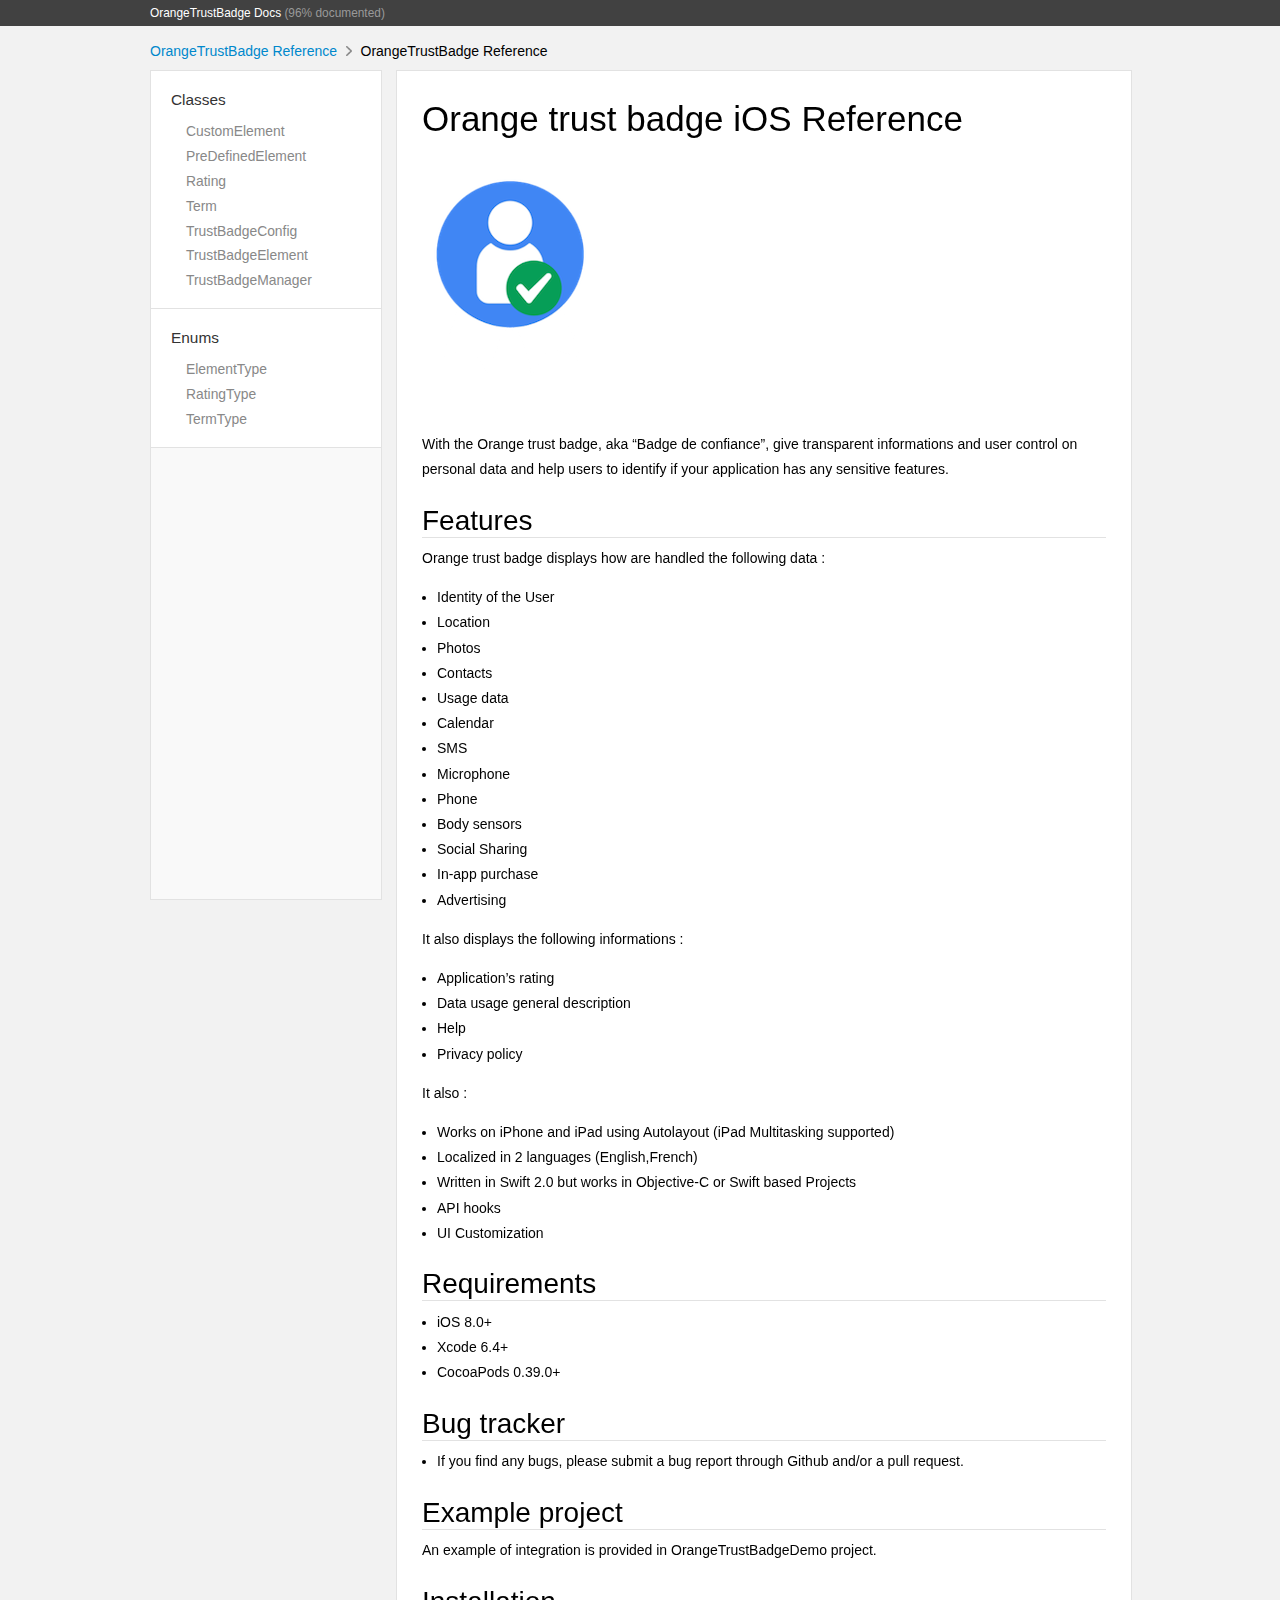
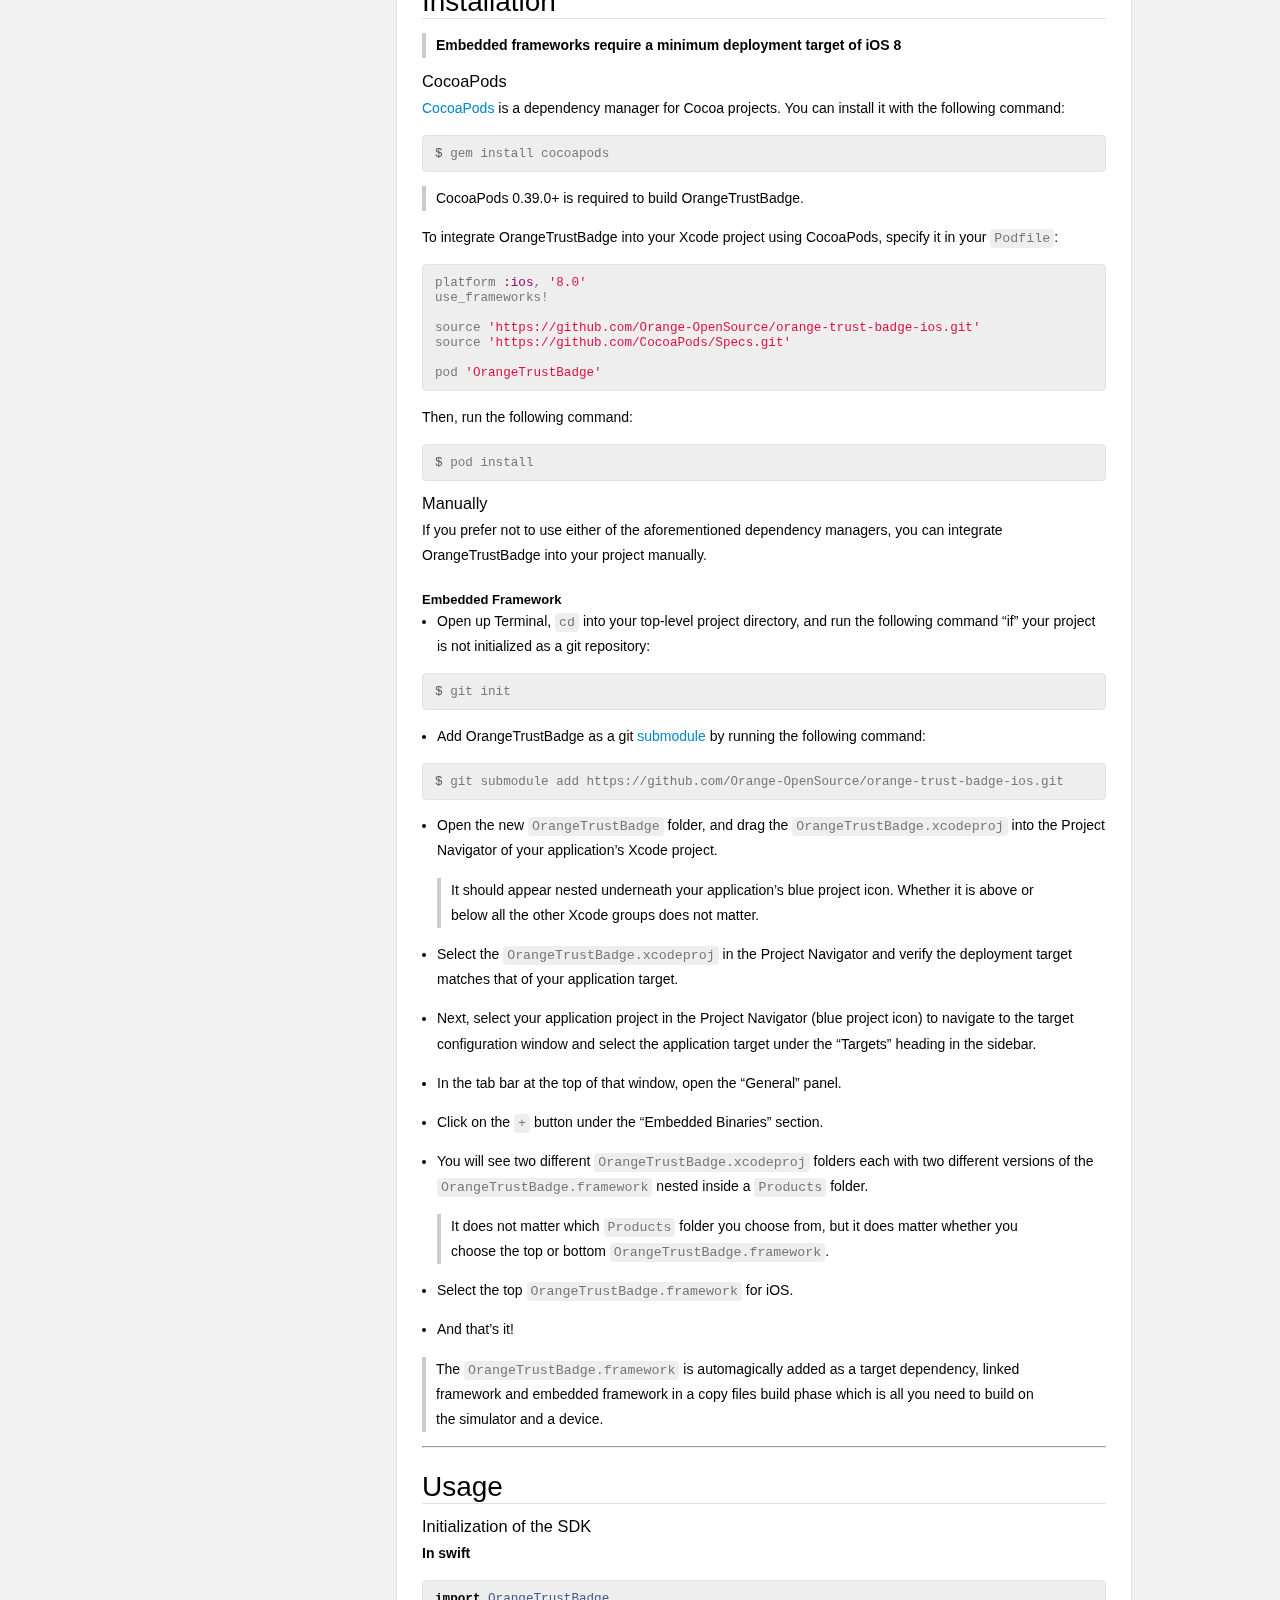
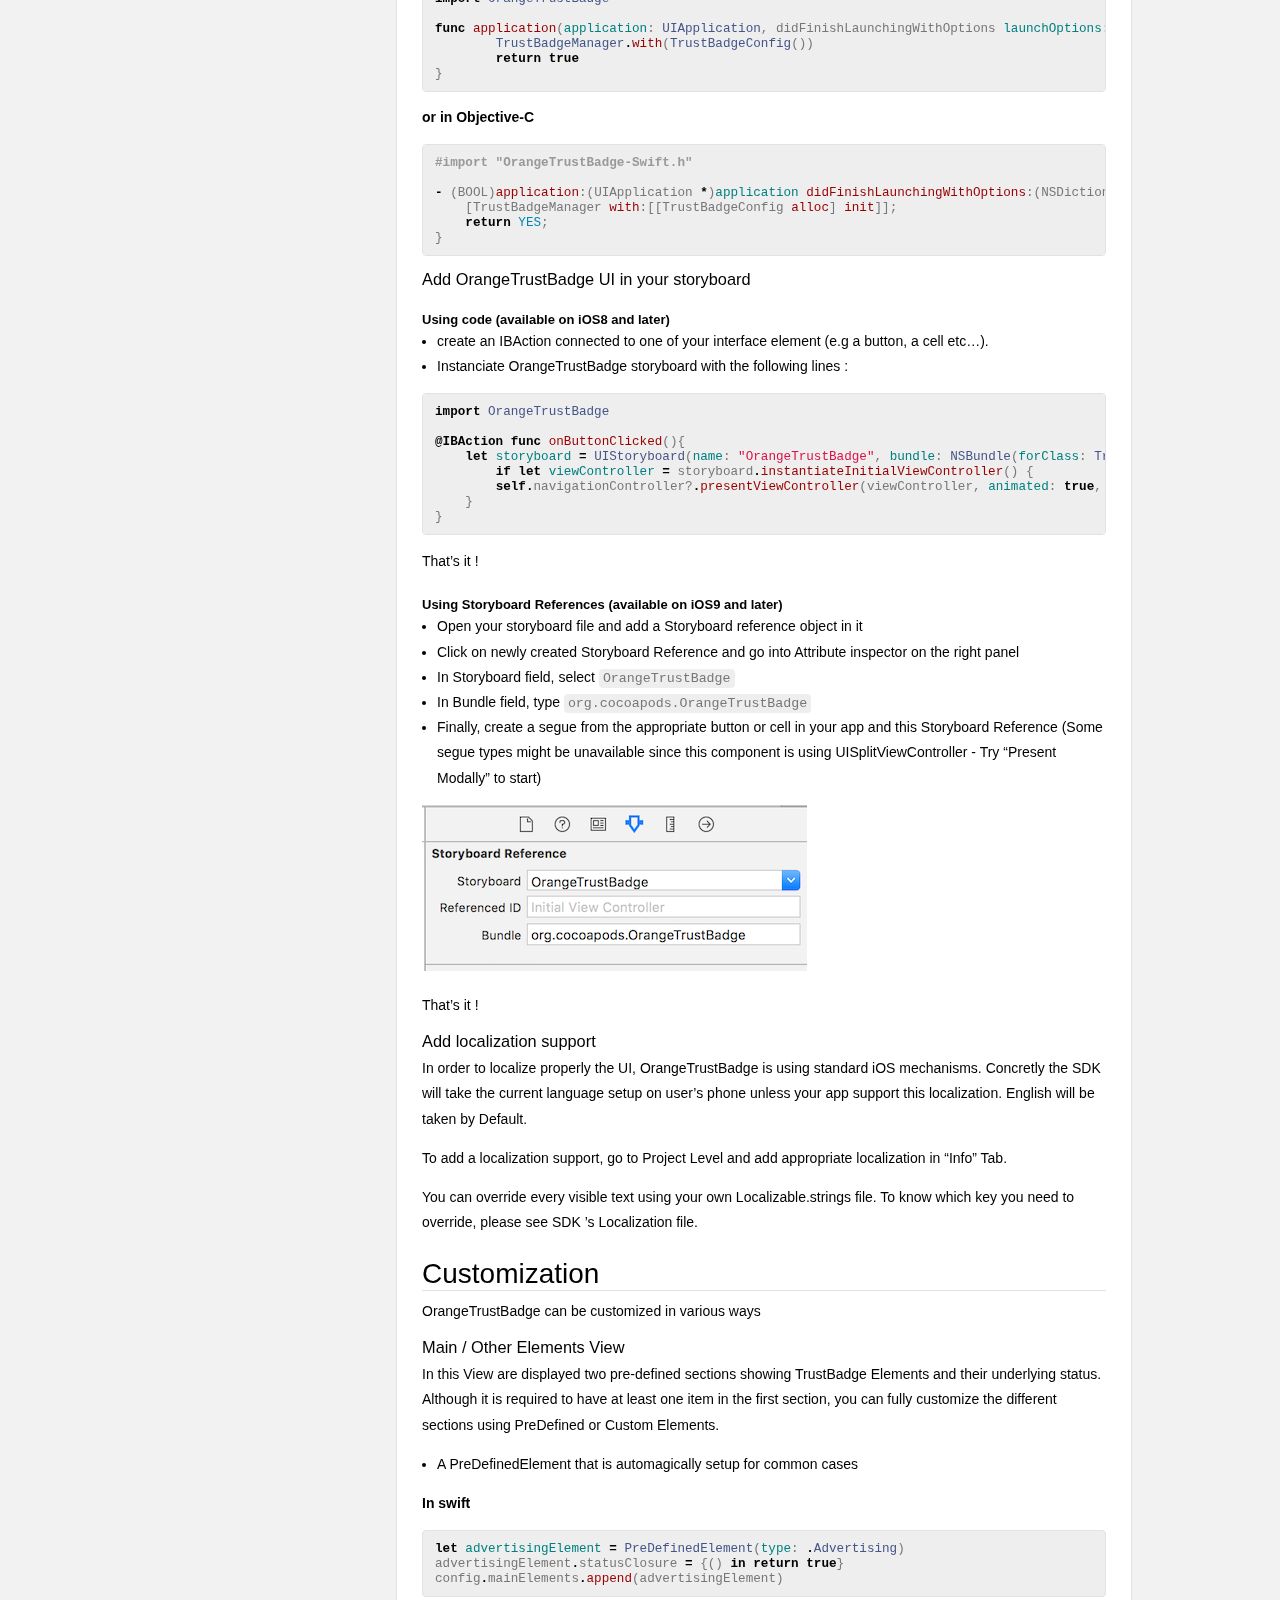
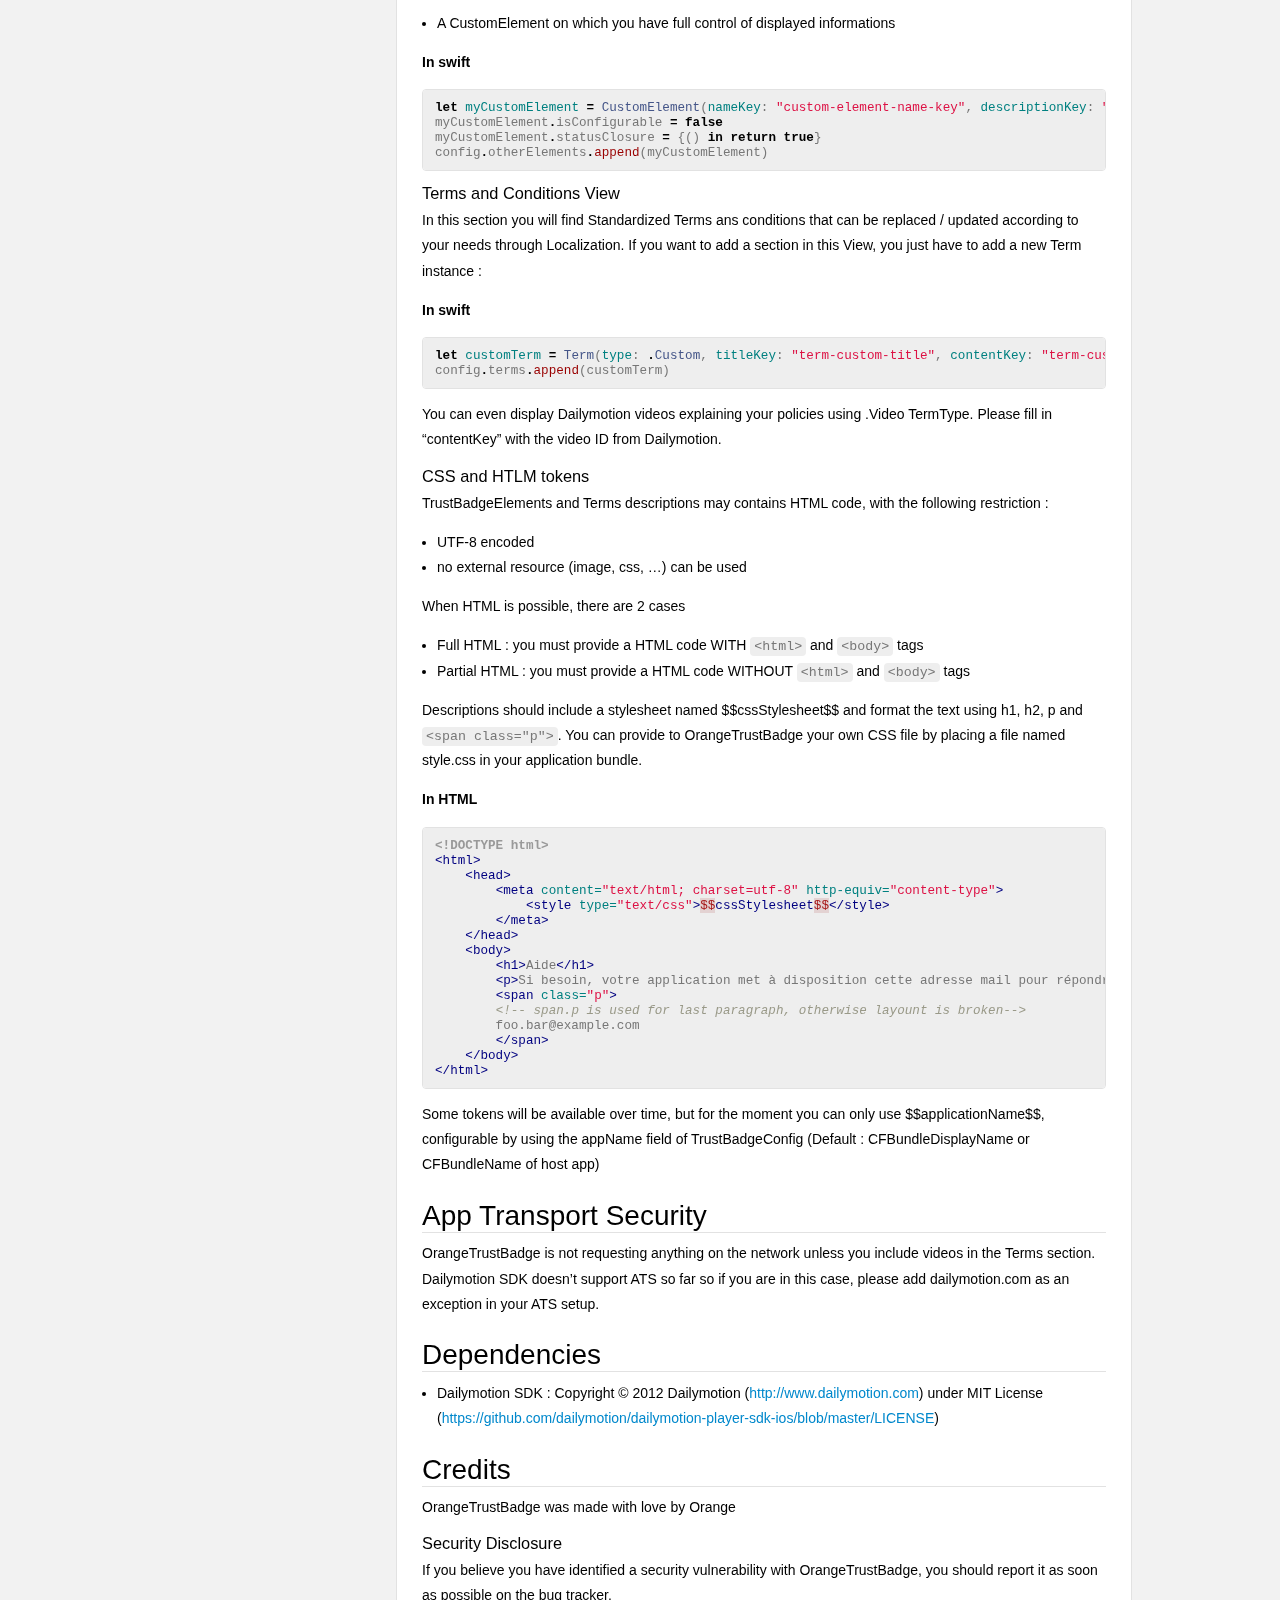
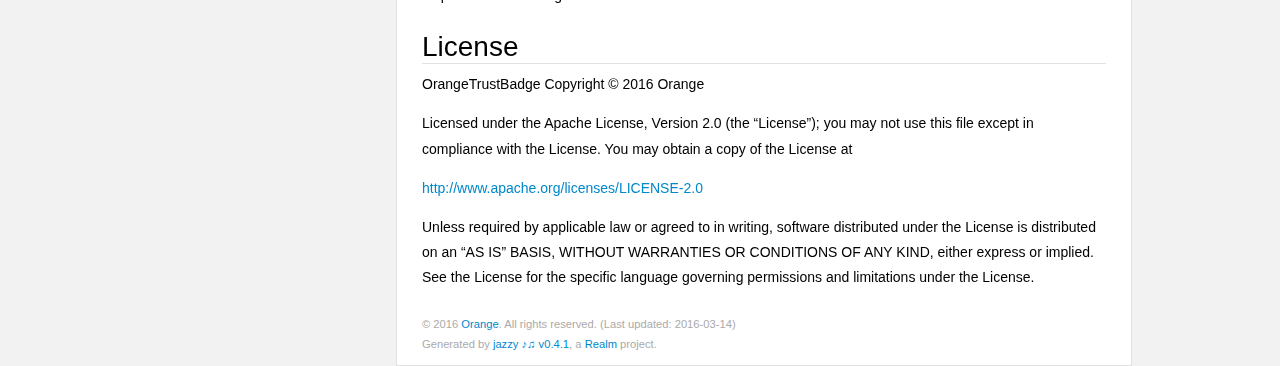
<file: docs/index.html>
<!DOCTYPE html>
<html lang="en">
  <head>
    <title>OrangeTrustBadge  Reference</title>
    <link rel="stylesheet" type="text/css" href="css/jazzy.css" />
    <link rel="stylesheet" type="text/css" href="css/highlight.css" />
    <meta charset='utf-8'>
    <script src="js/jquery.min.js" defer></script>
    <script src="js/jazzy.js" defer></script>
  </head>
  <body>
    <a title="OrangeTrustBadge  Reference"></a>
    <header>
      <div class="content-wrapper">
        <p><a href="index.html">OrangeTrustBadge Docs</a> (96% documented)</p>
      </div>
    </header>
    <div class="content-wrapper">
      <p id="breadcrumbs">
        <a href="index.html">OrangeTrustBadge Reference</a>
        <img id="carat" src="img/carat.png" />
        OrangeTrustBadge  Reference
      </p>
    </div>
    <div class="content-wrapper">
      <nav class="sidebar">
        <ul class="nav-groups">
          <li class="nav-group-name">
            <a href="Classes.html">Classes</a>
            <ul class="nav-group-tasks">
              <li class="nav-group-task">
                <a href="Classes/CustomElement.html">CustomElement</a>
              </li>
              <li class="nav-group-task">
                <a href="Classes/PreDefinedElement.html">PreDefinedElement</a>
              </li>
              <li class="nav-group-task">
                <a href="Classes/Rating.html">Rating</a>
              </li>
              <li class="nav-group-task">
                <a href="Classes/Term.html">Term</a>
              </li>
              <li class="nav-group-task">
                <a href="Classes/TrustBadgeConfig.html">TrustBadgeConfig</a>
              </li>
              <li class="nav-group-task">
                <a href="Classes/TrustBadgeElement.html">TrustBadgeElement</a>
              </li>
              <li class="nav-group-task">
                <a href="Classes/TrustBadgeManager.html">TrustBadgeManager</a>
              </li>
            </ul>
          </li>
          <li class="nav-group-name">
            <a href="Enums.html">Enums</a>
            <ul class="nav-group-tasks">
              <li class="nav-group-task">
                <a href="Enums/ElementType.html">ElementType</a>
              </li>
              <li class="nav-group-task">
                <a href="Enums/RatingType.html">RatingType</a>
              </li>
              <li class="nav-group-task">
                <a href="Enums/TermType.html">TermType</a>
              </li>
            </ul>
          </li>
        </ul>
      </nav>
      <article class="main-content">
        <section>
          <section class="section">
            
            <a href='#orange_trust_badge_ios_reference' class='anchor' aria-hidden=true><span class="header-anchor"></span></a><h1 id='orange_trust_badge_ios_reference'>Orange trust badge iOS Reference</h1>

<p><img src="./img/logo.png" alt="Orange trust badge : your privacy first"></p>

<p>With the Orange trust badge, aka <q>Badge de confiance</q>, give transparent informations and user control on personal data and help users to identify if your application has any sensitive features.</p>
<a href='#features' class='anchor' aria-hidden=true><span class="header-anchor"></span></a><h2 id='features'>Features</h2>

<p>Orange trust badge displays how are handled the following data :</p>

<ul>
<li>Identity of the User</li>
<li>Location</li>
<li>Photos</li>
<li>Contacts</li>
<li>Usage data</li>
<li>Calendar</li>
<li>SMS</li>
<li>Microphone</li>
<li>Phone</li>
<li>Body sensors</li>
<li>Social Sharing</li>
<li>In-app purchase</li>
<li>Advertising</li>
</ul>

<p>It also displays the following informations :</p>

<ul>
<li>Application&rsquo;s rating</li>
<li>Data usage general description</li>
<li>Help</li>
<li>Privacy policy</li>
</ul>

<p>It also :</p>

<ul>
<li>Works on iPhone and iPad using Autolayout (iPad Multitasking supported)</li>
<li>Localized in 2 languages (English,French)</li>
<li>Written in Swift 2.0 but works in Objective-C or Swift based Projects</li>
<li>API hooks</li>
<li>UI Customization</li>
</ul>
<a href='#requirements' class='anchor' aria-hidden=true><span class="header-anchor"></span></a><h2 id='requirements'>Requirements</h2>

<ul>
<li>iOS 8.0+</li>
<li>Xcode 6.4+</li>
<li>CocoaPods 0.39.0+</li>
</ul>
<a href='#bug_tracker' class='anchor' aria-hidden=true><span class="header-anchor"></span></a><h2 id='bug_tracker'>Bug tracker</h2>

<ul>
<li>If you find any bugs, please submit a bug report through Github and/or a pull request.</li>
</ul>
<a href='#example_project' class='anchor' aria-hidden=true><span class="header-anchor"></span></a><h2 id='example_project'>Example project</h2>

<p>An example of integration is provided in OrangeTrustBadgeDemo project.</p>
<a href='#installation' class='anchor' aria-hidden=true><span class="header-anchor"></span></a><h2 id='installation'>Installation</h2>

<blockquote>
<p><strong>Embedded frameworks require a minimum deployment target of iOS 8</strong></p>
</blockquote>
<a href='#cocoapods' class='anchor' aria-hidden=true><span class="header-anchor"></span></a><h3 id='cocoapods'>CocoaPods</h3>

<p><a href="http://cocoapods.org">CocoaPods</a> is a dependency manager for Cocoa projects. You can install it with the following command:</p>
<pre class="highlight shell"><code><span class="gp">$ </span>gem install cocoapods
</code></pre>

<blockquote>
<p>CocoaPods 0.39.0+ is required to build OrangeTrustBadge.</p>
</blockquote>

<p>To integrate OrangeTrustBadge into your Xcode project using CocoaPods, specify it in your <code>Podfile</code>:</p>
<pre class="highlight ruby"><code><span class="n">platform</span> <span class="ss">:ios</span><span class="p">,</span> <span class="s1">'8.0'</span>
<span class="n">use_frameworks!</span>

<span class="n">source</span> <span class="s1">'https://github.com/Orange-OpenSource/orange-trust-badge-ios.git'</span>
<span class="n">source</span> <span class="s1">'https://github.com/CocoaPods/Specs.git'</span>

<span class="n">pod</span> <span class="s1">'OrangeTrustBadge'</span>
</code></pre>

<p>Then, run the following command:</p>
<pre class="highlight shell"><code><span class="gp">$ </span>pod install
</code></pre>
<a href='#manually' class='anchor' aria-hidden=true><span class="header-anchor"></span></a><h3 id='manually'>Manually</h3>

<p>If you prefer not to use either of the aforementioned dependency managers, you can integrate OrangeTrustBadge into your project manually.</p>
<a href='#embedded_framework' class='anchor' aria-hidden=true><span class="header-anchor"></span></a><h4 id='embedded_framework'>Embedded Framework</h4>

<ul>
<li>Open up Terminal, <code>cd</code> into your top-level project directory, and run the following command <q>if</q> your project is not initialized as a git repository:</li>
</ul>
<pre class="highlight shell"><code><span class="gp">$ </span>git init
</code></pre>

<ul>
<li>Add OrangeTrustBadge as a git <a href="http://git-scm.com/docs/git-submodule">submodule</a> by running the following command:</li>
</ul>
<pre class="highlight shell"><code><span class="gp">$ </span>git submodule add https://github.com/Orange-OpenSource/orange-trust-badge-ios.git
</code></pre>

<ul>
<li><p>Open the new <code>OrangeTrustBadge</code> folder, and drag the <code>OrangeTrustBadge.xcodeproj</code> into the Project Navigator of your application&rsquo;s Xcode project.</p>

<blockquote>
<p>It should appear nested underneath your application&rsquo;s blue project icon. Whether it is above or below all the other Xcode groups does not matter.</p>
</blockquote></li>
<li><p>Select the <code>OrangeTrustBadge.xcodeproj</code> in the Project Navigator and verify the deployment target matches that of your application target.</p></li>
<li><p>Next, select your application project in the Project Navigator (blue project icon) to navigate to the target configuration window and select the application target under the <q>Targets</q> heading in the sidebar.</p></li>
<li><p>In the tab bar at the top of that window, open the <q>General</q> panel.</p></li>
<li><p>Click on the <code>+</code> button under the <q>Embedded Binaries</q> section.</p></li>
<li><p>You will see two different <code>OrangeTrustBadge.xcodeproj</code> folders each with two different versions of the <code>OrangeTrustBadge.framework</code> nested inside a <code>Products</code> folder.</p>

<blockquote>
<p>It does not matter which <code>Products</code> folder you choose from, but it does matter whether you choose the top or bottom <code>OrangeTrustBadge.framework</code>. </p>
</blockquote></li>
<li><p>Select the top <code>OrangeTrustBadge.framework</code> for iOS.</p></li>
<li><p>And that&rsquo;s it!</p></li>
</ul>

<blockquote>
<p>The <code>OrangeTrustBadge.framework</code> is automagically added as a target dependency, linked framework and embedded framework in a copy files build phase which is all you need to build on the simulator and a device.</p>
</blockquote>

<hr>
<a href='#usage' class='anchor' aria-hidden=true><span class="header-anchor"></span></a><h2 id='usage'>Usage</h2>
<a href='#initialization_of_the_sdk' class='anchor' aria-hidden=true><span class="header-anchor"></span></a><h3 id='initialization_of_the_sdk'>Initialization of the SDK</h3>

<p><strong>In swift</strong></p>
<pre class="highlight swift"><code><span class="kd">import</span> <span class="kt">OrangeTrustBadge</span>

<span class="kd">func</span> <span class="nf">application</span><span class="p">(</span><span class="nv">application</span><span class="p">:</span> <span class="kt">UIApplication</span><span class="p">,</span> <span class="n">didFinishLaunchingWithOptions</span> <span class="nv">launchOptions</span><span class="p">:</span> <span class="p">[</span><span class="kt">NSObject</span><span class="p">:</span> <span class="kt">AnyObject</span><span class="p">]?)</span> <span class="o">-&gt;</span> <span class="kt">Bool</span> <span class="p">{</span>
        <span class="kt">TrustBadgeManager</span><span class="o">.</span><span class="nf">with</span><span class="p">(</span><span class="kt">TrustBadgeConfig</span><span class="p">())</span>
        <span class="k">return</span> <span class="kc">true</span>
<span class="p">}</span>
</code></pre>

<p><strong>or in Objective-C</strong></p>
<pre class="highlight objective_c"><code><span class="cp">#import "OrangeTrustBadge-Swift.h"
</span>
<span class="k">-</span> <span class="p">(</span><span class="n">BOOL</span><span class="p">)</span><span class="nf">application</span><span class="p">:(</span><span class="n">UIApplication</span> <span class="o">*</span><span class="p">)</span><span class="nv">application</span> <span class="nf">didFinishLaunchingWithOptions</span><span class="p">:(</span><span class="n">NSDictionary</span> <span class="o">*</span><span class="p">)</span><span class="nv">launchOptions</span> <span class="p">{</span>
    <span class="p">[</span><span class="n">TrustBadgeManager</span> <span class="nf">with</span><span class="p">:[[</span><span class="n">TrustBadgeConfig</span> <span class="nf">alloc</span><span class="p">]</span> <span class="nf">init</span><span class="p">]];</span>
    <span class="k">return</span> <span class="nb">YES</span><span class="p">;</span>
<span class="p">}</span>
</code></pre>
<a href='#add_orangetrustbadge_ui_in_your_storyboard' class='anchor' aria-hidden=true><span class="header-anchor"></span></a><h3 id='add_orangetrustbadge_ui_in_your_storyboard'>Add OrangeTrustBadge UI in your storyboard</h3>
<a href='#using_code_available_on_ios8_and_later' class='anchor' aria-hidden=true><span class="header-anchor"></span></a><h4 id='using_code_available_on_ios8_and_later'>Using code (available on iOS8 and later)</h4>

<ul>
<li>create an IBAction connected to one of your interface element (e.g a button, a cell etc&hellip;).</li>
<li>Instanciate OrangeTrustBadge storyboard with the following lines :</li>
</ul>
<pre class="highlight swift"><code><span class="kd">import</span> <span class="kt">OrangeTrustBadge</span>

<span class="kd">@IBAction</span> <span class="kd">func</span> <span class="nf">onButtonClicked</span><span class="p">(){</span>
    <span class="k">let</span> <span class="nv">storyboard</span> <span class="o">=</span> <span class="kt">UIStoryboard</span><span class="p">(</span><span class="nv">name</span><span class="p">:</span> <span class="s">"OrangeTrustBadge"</span><span class="p">,</span> <span class="nv">bundle</span><span class="p">:</span> <span class="kt">NSBundle</span><span class="p">(</span><span class="nv">forClass</span><span class="p">:</span> <span class="kt">TrustBadgeManager</span><span class="o">.</span><span class="k">self</span><span class="p">))</span>
        <span class="k">if</span> <span class="k">let</span> <span class="nv">viewController</span> <span class="o">=</span> <span class="n">storyboard</span><span class="o">.</span><span class="nf">instantiateInitialViewController</span><span class="p">()</span> <span class="p">{</span>
        <span class="k">self</span><span class="o">.</span><span class="n">navigationController</span><span class="p">?</span><span class="o">.</span><span class="nf">presentViewController</span><span class="p">(</span><span class="n">viewController</span><span class="p">,</span> <span class="nv">animated</span><span class="p">:</span> <span class="kc">true</span><span class="p">,</span> <span class="nv">completion</span><span class="p">:</span> <span class="kc">nil</span><span class="p">)</span>
    <span class="p">}</span>
<span class="p">}</span>
</code></pre>

<p>That&rsquo;s it !</p>
<a href='#using_storyboard_references_available_on_ios9_and_later' class='anchor' aria-hidden=true><span class="header-anchor"></span></a><h4 id='using_storyboard_references_available_on_ios9_and_later'>Using Storyboard References (available on iOS9 and later)</h4>

<ul>
<li>Open your storyboard file and add a Storyboard reference object in it</li>
<li>Click on newly created Storyboard Reference and go into Attribute inspector on the right panel</li>
<li>In Storyboard field, select <code>OrangeTrustBadge</code></li>
<li>In Bundle field, type <code>org.cocoapods.OrangeTrustBadge</code></li>
<li>Finally, create a segue from the appropriate button or cell in your app and this Storyboard Reference (Some segue types might be unavailable since this component is using UISplitViewController - Try <q>Present Modally</q> to start)</li>
</ul>

<p><img src="img/inspector.png" alt="inspector"></p>

<p>That&rsquo;s it !</p>
<a href='#add_localization_support' class='anchor' aria-hidden=true><span class="header-anchor"></span></a><h3 id='add_localization_support'>Add localization support</h3>

<p>In order to localize properly the UI, OrangeTrustBadge is using standard iOS mechanisms.
Concretly the SDK will take the current language setup on user&rsquo;s phone unless your app support this localization. English will be taken by Default.</p>

<p>To add a localization support, go to Project Level and add appropriate localization in <q>Info</q> Tab.</p>

<p>You can override every visible text using your own Localizable.strings file. To know which key you need to override, please see SDK &rsquo;s Localization file.</p>
<a href='#customization' class='anchor' aria-hidden=true><span class="header-anchor"></span></a><h2 id='customization'>Customization</h2>

<p>OrangeTrustBadge can be customized in various ways</p>
<a href='#main_other_elements_view' class='anchor' aria-hidden=true><span class="header-anchor"></span></a><h3 id='main_other_elements_view'>Main / Other Elements View</h3>

<p>In this View are displayed two pre-defined sections showing TrustBadge Elements and their underlying status. Although it is required to have at least one item in the first section, you can fully customize the different sections using PreDefined or Custom Elements.</p>

<ul>
<li>A PreDefinedElement that is automagically setup for common cases</li>
</ul>

<p><strong>In swift</strong></p>
<pre class="highlight swift"><code><span class="k">let</span> <span class="nv">advertisingElement</span> <span class="o">=</span> <span class="kt">PreDefinedElement</span><span class="p">(</span><span class="nv">type</span><span class="p">:</span> <span class="o">.</span><span class="kt">Advertising</span><span class="p">)</span>
<span class="n">advertisingElement</span><span class="o">.</span><span class="n">statusClosure</span> <span class="o">=</span> <span class="p">{()</span> <span class="k">in</span> <span class="k">return</span> <span class="kc">true</span><span class="p">}</span>
<span class="n">config</span><span class="o">.</span><span class="n">mainElements</span><span class="o">.</span><span class="nf">append</span><span class="p">(</span><span class="n">advertisingElement</span><span class="p">)</span>
</code></pre>

<ul>
<li>A CustomElement on which you have full control of displayed informations</li>
</ul>

<p><strong>In swift</strong></p>
<pre class="highlight swift"><code><span class="k">let</span> <span class="nv">myCustomElement</span> <span class="o">=</span> <span class="kt">CustomElement</span><span class="p">(</span><span class="nv">nameKey</span><span class="p">:</span> <span class="s">"custom-element-name-key"</span><span class="p">,</span> <span class="nv">descriptionKey</span><span class="p">:</span> <span class="s">"custom-element-description-key"</span><span class="p">,</span> <span class="nv">statusEnabledIconName</span><span class="p">:</span> <span class="s">"custom-element-enabled-icon"</span><span class="p">,</span> <span class="nv">statusDisabledIconName</span><span class="p">:</span> <span class="s">"custom-element-disabled-icon"</span><span class="p">)</span>
<span class="n">myCustomElement</span><span class="o">.</span><span class="n">isConfigurable</span> <span class="o">=</span> <span class="kc">false</span>
<span class="n">myCustomElement</span><span class="o">.</span><span class="n">statusClosure</span> <span class="o">=</span> <span class="p">{()</span> <span class="k">in</span> <span class="k">return</span> <span class="kc">true</span><span class="p">}</span>
<span class="n">config</span><span class="o">.</span><span class="n">otherElements</span><span class="o">.</span><span class="nf">append</span><span class="p">(</span><span class="n">myCustomElement</span><span class="p">)</span>
</code></pre>
<a href='#terms_and_conditions_view' class='anchor' aria-hidden=true><span class="header-anchor"></span></a><h3 id='terms_and_conditions_view'>Terms and Conditions View</h3>

<p>In this section you will find Standardized Terms ans conditions that can be replaced / updated according to your needs through Localization.
If you want to add a section in this View, you just have to add a new Term instance :</p>

<p><strong>In swift</strong></p>
<pre class="highlight swift"><code><span class="k">let</span> <span class="nv">customTerm</span> <span class="o">=</span> <span class="kt">Term</span><span class="p">(</span><span class="nv">type</span><span class="p">:</span> <span class="o">.</span><span class="kt">Custom</span><span class="p">,</span> <span class="nv">titleKey</span><span class="p">:</span> <span class="s">"term-custom-title"</span><span class="p">,</span> <span class="nv">contentKey</span><span class="p">:</span> <span class="s">"term-custom-content"</span><span class="p">)</span>
<span class="n">config</span><span class="o">.</span><span class="n">terms</span><span class="o">.</span><span class="nf">append</span><span class="p">(</span><span class="n">customTerm</span><span class="p">)</span>
</code></pre>

<p>You can even display Dailymotion videos explaining your policies using .Video TermType. Please fill in <q>contentKey</q> with the video ID from Dailymotion.</p>
<a href='#css_and_htlm_tokens' class='anchor' aria-hidden=true><span class="header-anchor"></span></a><h3 id='css_and_htlm_tokens'>CSS and HTLM tokens</h3>

<p>TrustBadgeElements and Terms descriptions may contains HTML code, with the following restriction :</p>

<ul>
<li>UTF-8 encoded</li>
<li>no external resource (image, css, &hellip;) can be used</li>
</ul>

<p>When HTML is possible, there are 2 cases</p>

<ul>
<li>Full HTML : you must provide a HTML code WITH <code>&lt;html&gt;</code> and <code>&lt;body&gt;</code> tags</li>
<li>Partial HTML : you must provide a HTML code WITHOUT <code>&lt;html&gt;</code> and <code>&lt;body&gt;</code> tags</li>
</ul>

<p>Descriptions should include a stylesheet named $$cssStylesheet$$ and format the text using h1, h2, p and <code>&lt;span class=&quot;p&quot;&gt;</code>.
You can provide to OrangeTrustBadge your own CSS file by placing a file named style.css in your application bundle.</p>

<p><strong>In HTML</strong></p>
<pre class="highlight html"><code><span class="cp">&lt;!DOCTYPE html&gt;</span>
<span class="nt">&lt;html&gt;</span>
    <span class="nt">&lt;head&gt;</span>
        <span class="nt">&lt;meta</span> <span class="na">content=</span><span class="s">"text/html; charset=utf-8"</span> <span class="na">http-equiv=</span><span class="s">"content-type"</span><span class="nt">&gt;</span>
            <span class="nt">&lt;style </span><span class="na">type=</span><span class="s">"text/css"</span><span class="nt">&gt;</span><span class="err">$$</span><span class="nt">cssStylesheet</span><span class="err">$$</span><span class="nt">&lt;/style&gt;</span>
        <span class="nt">&lt;/meta&gt;</span>
    <span class="nt">&lt;/head&gt;</span>
    <span class="nt">&lt;body&gt;</span>
        <span class="nt">&lt;h1&gt;</span>Aide<span class="nt">&lt;/h1&gt;</span>
        <span class="nt">&lt;p&gt;</span>Si besoin, votre application met à disposition cette adresse mail pour répondre à vos questions :<span class="nt">&lt;/p&gt;</span>
        <span class="nt">&lt;span</span> <span class="na">class=</span><span class="s">"p"</span><span class="nt">&gt;</span>
        <span class="c">&lt;!-- span.p is used for last paragraph, otherwise layount is broken--&gt;</span>
        foo.bar@example.com
        <span class="nt">&lt;/span&gt;</span>
    <span class="nt">&lt;/body&gt;</span>
<span class="nt">&lt;/html&gt;</span>
</code></pre>

<p>Some tokens will be available over time, but for the moment you can only use $$applicationName$$, configurable by using the appName field of TrustBadgeConfig (Default : CFBundleDisplayName or CFBundleName of host app)</p>
<a href='#app_transport_security' class='anchor' aria-hidden=true><span class="header-anchor"></span></a><h2 id='app_transport_security'>App Transport Security</h2>

<p>OrangeTrustBadge is not requesting anything on the network unless you include videos in the Terms section. Dailymotion SDK doesn&rsquo;t support ATS so far so if you are in this case, please add dailymotion.com as an exception in your ATS setup. </p>
<a href='#dependencies' class='anchor' aria-hidden=true><span class="header-anchor"></span></a><h2 id='dependencies'>Dependencies</h2>

<ul>
<li>Dailymotion SDK : Copyright &copy; 2012 Dailymotion (<a href="http://www.dailymotion.com">http://www.dailymotion.com</a>) under MIT License (<a href="https://github.com/dailymotion/dailymotion-player-sdk-ios/blob/master/LICENSE">https://github.com/dailymotion/dailymotion-player-sdk-ios/blob/master/LICENSE</a>)</li>
</ul>
<a href='#credits' class='anchor' aria-hidden=true><span class="header-anchor"></span></a><h2 id='credits'>Credits</h2>

<p>OrangeTrustBadge was made with love by Orange</p>
<a href='#security_disclosure' class='anchor' aria-hidden=true><span class="header-anchor"></span></a><h3 id='security_disclosure'>Security Disclosure</h3>

<p>If you believe you have identified a security vulnerability with OrangeTrustBadge, you should report it as soon as possible on the bug tracker.</p>
<a href='#license' class='anchor' aria-hidden=true><span class="header-anchor"></span></a><h2 id='license'>License</h2>

<p>OrangeTrustBadge 
Copyright &copy; 2016 Orange</p>

<p>Licensed under the Apache License, Version 2.0 (the <q>License</q>);
you may not use this file except in compliance with the License.
You may obtain a copy of the License at</p>

<p><a href="http://www.apache.org/licenses/LICENSE-2.0">http://www.apache.org/licenses/LICENSE-2.0</a></p>

<p>Unless required by applicable law or agreed to in writing, software
distributed under the License is distributed on an <q>AS IS</q> BASIS,
WITHOUT WARRANTIES OR CONDITIONS OF ANY KIND, either express or implied.
See the License for the specific language governing permissions and
limitations under the License.</p>

          </section>
        </section>
        <section id="footer">
          <p>&copy; 2016 <a class="link" href="https://github.com/Orange-OpenSource/orange-trust-badge-ios.git" target="_blank" rel="external">Orange</a>. All rights reserved. (Last updated: 2016-03-14)</p>
          <p>Generated by <a class="link" href="https://github.com/realm/jazzy" target="_blank" rel="external">jazzy ♪♫ v0.4.1</a>, a <a class="link" href="http://realm.io" target="_blank" rel="external">Realm</a> project.</p>
        </section>
      </article>
    </div>
  </body>
</div>
</html>
</file>
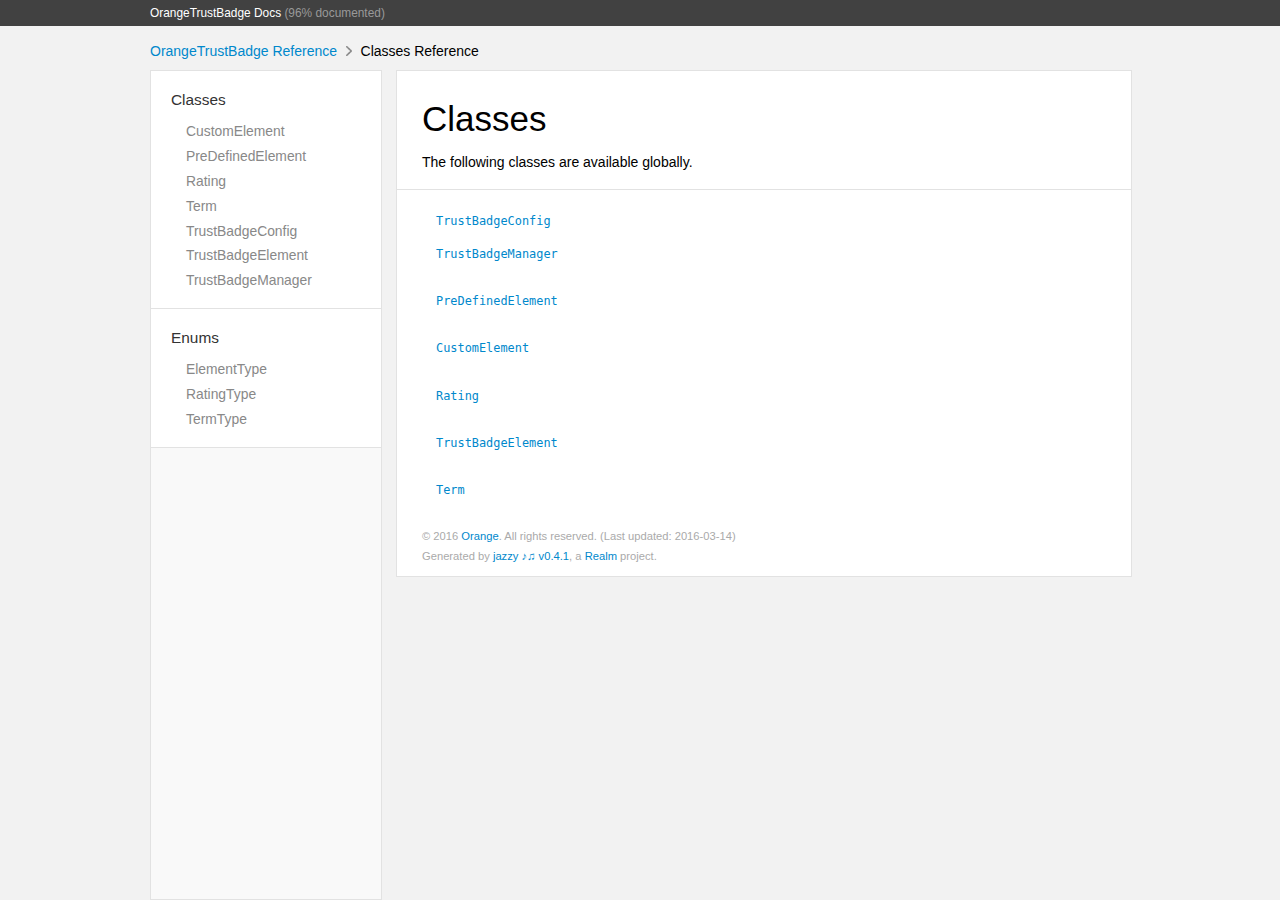
<file: docs/Classes.html>
<!DOCTYPE html>
<html lang="en">
  <head>
    <title>Classes  Reference</title>
    <link rel="stylesheet" type="text/css" href="css/jazzy.css" />
    <link rel="stylesheet" type="text/css" href="css/highlight.css" />
    <meta charset='utf-8'>
    <script src="js/jquery.min.js" defer></script>
    <script src="js/jazzy.js" defer></script>
  </head>
  <body>
    <a title="Classes  Reference"></a>
    <header>
      <div class="content-wrapper">
        <p><a href="index.html">OrangeTrustBadge Docs</a> (96% documented)</p>
      </div>
    </header>
    <div class="content-wrapper">
      <p id="breadcrumbs">
        <a href="index.html">OrangeTrustBadge Reference</a>
        <img id="carat" src="img/carat.png" />
        Classes  Reference
      </p>
    </div>
    <div class="content-wrapper">
      <nav class="sidebar">
        <ul class="nav-groups">
          <li class="nav-group-name">
            <a href="Classes.html">Classes</a>
            <ul class="nav-group-tasks">
              <li class="nav-group-task">
                <a href="Classes/CustomElement.html">CustomElement</a>
              </li>
              <li class="nav-group-task">
                <a href="Classes/PreDefinedElement.html">PreDefinedElement</a>
              </li>
              <li class="nav-group-task">
                <a href="Classes/Rating.html">Rating</a>
              </li>
              <li class="nav-group-task">
                <a href="Classes/Term.html">Term</a>
              </li>
              <li class="nav-group-task">
                <a href="Classes/TrustBadgeConfig.html">TrustBadgeConfig</a>
              </li>
              <li class="nav-group-task">
                <a href="Classes/TrustBadgeElement.html">TrustBadgeElement</a>
              </li>
              <li class="nav-group-task">
                <a href="Classes/TrustBadgeManager.html">TrustBadgeManager</a>
              </li>
            </ul>
          </li>
          <li class="nav-group-name">
            <a href="Enums.html">Enums</a>
            <ul class="nav-group-tasks">
              <li class="nav-group-task">
                <a href="Enums/ElementType.html">ElementType</a>
              </li>
              <li class="nav-group-task">
                <a href="Enums/RatingType.html">RatingType</a>
              </li>
              <li class="nav-group-task">
                <a href="Enums/TermType.html">TermType</a>
              </li>
            </ul>
          </li>
        </ul>
      </nav>
      <article class="main-content">
        <section>
          <section class="section">
            <h1>Classes</h1>
            <p>The following classes are available globally.</p>

          </section>
          <section class="section task-group-section">
            <div class="task-group">
              <ul>
                <li class="item">
                  <div>
                    <code>
                    <a name="/s:C16OrangeTrustBadge16TrustBadgeConfig"></a>
                    <a name="//apple_ref/swift/Class/TrustBadgeConfig" class="dashAnchor"></a>
                    <a class="token" href="#/s:C16OrangeTrustBadge16TrustBadgeConfig">TrustBadgeConfig</a>
                    </code>
                  </div>
                  <div class="height-container">
                    <div class="pointer-container"></div>
                    <section class="section">
                      <div class="pointer"></div>
                      <div class="abstract">
                        <p>TrustBadgeConfig aims to encapsulate all the configuration variables and custom handlers of TrustBadgeManager</p>

                        <a href="Classes/TrustBadgeConfig.html" class="slightly-smaller">See more</a>
                      </div>
                      <div class="declaration">
                        <h4>Declaration</h4>
                        <div class="language">
                          <p class="aside-title">Swift</p>
                          <pre class="highlight"><code><span class="kd">public</span> <span class="kd">class</span> <span class="kt">TrustBadgeConfig</span> <span class="p">:</span> <span class="kt">NSObject</span></code></pre>

                        </div>
                      </div>
                    </section>
                  </div>
                </li>
                <li class="item">
                  <div>
                    <code>
                    <a name="/s:C16OrangeTrustBadge17TrustBadgeManager"></a>
                    <a name="//apple_ref/swift/Class/TrustBadgeManager" class="dashAnchor"></a>
                    <a class="token" href="#/s:C16OrangeTrustBadge17TrustBadgeManager">TrustBadgeManager</a>
                    </code>
                  </div>
                  <div class="height-container">
                    <div class="pointer-container"></div>
                    <section class="section">
                      <div class="pointer"></div>
                      <div class="abstract">
                        <p>TrustBadgeManager Class is the heart of OrangeTrustBadge</p>

                        <a href="Classes/TrustBadgeManager.html" class="slightly-smaller">See more</a>
                      </div>
                      <div class="declaration">
                        <h4>Declaration</h4>
                        <div class="language">
                          <p class="aside-title">Swift</p>
                          <pre class="highlight"><code><span class="kd">public</span> <span class="kd">class</span> <span class="kt">TrustBadgeManager</span><span class="p">:</span> <span class="kt">NSObject</span></code></pre>

                        </div>
                      </div>
                    </section>
                  </div>
                </li>
              </ul>
            </div>
            <div class="task-group">
              <ul>
                <li class="item">
                  <div>
                    <code>
                    <a name="/s:C16OrangeTrustBadge17PreDefinedElement"></a>
                    <a name="//apple_ref/swift/Class/PreDefinedElement" class="dashAnchor"></a>
                    <a class="token" href="#/s:C16OrangeTrustBadge17PreDefinedElement">PreDefinedElement</a>
                    </code>
                  </div>
                  <div class="height-container">
                    <div class="pointer-container"></div>
                    <section class="section">
                      <div class="pointer"></div>
                      <div class="abstract">
                        <p>A PreDefinedElement is a pre-defined TrustBadgeElement, often backed by a system-permission (e.g. Location for instance)</p>

                        <a href="Classes/PreDefinedElement.html" class="slightly-smaller">See more</a>
                      </div>
                      <div class="declaration">
                        <h4>Declaration</h4>
                        <div class="language">
                          <p class="aside-title">Swift</p>
                          <pre class="highlight"><code><span class="kd">public</span> <span class="kd">class</span> <span class="kt">PreDefinedElement</span><span class="p">:</span> <span class="kt">TrustBadgeElement</span></code></pre>

                        </div>
                      </div>
                    </section>
                  </div>
                </li>
              </ul>
            </div>
            <div class="task-group">
              <ul>
                <li class="item">
                  <div>
                    <code>
                    <a name="/s:C16OrangeTrustBadge13CustomElement"></a>
                    <a name="//apple_ref/swift/Class/CustomElement" class="dashAnchor"></a>
                    <a class="token" href="#/s:C16OrangeTrustBadge13CustomElement">CustomElement</a>
                    </code>
                  </div>
                  <div class="height-container">
                    <div class="pointer-container"></div>
                    <section class="section">
                      <div class="pointer"></div>
                      <div class="abstract">
                        <p>A CustomElement is a configurable/custom element, often related to your own application logic.</p>

                        <a href="Classes/CustomElement.html" class="slightly-smaller">See more</a>
                      </div>
                      <div class="declaration">
                        <h4>Declaration</h4>
                        <div class="language">
                          <p class="aside-title">Swift</p>
                          <pre class="highlight"><code><span class="kd">public</span> <span class="kd">class</span> <span class="kt">CustomElement</span><span class="p">:</span> <span class="kt">TrustBadgeElement</span></code></pre>

                        </div>
                      </div>
                    </section>
                  </div>
                </li>
              </ul>
            </div>
            <div class="task-group">
              <ul>
                <li class="item">
                  <div>
                    <code>
                    <a name="/s:C16OrangeTrustBadge6Rating"></a>
                    <a name="//apple_ref/swift/Class/Rating" class="dashAnchor"></a>
                    <a class="token" href="#/s:C16OrangeTrustBadge6Rating">Rating</a>
                    </code>
                  </div>
                  <div class="height-container">
                    <div class="pointer-container"></div>
                    <section class="section">
                      <div class="pointer"></div>
                      <div class="abstract">
                        <p>This class aims to encapsulate all informations about a rating (name, description and logo)</p>

                        <a href="Classes/Rating.html" class="slightly-smaller">See more</a>
                      </div>
                      <div class="declaration">
                        <h4>Declaration</h4>
                        <div class="language">
                          <p class="aside-title">Swift</p>
                          <pre class="highlight"><code><span class="kd">public</span> <span class="kd">class</span> <span class="kt">Rating</span><span class="p">:</span> <span class="kt">TrustBadgeElement</span></code></pre>

                        </div>
                      </div>
                    </section>
                  </div>
                </li>
              </ul>
            </div>
            <div class="task-group">
              <ul>
                <li class="item">
                  <div>
                    <code>
                    <a name="/s:C16OrangeTrustBadge17TrustBadgeElement"></a>
                    <a name="//apple_ref/swift/Class/TrustBadgeElement" class="dashAnchor"></a>
                    <a class="token" href="#/s:C16OrangeTrustBadge17TrustBadgeElement">TrustBadgeElement</a>
                    </code>
                  </div>
                  <div class="height-container">
                    <div class="pointer-container"></div>
                    <section class="section">
                      <div class="pointer"></div>
                      <div class="abstract">
                        <ul>
<li>This base class describes minimum informations needed to be displayed into OrangeTrustBadge component.</li>
</ul>

<p>Implementations are available through BasicPermission and CustomPermission class</p>

                        <a href="Classes/TrustBadgeElement.html" class="slightly-smaller">See more</a>
                      </div>
                      <div class="declaration">
                        <h4>Declaration</h4>
                        <div class="language">
                          <p class="aside-title">Swift</p>
                          <pre class="highlight"><code><span class="kd">public</span> <span class="kd">class</span> <span class="kt">TrustBadgeElement</span></code></pre>

                        </div>
                      </div>
                    </section>
                  </div>
                </li>
              </ul>
            </div>
            <div class="task-group">
              <ul>
                <li class="item">
                  <div>
                    <code>
                    <a name="/s:C16OrangeTrustBadge4Term"></a>
                    <a name="//apple_ref/swift/Class/Term" class="dashAnchor"></a>
                    <a class="token" href="#/s:C16OrangeTrustBadge4Term">Term</a>
                    </code>
                  </div>
                  <div class="height-container">
                    <div class="pointer-container"></div>
                    <section class="section">
                      <div class="pointer"></div>
                      <div class="abstract">
                        <p>A Term is a block displayed in <q>Terms</q> section</p>

                        <a href="Classes/Term.html" class="slightly-smaller">See more</a>
                      </div>
                      <div class="declaration">
                        <h4>Declaration</h4>
                        <div class="language">
                          <p class="aside-title">Swift</p>
                          <pre class="highlight"><code><span class="kd">public</span> <span class="kd">class</span> <span class="kt">Term</span><span class="p">:</span> <span class="kt">NSObject</span></code></pre>

                        </div>
                      </div>
                    </section>
                  </div>
                </li>
              </ul>
            </div>
          </section>
        </section>
        <section id="footer">
          <p>&copy; 2016 <a class="link" href="https://github.com/Orange-OpenSource/orange-trust-badge-ios.git" target="_blank" rel="external">Orange</a>. All rights reserved. (Last updated: 2016-03-14)</p>
          <p>Generated by <a class="link" href="https://github.com/realm/jazzy" target="_blank" rel="external">jazzy ♪♫ v0.4.1</a>, a <a class="link" href="http://realm.io" target="_blank" rel="external">Realm</a> project.</p>
        </section>
      </article>
    </div>
  </body>
</div>
</html>
</file>
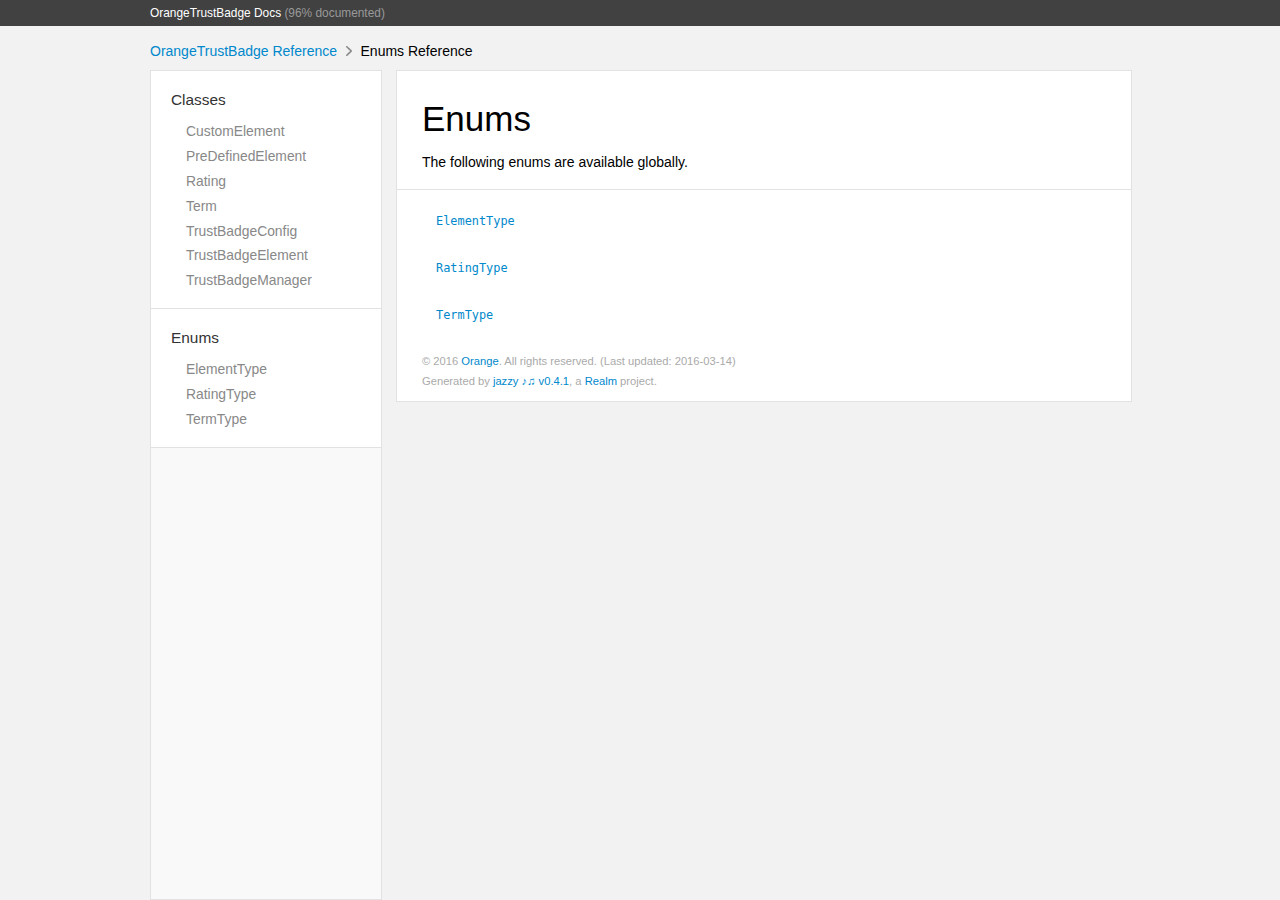
<file: docs/Enums.html>
<!DOCTYPE html>
<html lang="en">
  <head>
    <title>Enums  Reference</title>
    <link rel="stylesheet" type="text/css" href="css/jazzy.css" />
    <link rel="stylesheet" type="text/css" href="css/highlight.css" />
    <meta charset='utf-8'>
    <script src="js/jquery.min.js" defer></script>
    <script src="js/jazzy.js" defer></script>
  </head>
  <body>
    <a title="Enums  Reference"></a>
    <header>
      <div class="content-wrapper">
        <p><a href="index.html">OrangeTrustBadge Docs</a> (96% documented)</p>
      </div>
    </header>
    <div class="content-wrapper">
      <p id="breadcrumbs">
        <a href="index.html">OrangeTrustBadge Reference</a>
        <img id="carat" src="img/carat.png" />
        Enums  Reference
      </p>
    </div>
    <div class="content-wrapper">
      <nav class="sidebar">
        <ul class="nav-groups">
          <li class="nav-group-name">
            <a href="Classes.html">Classes</a>
            <ul class="nav-group-tasks">
              <li class="nav-group-task">
                <a href="Classes/CustomElement.html">CustomElement</a>
              </li>
              <li class="nav-group-task">
                <a href="Classes/PreDefinedElement.html">PreDefinedElement</a>
              </li>
              <li class="nav-group-task">
                <a href="Classes/Rating.html">Rating</a>
              </li>
              <li class="nav-group-task">
                <a href="Classes/Term.html">Term</a>
              </li>
              <li class="nav-group-task">
                <a href="Classes/TrustBadgeConfig.html">TrustBadgeConfig</a>
              </li>
              <li class="nav-group-task">
                <a href="Classes/TrustBadgeElement.html">TrustBadgeElement</a>
              </li>
              <li class="nav-group-task">
                <a href="Classes/TrustBadgeManager.html">TrustBadgeManager</a>
              </li>
            </ul>
          </li>
          <li class="nav-group-name">
            <a href="Enums.html">Enums</a>
            <ul class="nav-group-tasks">
              <li class="nav-group-task">
                <a href="Enums/ElementType.html">ElementType</a>
              </li>
              <li class="nav-group-task">
                <a href="Enums/RatingType.html">RatingType</a>
              </li>
              <li class="nav-group-task">
                <a href="Enums/TermType.html">TermType</a>
              </li>
            </ul>
          </li>
        </ul>
      </nav>
      <article class="main-content">
        <section>
          <section class="section">
            <h1>Enums</h1>
            <p>The following enums are available globally.</p>

          </section>
          <section class="section task-group-section">
            <div class="task-group">
              <ul>
                <li class="item">
                  <div>
                    <code>
                    <a name="/s:O16OrangeTrustBadge11ElementType"></a>
                    <a name="//apple_ref/swift/Enum/ElementType" class="dashAnchor"></a>
                    <a class="token" href="#/s:O16OrangeTrustBadge11ElementType">ElementType</a>
                    </code>
                  </div>
                  <div class="height-container">
                    <div class="pointer-container"></div>
                    <section class="section">
                      <div class="pointer"></div>
                      <div class="abstract">
                        <p>Enum describing the type of a PreDefinedElement</p>

                        <a href="Enums/ElementType.html" class="slightly-smaller">See more</a>
                      </div>
                      <div class="declaration">
                        <h4>Declaration</h4>
                        <div class="language">
                          <p class="aside-title">Swift</p>
                          <pre class="highlight"><code><span class="kd">public</span> <span class="kd">enum</span> <span class="kt">ElementType</span> <span class="p">:</span> <span class="kt">String</span></code></pre>

                        </div>
                      </div>
                    </section>
                  </div>
                </li>
              </ul>
            </div>
            <div class="task-group">
              <ul>
                <li class="item">
                  <div>
                    <code>
                    <a name="/s:O16OrangeTrustBadge10RatingType"></a>
                    <a name="//apple_ref/swift/Enum/RatingType" class="dashAnchor"></a>
                    <a class="token" href="#/s:O16OrangeTrustBadge10RatingType">RatingType</a>
                    </code>
                  </div>
                  <div class="height-container">
                    <div class="pointer-container"></div>
                    <section class="section">
                      <div class="pointer"></div>
                      <div class="abstract">
                        <p>Describes different rating types depending on available content within the app</p>

<ul>
<li>Level4:      This application is made for all (4 years old and older)</li>
<li>Level9:      This application may contain inappropriate content which may not be suitable for children under the age of 9.</li>
<li>Level12:     This application may contain inappropriate content which may not be suitable for children under the age of 12.</li>
<li>Level17:     This application may contain inappropriate content which may not be suitable for children under the age of 17.</li>
<li>CustomLevel: Custom rating if needed</li>
</ul>

                        <a href="Enums/RatingType.html" class="slightly-smaller">See more</a>
                      </div>
                      <div class="declaration">
                        <h4>Declaration</h4>
                        <div class="language">
                          <p class="aside-title">Swift</p>
                          <pre class="highlight"><code><span class="kd">public</span> <span class="kd">enum</span> <span class="kt">RatingType</span> <span class="p">:</span> <span class="kt">String</span></code></pre>

                        </div>
                      </div>
                    </section>
                  </div>
                </li>
              </ul>
            </div>
            <div class="task-group">
              <ul>
                <li class="item">
                  <div>
                    <code>
                    <a name="/s:O16OrangeTrustBadge8TermType"></a>
                    <a name="//apple_ref/swift/Enum/TermType" class="dashAnchor"></a>
                    <a class="token" href="#/s:O16OrangeTrustBadge8TermType">TermType</a>
                    </code>
                  </div>
                  <div class="height-container">
                    <div class="pointer-container"></div>
                    <section class="section">
                      <div class="pointer"></div>
                      <div class="abstract">
                        <p>Enum describing the type of a Term</p>

                        <a href="Enums/TermType.html" class="slightly-smaller">See more</a>
                      </div>
                      <div class="declaration">
                        <h4>Declaration</h4>
                        <div class="language">
                          <p class="aside-title">Swift</p>
                          <pre class="highlight"><code><span class="kd">public</span> <span class="kd">enum</span> <span class="kt">TermType</span> <span class="p">:</span> <span class="kt">String</span></code></pre>

                        </div>
                      </div>
                    </section>
                  </div>
                </li>
              </ul>
            </div>
          </section>
        </section>
        <section id="footer">
          <p>&copy; 2016 <a class="link" href="https://github.com/Orange-OpenSource/orange-trust-badge-ios.git" target="_blank" rel="external">Orange</a>. All rights reserved. (Last updated: 2016-03-14)</p>
          <p>Generated by <a class="link" href="https://github.com/realm/jazzy" target="_blank" rel="external">jazzy ♪♫ v0.4.1</a>, a <a class="link" href="http://realm.io" target="_blank" rel="external">Realm</a> project.</p>
        </section>
      </article>
    </div>
  </body>
</div>
</html>
</file>
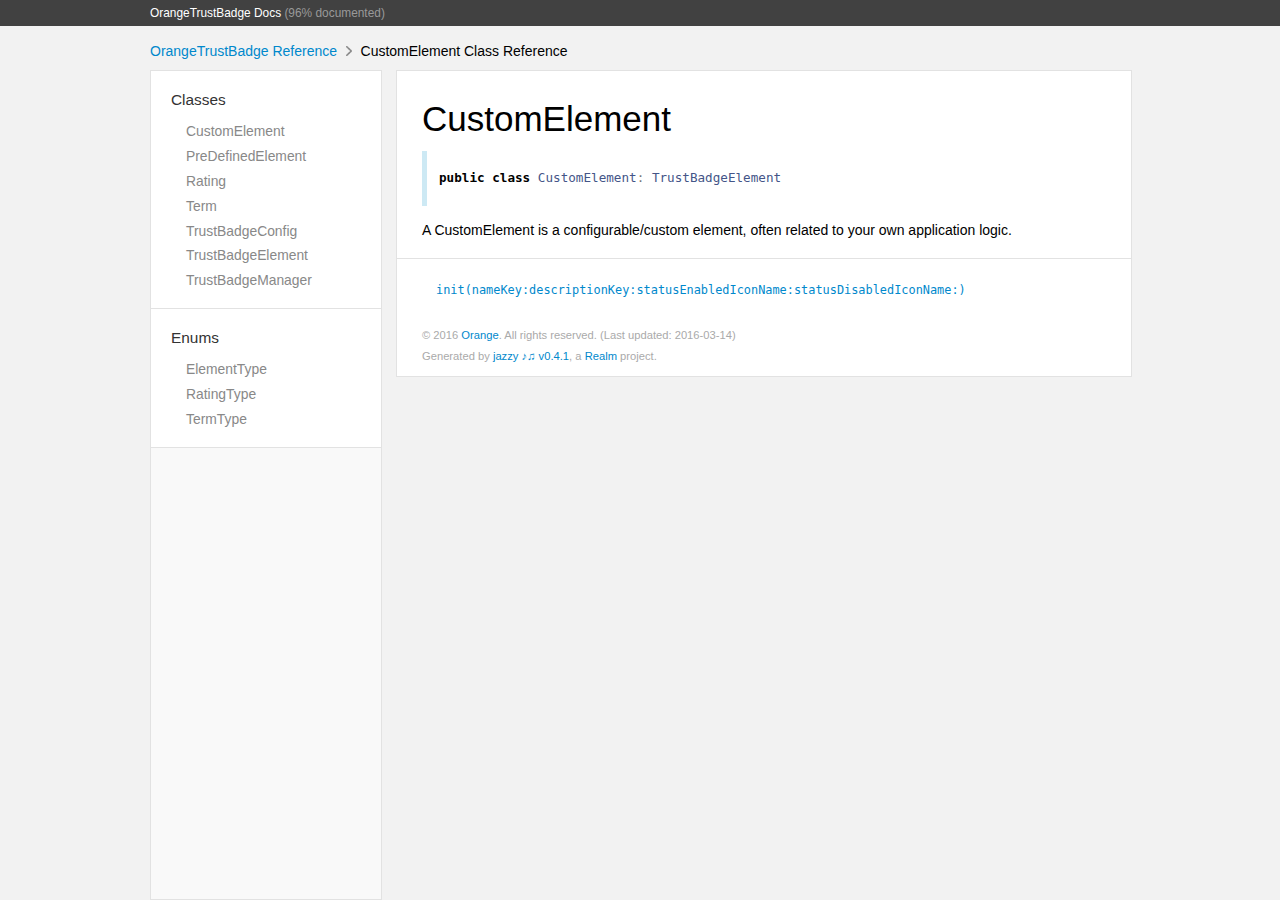
<file: docs/Classes/CustomElement.html>
<!DOCTYPE html>
<html lang="en">
  <head>
    <title>CustomElement Class Reference</title>
    <link rel="stylesheet" type="text/css" href="../css/jazzy.css" />
    <link rel="stylesheet" type="text/css" href="../css/highlight.css" />
    <meta charset='utf-8'>
    <script src="../js/jquery.min.js" defer></script>
    <script src="../js/jazzy.js" defer></script>
  </head>
  <body>
    <a name="//apple_ref/swift/Class/CustomElement" class="dashAnchor"></a>
    <a title="CustomElement Class Reference"></a>
    <header>
      <div class="content-wrapper">
        <p><a href="../index.html">OrangeTrustBadge Docs</a> (96% documented)</p>
      </div>
    </header>
    <div class="content-wrapper">
      <p id="breadcrumbs">
        <a href="../index.html">OrangeTrustBadge Reference</a>
        <img id="carat" src="../img/carat.png" />
        CustomElement Class Reference
      </p>
    </div>
    <div class="content-wrapper">
      <nav class="sidebar">
        <ul class="nav-groups">
          <li class="nav-group-name">
            <a href="../Classes.html">Classes</a>
            <ul class="nav-group-tasks">
              <li class="nav-group-task">
                <a href="../Classes/CustomElement.html">CustomElement</a>
              </li>
              <li class="nav-group-task">
                <a href="../Classes/PreDefinedElement.html">PreDefinedElement</a>
              </li>
              <li class="nav-group-task">
                <a href="../Classes/Rating.html">Rating</a>
              </li>
              <li class="nav-group-task">
                <a href="../Classes/Term.html">Term</a>
              </li>
              <li class="nav-group-task">
                <a href="../Classes/TrustBadgeConfig.html">TrustBadgeConfig</a>
              </li>
              <li class="nav-group-task">
                <a href="../Classes/TrustBadgeElement.html">TrustBadgeElement</a>
              </li>
              <li class="nav-group-task">
                <a href="../Classes/TrustBadgeManager.html">TrustBadgeManager</a>
              </li>
            </ul>
          </li>
          <li class="nav-group-name">
            <a href="../Enums.html">Enums</a>
            <ul class="nav-group-tasks">
              <li class="nav-group-task">
                <a href="../Enums/ElementType.html">ElementType</a>
              </li>
              <li class="nav-group-task">
                <a href="../Enums/RatingType.html">RatingType</a>
              </li>
              <li class="nav-group-task">
                <a href="../Enums/TermType.html">TermType</a>
              </li>
            </ul>
          </li>
        </ul>
      </nav>
      <article class="main-content">
        <section>
          <section class="section">
            <h1>CustomElement</h1>
              <div class="declaration">
                <div class="language">
                  <pre class="highlight"><code><span class="kd">public</span> <span class="kd">class</span> <span class="kt">CustomElement</span><span class="p">:</span> <span class="kt">TrustBadgeElement</span></code></pre>

                </div>
              </div>
            <p>A CustomElement is a configurable/custom element, often related to your own application logic.</p>

          </section>
          <section class="section task-group-section">
            <div class="task-group">
              <ul>
                <li class="item">
                  <div>
                    <code>
                    <a name="/s:FC16OrangeTrustBadge13CustomElementcFMS0_FT7nameKeySS14descriptionKeySS21statusEnabledIconNameSS22statusDisabledIconNameSS_S0_"></a>
                    <a name="//apple_ref/swift/Method/init(nameKey:descriptionKey:statusEnabledIconName:statusDisabledIconName:)" class="dashAnchor"></a>
                    <a class="token" href="#/s:FC16OrangeTrustBadge13CustomElementcFMS0_FT7nameKeySS14descriptionKeySS21statusEnabledIconNameSS22statusDisabledIconNameSS_S0_">init(nameKey:descriptionKey:statusEnabledIconName:statusDisabledIconName:)</a>
                    </code>
                  </div>
                  <div class="height-container">
                    <div class="pointer-container"></div>
                    <section class="section">
                      <div class="pointer"></div>
                      <div class="abstract">
                        <p>Initializer of of CustomElement</p>

                      </div>
                      <div class="declaration">
                        <h4>Declaration</h4>
                        <div class="language">
                          <p class="aside-title">Swift</p>
                          <pre class="highlight"><code><span class="kd">public</span> <span class="nf">init</span><span class="p">(</span><span class="nv">nameKey</span> <span class="p">:</span> <span class="kt">String</span><span class="p">,</span> <span class="nv">descriptionKey</span> <span class="p">:</span> <span class="kt">String</span><span class="p">,</span> <span class="nv">statusEnabledIconName</span> <span class="p">:</span> <span class="kt">String</span><span class="p">,</span> <span class="nv">statusDisabledIconName</span> <span class="p">:</span> <span class="kt">String</span><span class="p">)</span></code></pre>

                        </div>
                      </div>
                      <div>
                        <h4>Parameters</h4>
                        <table class="graybox">
                          <tbody>
                            <tr>
                              <td>
                                <code>
                                <em>nameKey</em>
                                </code>
                              </td>
                              <td>
                                <div>
                                  <p>desired localized Key for CustomElement&rsquo;s name</p>

                                </div>
                              </td>
                            </tr>
                            <tr>
                              <td>
                                <code>
                                <em>descriptionKey</em>
                                </code>
                              </td>
                              <td>
                                <div>
                                  <p>desired localized Key for CustomElement&rsquo;s description</p>

                                </div>
                              </td>
                            </tr>
                            <tr>
                              <td>
                                <code>
                                <em>statusEnabledIconName</em>
                                </code>
                              </td>
                              <td>
                                <div>
                                  <p>desired icon name for Element&rsquo;s enabled state (using asset catalog)</p>

                                </div>
                              </td>
                            </tr>
                            <tr>
                              <td>
                                <code>
                                <em>statusDisabledIconName</em>
                                </code>
                              </td>
                              <td>
                                <div>
                                  <p>desired icon name for Element&rsquo;s disabled state (using asset catalog)</p>

                                </div>
                              </td>
                            </tr>
                          </tbody>
                        </table>
                      </div>
                      <div>
                        <h4>Return Value</h4>
                        <p>initialized CustomElement object</p>

                      </div>
                    </section>
                  </div>
                </li>
              </ul>
            </div>
          </section>
        </section>
        <section id="footer">
          <p>&copy; 2016 <a class="link" href="https://github.com/Orange-OpenSource/orange-trust-badge-ios.git" target="_blank" rel="external">Orange</a>. All rights reserved. (Last updated: 2016-03-14)</p>
          <p>Generated by <a class="link" href="https://github.com/realm/jazzy" target="_blank" rel="external">jazzy ♪♫ v0.4.1</a>, a <a class="link" href="http://realm.io" target="_blank" rel="external">Realm</a> project.</p>
        </section>
      </article>
    </div>
  </body>
</div>
</html>
</file>
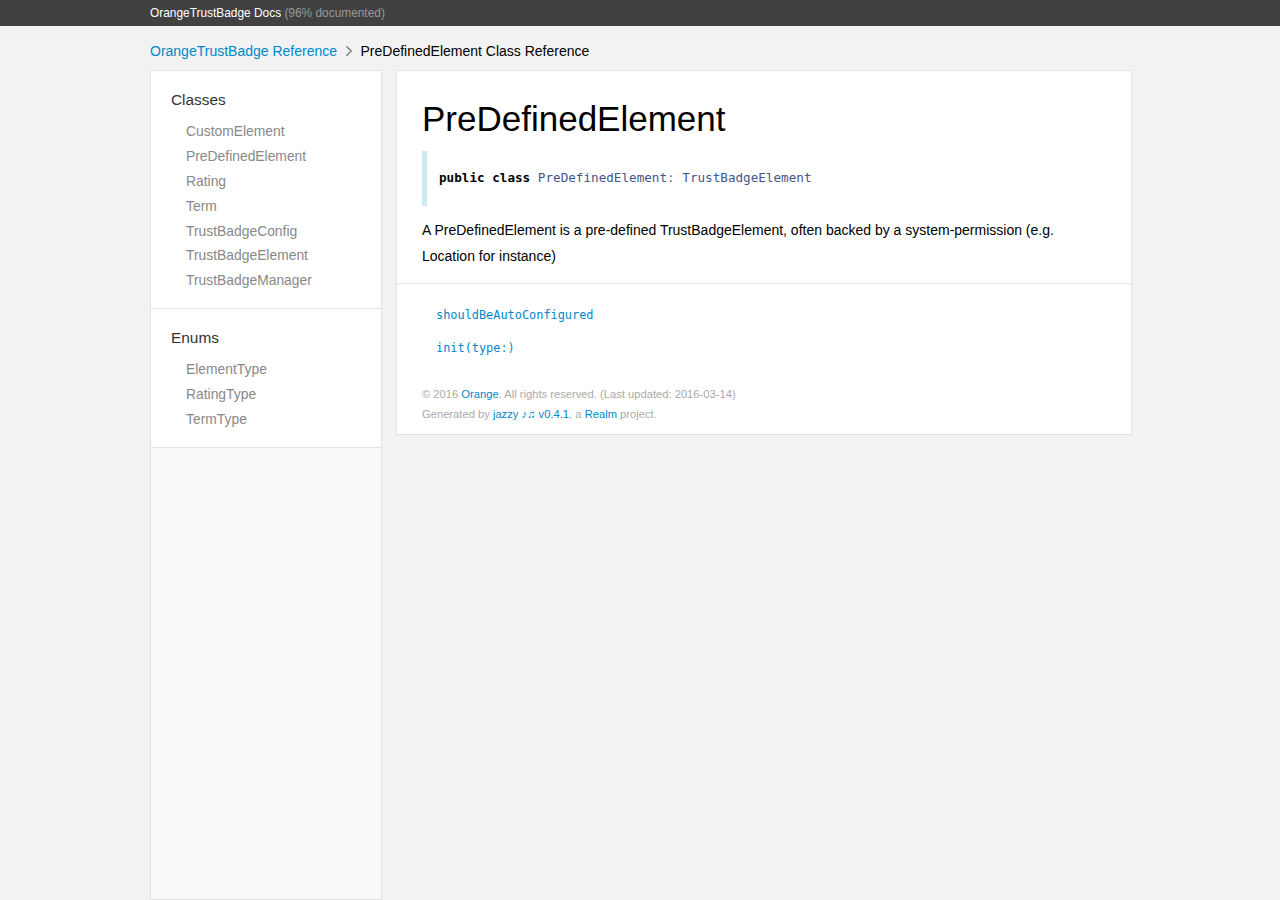
<file: docs/Classes/PreDefinedElement.html>
<!DOCTYPE html>
<html lang="en">
  <head>
    <title>PreDefinedElement Class Reference</title>
    <link rel="stylesheet" type="text/css" href="../css/jazzy.css" />
    <link rel="stylesheet" type="text/css" href="../css/highlight.css" />
    <meta charset='utf-8'>
    <script src="../js/jquery.min.js" defer></script>
    <script src="../js/jazzy.js" defer></script>
  </head>
  <body>
    <a name="//apple_ref/swift/Class/PreDefinedElement" class="dashAnchor"></a>
    <a title="PreDefinedElement Class Reference"></a>
    <header>
      <div class="content-wrapper">
        <p><a href="../index.html">OrangeTrustBadge Docs</a> (96% documented)</p>
      </div>
    </header>
    <div class="content-wrapper">
      <p id="breadcrumbs">
        <a href="../index.html">OrangeTrustBadge Reference</a>
        <img id="carat" src="../img/carat.png" />
        PreDefinedElement Class Reference
      </p>
    </div>
    <div class="content-wrapper">
      <nav class="sidebar">
        <ul class="nav-groups">
          <li class="nav-group-name">
            <a href="../Classes.html">Classes</a>
            <ul class="nav-group-tasks">
              <li class="nav-group-task">
                <a href="../Classes/CustomElement.html">CustomElement</a>
              </li>
              <li class="nav-group-task">
                <a href="../Classes/PreDefinedElement.html">PreDefinedElement</a>
              </li>
              <li class="nav-group-task">
                <a href="../Classes/Rating.html">Rating</a>
              </li>
              <li class="nav-group-task">
                <a href="../Classes/Term.html">Term</a>
              </li>
              <li class="nav-group-task">
                <a href="../Classes/TrustBadgeConfig.html">TrustBadgeConfig</a>
              </li>
              <li class="nav-group-task">
                <a href="../Classes/TrustBadgeElement.html">TrustBadgeElement</a>
              </li>
              <li class="nav-group-task">
                <a href="../Classes/TrustBadgeManager.html">TrustBadgeManager</a>
              </li>
            </ul>
          </li>
          <li class="nav-group-name">
            <a href="../Enums.html">Enums</a>
            <ul class="nav-group-tasks">
              <li class="nav-group-task">
                <a href="../Enums/ElementType.html">ElementType</a>
              </li>
              <li class="nav-group-task">
                <a href="../Enums/RatingType.html">RatingType</a>
              </li>
              <li class="nav-group-task">
                <a href="../Enums/TermType.html">TermType</a>
              </li>
            </ul>
          </li>
        </ul>
      </nav>
      <article class="main-content">
        <section>
          <section class="section">
            <h1>PreDefinedElement</h1>
              <div class="declaration">
                <div class="language">
                  <pre class="highlight"><code><span class="kd">public</span> <span class="kd">class</span> <span class="kt">PreDefinedElement</span><span class="p">:</span> <span class="kt">TrustBadgeElement</span></code></pre>

                </div>
              </div>
            <p>A PreDefinedElement is a pre-defined TrustBadgeElement, often backed by a system-permission (e.g. Location for instance)</p>

          </section>
          <section class="section task-group-section">
            <div class="task-group">
              <ul>
                <li class="item">
                  <div>
                    <code>
                    <a name="/s:vC16OrangeTrustBadge17PreDefinedElement22shouldBeAutoConfiguredSb"></a>
                    <a name="//apple_ref/swift/Property/shouldBeAutoConfigured" class="dashAnchor"></a>
                    <a class="token" href="#/s:vC16OrangeTrustBadge17PreDefinedElement22shouldBeAutoConfiguredSb">shouldBeAutoConfigured</a>
                    </code>
                  </div>
                  <div class="height-container">
                    <div class="pointer-container"></div>
                    <section class="section">
                      <div class="pointer"></div>
                      <div class="abstract">
                        <p>Flag telling if the manager should autoConfigure the element</p>

                      </div>
                      <div class="declaration">
                        <h4>Declaration</h4>
                        <div class="language">
                          <p class="aside-title">Swift</p>
                          <pre class="highlight"><code><span class="kd">public</span> <span class="k">var</span> <span class="nv">shouldBeAutoConfigured</span> <span class="p">:</span> <span class="kt">Bool</span> <span class="o">=</span> <span class="kc">true</span></code></pre>

                        </div>
                      </div>
                    </section>
                  </div>
                </li>
                <li class="item">
                  <div>
                    <code>
                    <a name="/s:FC16OrangeTrustBadge17PreDefinedElementcFMS0_FT4typeOS_11ElementType_S0_"></a>
                    <a name="//apple_ref/swift/Method/init(type:)" class="dashAnchor"></a>
                    <a class="token" href="#/s:FC16OrangeTrustBadge17PreDefinedElementcFMS0_FT4typeOS_11ElementType_S0_">init(type:)</a>
                    </code>
                  </div>
                  <div class="height-container">
                    <div class="pointer-container"></div>
                    <section class="section">
                      <div class="pointer"></div>
                      <div class="abstract">
                        <p>Standard initializer</p>

                      </div>
                      <div class="declaration">
                        <h4>Declaration</h4>
                        <div class="language">
                          <p class="aside-title">Swift</p>
                          <pre class="highlight"><code><span class="kd">public</span> <span class="nf">init</span><span class="p">(</span><span class="nv">type</span> <span class="p">:</span> <span class="kt">ElementType</span><span class="p">)</span></code></pre>

                        </div>
                      </div>
                      <div>
                        <h4>Parameters</h4>
                        <table class="graybox">
                          <tbody>
                            <tr>
                              <td>
                                <code>
                                <em>type</em>
                                </code>
                              </td>
                              <td>
                                <div>
                                  <p>desired ElementType</p>

                                </div>
                              </td>
                            </tr>
                          </tbody>
                        </table>
                      </div>
                      <div>
                        <h4>Return Value</h4>
                        <p>initialized PreDefinedElement object</p>

                      </div>
                    </section>
                  </div>
                </li>
              </ul>
            </div>
          </section>
        </section>
        <section id="footer">
          <p>&copy; 2016 <a class="link" href="https://github.com/Orange-OpenSource/orange-trust-badge-ios.git" target="_blank" rel="external">Orange</a>. All rights reserved. (Last updated: 2016-03-14)</p>
          <p>Generated by <a class="link" href="https://github.com/realm/jazzy" target="_blank" rel="external">jazzy ♪♫ v0.4.1</a>, a <a class="link" href="http://realm.io" target="_blank" rel="external">Realm</a> project.</p>
        </section>
      </article>
    </div>
  </body>
</div>
</html>
</file>
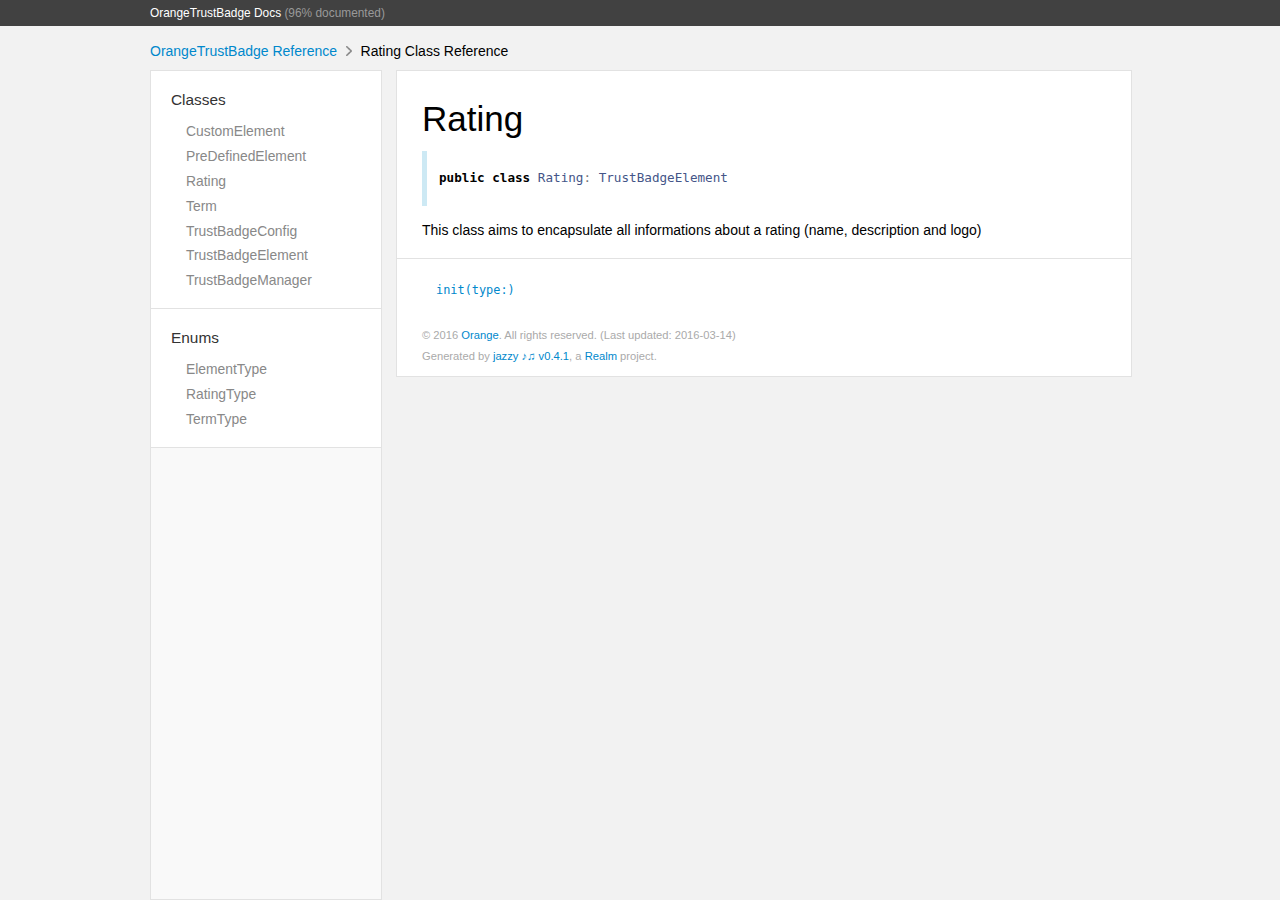
<file: docs/Classes/Rating.html>
<!DOCTYPE html>
<html lang="en">
  <head>
    <title>Rating Class Reference</title>
    <link rel="stylesheet" type="text/css" href="../css/jazzy.css" />
    <link rel="stylesheet" type="text/css" href="../css/highlight.css" />
    <meta charset='utf-8'>
    <script src="../js/jquery.min.js" defer></script>
    <script src="../js/jazzy.js" defer></script>
  </head>
  <body>
    <a name="//apple_ref/swift/Class/Rating" class="dashAnchor"></a>
    <a title="Rating Class Reference"></a>
    <header>
      <div class="content-wrapper">
        <p><a href="../index.html">OrangeTrustBadge Docs</a> (96% documented)</p>
      </div>
    </header>
    <div class="content-wrapper">
      <p id="breadcrumbs">
        <a href="../index.html">OrangeTrustBadge Reference</a>
        <img id="carat" src="../img/carat.png" />
        Rating Class Reference
      </p>
    </div>
    <div class="content-wrapper">
      <nav class="sidebar">
        <ul class="nav-groups">
          <li class="nav-group-name">
            <a href="../Classes.html">Classes</a>
            <ul class="nav-group-tasks">
              <li class="nav-group-task">
                <a href="../Classes/CustomElement.html">CustomElement</a>
              </li>
              <li class="nav-group-task">
                <a href="../Classes/PreDefinedElement.html">PreDefinedElement</a>
              </li>
              <li class="nav-group-task">
                <a href="../Classes/Rating.html">Rating</a>
              </li>
              <li class="nav-group-task">
                <a href="../Classes/Term.html">Term</a>
              </li>
              <li class="nav-group-task">
                <a href="../Classes/TrustBadgeConfig.html">TrustBadgeConfig</a>
              </li>
              <li class="nav-group-task">
                <a href="../Classes/TrustBadgeElement.html">TrustBadgeElement</a>
              </li>
              <li class="nav-group-task">
                <a href="../Classes/TrustBadgeManager.html">TrustBadgeManager</a>
              </li>
            </ul>
          </li>
          <li class="nav-group-name">
            <a href="../Enums.html">Enums</a>
            <ul class="nav-group-tasks">
              <li class="nav-group-task">
                <a href="../Enums/ElementType.html">ElementType</a>
              </li>
              <li class="nav-group-task">
                <a href="../Enums/RatingType.html">RatingType</a>
              </li>
              <li class="nav-group-task">
                <a href="../Enums/TermType.html">TermType</a>
              </li>
            </ul>
          </li>
        </ul>
      </nav>
      <article class="main-content">
        <section>
          <section class="section">
            <h1>Rating</h1>
              <div class="declaration">
                <div class="language">
                  <pre class="highlight"><code><span class="kd">public</span> <span class="kd">class</span> <span class="kt">Rating</span><span class="p">:</span> <span class="kt">TrustBadgeElement</span></code></pre>

                </div>
              </div>
            <p>This class aims to encapsulate all informations about a rating (name, description and logo)</p>

          </section>
          <section class="section task-group-section">
            <div class="task-group">
              <ul>
                <li class="item">
                  <div>
                    <code>
                    <a name="/s:FC16OrangeTrustBadge6RatingcFMS0_FT4typeOS_10RatingType_S0_"></a>
                    <a name="//apple_ref/swift/Method/init(type:)" class="dashAnchor"></a>
                    <a class="token" href="#/s:FC16OrangeTrustBadge6RatingcFMS0_FT4typeOS_10RatingType_S0_">init(type:)</a>
                    </code>
                  </div>
                  <div class="height-container">
                    <div class="pointer-container"></div>
                    <section class="section">
                      <div class="pointer"></div>
                      <div class="abstract">
                        <p>Constructor based on Rating Type</p>

                      </div>
                      <div class="declaration">
                        <h4>Declaration</h4>
                        <div class="language">
                          <p class="aside-title">Swift</p>
                          <pre class="highlight"><code><span class="kd">public</span> <span class="nf">init</span><span class="p">(</span><span class="nv">type</span> <span class="p">:</span> <span class="kt">RatingType</span><span class="p">)</span></code></pre>

                        </div>
                      </div>
                      <div>
                        <h4>Parameters</h4>
                        <table class="graybox">
                          <tbody>
                            <tr>
                              <td>
                                <code>
                                <em>type</em>
                                </code>
                              </td>
                              <td>
                                <div>
                                  <p>desired type of rating</p>

                                </div>
                              </td>
                            </tr>
                          </tbody>
                        </table>
                      </div>
                      <div>
                        <h4>Return Value</h4>
                        <p>a properly initialized rating object</p>

                      </div>
                    </section>
                  </div>
                </li>
              </ul>
            </div>
          </section>
        </section>
        <section id="footer">
          <p>&copy; 2016 <a class="link" href="https://github.com/Orange-OpenSource/orange-trust-badge-ios.git" target="_blank" rel="external">Orange</a>. All rights reserved. (Last updated: 2016-03-14)</p>
          <p>Generated by <a class="link" href="https://github.com/realm/jazzy" target="_blank" rel="external">jazzy ♪♫ v0.4.1</a>, a <a class="link" href="http://realm.io" target="_blank" rel="external">Realm</a> project.</p>
        </section>
      </article>
    </div>
  </body>
</div>
</html>
</file>
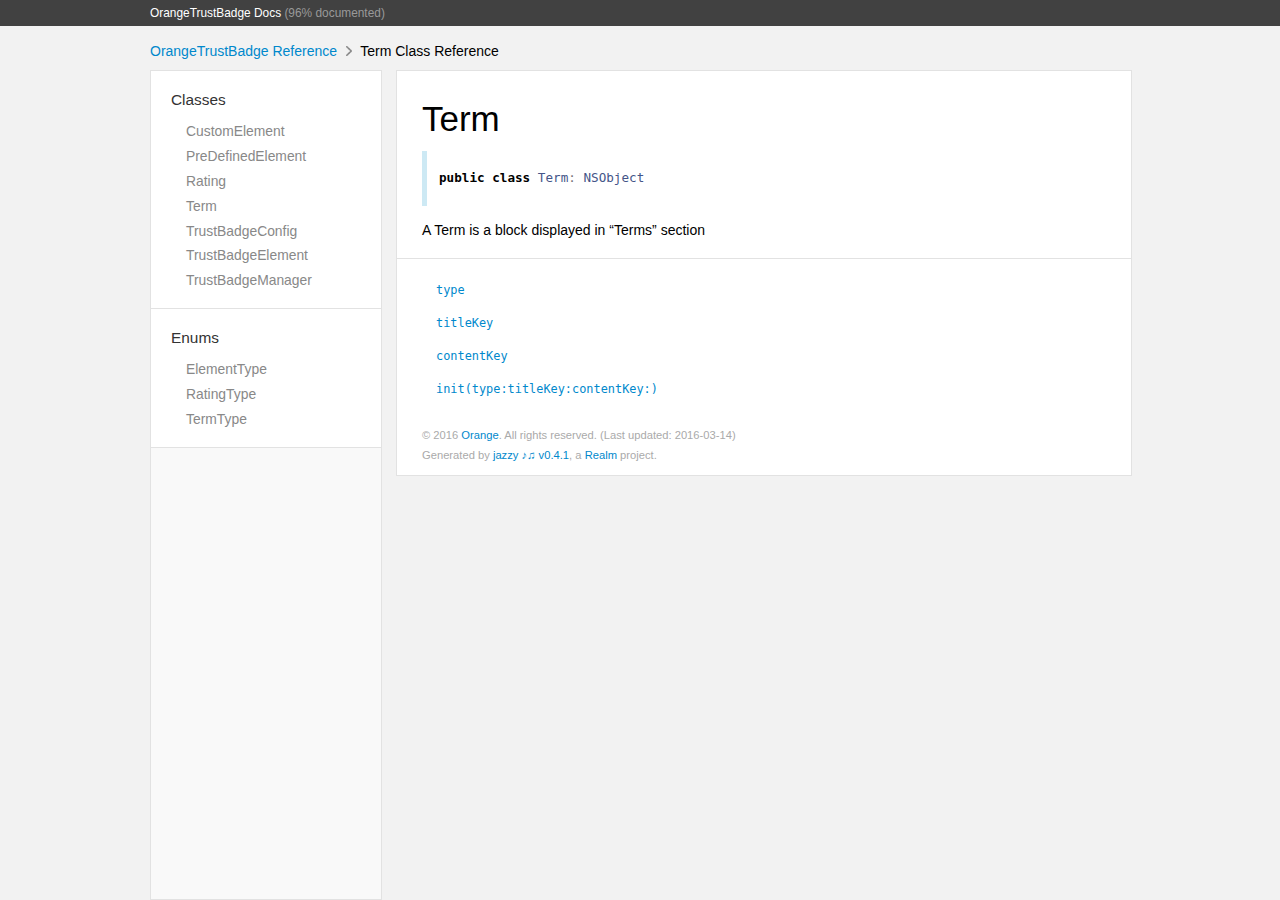
<file: docs/Classes/Term.html>
<!DOCTYPE html>
<html lang="en">
  <head>
    <title>Term Class Reference</title>
    <link rel="stylesheet" type="text/css" href="../css/jazzy.css" />
    <link rel="stylesheet" type="text/css" href="../css/highlight.css" />
    <meta charset='utf-8'>
    <script src="../js/jquery.min.js" defer></script>
    <script src="../js/jazzy.js" defer></script>
  </head>
  <body>
    <a name="//apple_ref/swift/Class/Term" class="dashAnchor"></a>
    <a title="Term Class Reference"></a>
    <header>
      <div class="content-wrapper">
        <p><a href="../index.html">OrangeTrustBadge Docs</a> (96% documented)</p>
      </div>
    </header>
    <div class="content-wrapper">
      <p id="breadcrumbs">
        <a href="../index.html">OrangeTrustBadge Reference</a>
        <img id="carat" src="../img/carat.png" />
        Term Class Reference
      </p>
    </div>
    <div class="content-wrapper">
      <nav class="sidebar">
        <ul class="nav-groups">
          <li class="nav-group-name">
            <a href="../Classes.html">Classes</a>
            <ul class="nav-group-tasks">
              <li class="nav-group-task">
                <a href="../Classes/CustomElement.html">CustomElement</a>
              </li>
              <li class="nav-group-task">
                <a href="../Classes/PreDefinedElement.html">PreDefinedElement</a>
              </li>
              <li class="nav-group-task">
                <a href="../Classes/Rating.html">Rating</a>
              </li>
              <li class="nav-group-task">
                <a href="../Classes/Term.html">Term</a>
              </li>
              <li class="nav-group-task">
                <a href="../Classes/TrustBadgeConfig.html">TrustBadgeConfig</a>
              </li>
              <li class="nav-group-task">
                <a href="../Classes/TrustBadgeElement.html">TrustBadgeElement</a>
              </li>
              <li class="nav-group-task">
                <a href="../Classes/TrustBadgeManager.html">TrustBadgeManager</a>
              </li>
            </ul>
          </li>
          <li class="nav-group-name">
            <a href="../Enums.html">Enums</a>
            <ul class="nav-group-tasks">
              <li class="nav-group-task">
                <a href="../Enums/ElementType.html">ElementType</a>
              </li>
              <li class="nav-group-task">
                <a href="../Enums/RatingType.html">RatingType</a>
              </li>
              <li class="nav-group-task">
                <a href="../Enums/TermType.html">TermType</a>
              </li>
            </ul>
          </li>
        </ul>
      </nav>
      <article class="main-content">
        <section>
          <section class="section">
            <h1>Term</h1>
              <div class="declaration">
                <div class="language">
                  <pre class="highlight"><code><span class="kd">public</span> <span class="kd">class</span> <span class="kt">Term</span><span class="p">:</span> <span class="kt">NSObject</span></code></pre>

                </div>
              </div>
            <p>A Term is a block displayed in <q>Terms</q> section</p>

          </section>
          <section class="section task-group-section">
            <div class="task-group">
              <ul>
                <li class="item">
                  <div>
                    <code>
                    <a name="/s:vC16OrangeTrustBadge4Term4typeOS_8TermType"></a>
                    <a name="//apple_ref/swift/Property/type" class="dashAnchor"></a>
                    <a class="token" href="#/s:vC16OrangeTrustBadge4Term4typeOS_8TermType">type</a>
                    </code>
                  </div>
                  <div class="height-container">
                    <div class="pointer-container"></div>
                    <section class="section">
                      <div class="pointer"></div>
                      <div class="abstract">
                        <p>Type of a Term</p>

                      </div>
                      <div class="declaration">
                        <h4>Declaration</h4>
                        <div class="language">
                          <p class="aside-title">Swift</p>
                          <pre class="highlight"><code><span class="kd">public</span> <span class="k">var</span> <span class="nv">type</span> <span class="p">:</span> <span class="kt">TermType</span></code></pre>

                        </div>
                      </div>
                    </section>
                  </div>
                </li>
                <li class="item">
                  <div>
                    <code>
                    <a name="/s:vC16OrangeTrustBadge4Term8titleKeySS"></a>
                    <a name="//apple_ref/swift/Property/titleKey" class="dashAnchor"></a>
                    <a class="token" href="#/s:vC16OrangeTrustBadge4Term8titleKeySS">titleKey</a>
                    </code>
                  </div>
                  <div class="height-container">
                    <div class="pointer-container"></div>
                    <section class="section">
                      <div class="pointer"></div>
                      <div class="abstract">
                        <p>Localized Key for Term&rsquo;s title</p>

                      </div>
                      <div class="declaration">
                        <h4>Declaration</h4>
                        <div class="language">
                          <p class="aside-title">Swift</p>
                          <pre class="highlight"><code><span class="kd">public</span> <span class="k">var</span> <span class="nv">titleKey</span> <span class="p">:</span> <span class="kt">String</span></code></pre>

                        </div>
                      </div>
                    </section>
                  </div>
                </li>
                <li class="item">
                  <div>
                    <code>
                    <a name="/s:vC16OrangeTrustBadge4Term10contentKeySS"></a>
                    <a name="//apple_ref/swift/Property/contentKey" class="dashAnchor"></a>
                    <a class="token" href="#/s:vC16OrangeTrustBadge4Term10contentKeySS">contentKey</a>
                    </code>
                  </div>
                  <div class="height-container">
                    <div class="pointer-container"></div>
                    <section class="section">
                      <div class="pointer"></div>
                      <div class="abstract">
                        <p>Localized Key for Term&rsquo;s content (could include HTML content)</p>

                      </div>
                      <div class="declaration">
                        <h4>Declaration</h4>
                        <div class="language">
                          <p class="aside-title">Swift</p>
                          <pre class="highlight"><code><span class="kd">public</span> <span class="k">var</span> <span class="nv">contentKey</span> <span class="p">:</span><span class="kt">String</span></code></pre>

                        </div>
                      </div>
                    </section>
                  </div>
                </li>
                <li class="item">
                  <div>
                    <code>
                    <a name="/s:FC16OrangeTrustBadge4TermcFMS0_FT4typeOS_8TermType8titleKeySS10contentKeySS_S0_"></a>
                    <a name="//apple_ref/swift/Method/init(type:titleKey:contentKey:)" class="dashAnchor"></a>
                    <a class="token" href="#/s:FC16OrangeTrustBadge4TermcFMS0_FT4typeOS_8TermType8titleKeySS10contentKeySS_S0_">init(type:titleKey:contentKey:)</a>
                    </code>
                  </div>
                  <div class="height-container">
                    <div class="pointer-container"></div>
                    <section class="section">
                      <div class="pointer"></div>
                      <div class="abstract">
                        <p>Initializer</p>

                      </div>
                      <div class="declaration">
                        <h4>Declaration</h4>
                        <div class="language">
                          <p class="aside-title">Swift</p>
                          <pre class="highlight"><code><span class="kd">public</span> <span class="nf">init</span><span class="p">(</span><span class="nv">type</span> <span class="p">:</span> <span class="kt">TermType</span><span class="p">,</span> <span class="nv">titleKey</span> <span class="p">:</span> <span class="kt">String</span><span class="p">,</span> <span class="nv">contentKey</span> <span class="p">:</span> <span class="kt">String</span><span class="p">)</span></code></pre>

                        </div>
                      </div>
                      <div>
                        <h4>Parameters</h4>
                        <table class="graybox">
                          <tbody>
                            <tr>
                              <td>
                                <code>
                                <em>type</em>
                                </code>
                              </td>
                              <td>
                                <div>
                                  <p>desired TermType</p>

                                </div>
                              </td>
                            </tr>
                            <tr>
                              <td>
                                <code>
                                <em>titleKey</em>
                                </code>
                              </td>
                              <td>
                                <div>
                                  <p>desired localized Key for Term&rsquo;s title</p>

                                </div>
                              </td>
                            </tr>
                            <tr>
                              <td>
                                <code>
                                <em>contentKey</em>
                                </code>
                              </td>
                              <td>
                                <div>
                                  <p>desired localized Key for Term&rsquo;s content</p>

                                </div>
                              </td>
                            </tr>
                          </tbody>
                        </table>
                      </div>
                      <div>
                        <h4>Return Value</h4>
                        <p>initialized Term object</p>

                      </div>
                    </section>
                  </div>
                </li>
              </ul>
            </div>
          </section>
        </section>
        <section id="footer">
          <p>&copy; 2016 <a class="link" href="https://github.com/Orange-OpenSource/orange-trust-badge-ios.git" target="_blank" rel="external">Orange</a>. All rights reserved. (Last updated: 2016-03-14)</p>
          <p>Generated by <a class="link" href="https://github.com/realm/jazzy" target="_blank" rel="external">jazzy ♪♫ v0.4.1</a>, a <a class="link" href="http://realm.io" target="_blank" rel="external">Realm</a> project.</p>
        </section>
      </article>
    </div>
  </body>
</div>
</html>
</file>
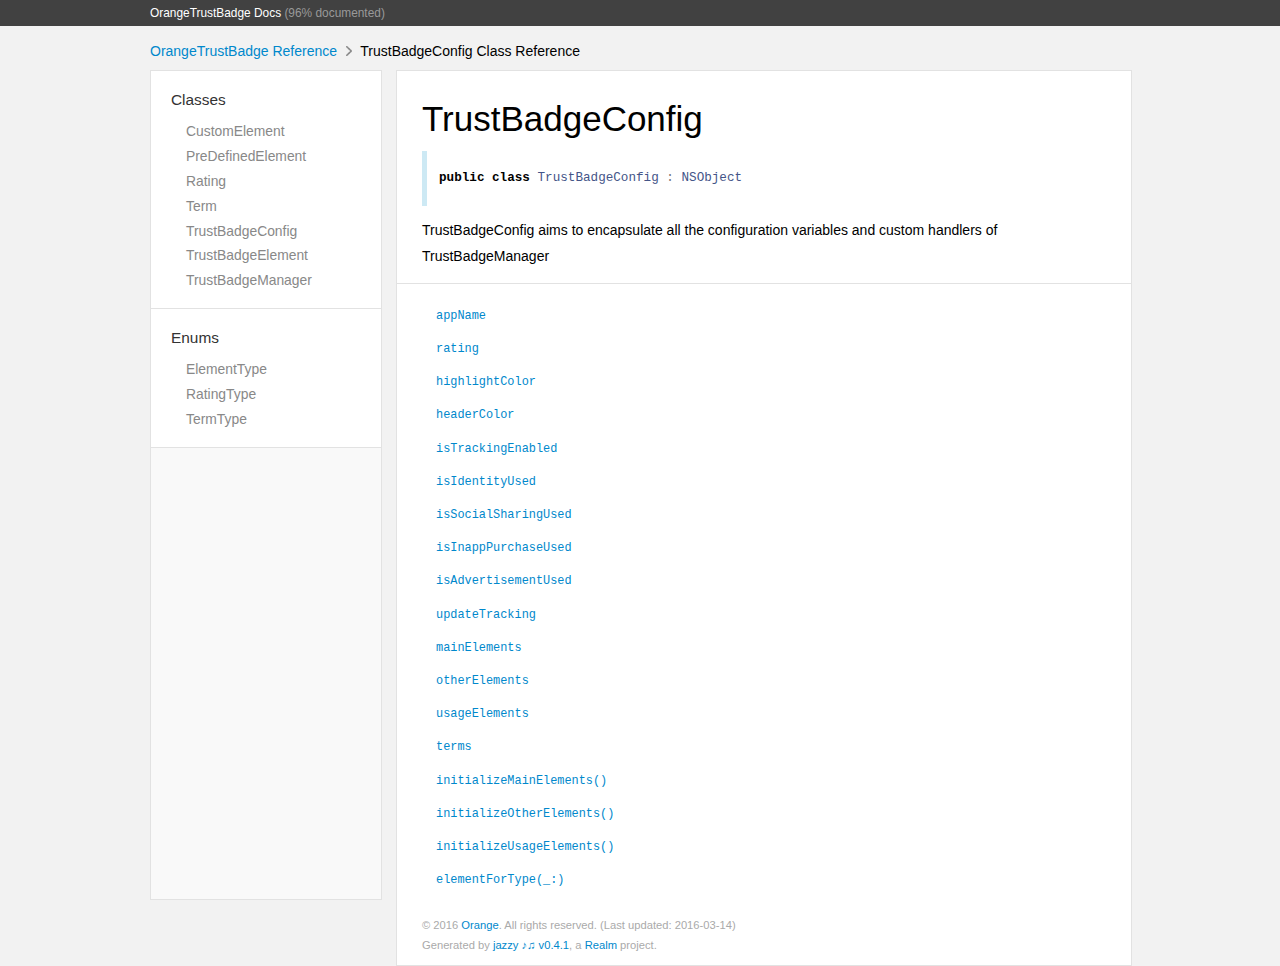
<file: docs/Classes/TrustBadgeConfig.html>
<!DOCTYPE html>
<html lang="en">
  <head>
    <title>TrustBadgeConfig Class Reference</title>
    <link rel="stylesheet" type="text/css" href="../css/jazzy.css" />
    <link rel="stylesheet" type="text/css" href="../css/highlight.css" />
    <meta charset='utf-8'>
    <script src="../js/jquery.min.js" defer></script>
    <script src="../js/jazzy.js" defer></script>
  </head>
  <body>
    <a name="//apple_ref/swift/Class/TrustBadgeConfig" class="dashAnchor"></a>
    <a title="TrustBadgeConfig Class Reference"></a>
    <header>
      <div class="content-wrapper">
        <p><a href="../index.html">OrangeTrustBadge Docs</a> (96% documented)</p>
      </div>
    </header>
    <div class="content-wrapper">
      <p id="breadcrumbs">
        <a href="../index.html">OrangeTrustBadge Reference</a>
        <img id="carat" src="../img/carat.png" />
        TrustBadgeConfig Class Reference
      </p>
    </div>
    <div class="content-wrapper">
      <nav class="sidebar">
        <ul class="nav-groups">
          <li class="nav-group-name">
            <a href="../Classes.html">Classes</a>
            <ul class="nav-group-tasks">
              <li class="nav-group-task">
                <a href="../Classes/CustomElement.html">CustomElement</a>
              </li>
              <li class="nav-group-task">
                <a href="../Classes/PreDefinedElement.html">PreDefinedElement</a>
              </li>
              <li class="nav-group-task">
                <a href="../Classes/Rating.html">Rating</a>
              </li>
              <li class="nav-group-task">
                <a href="../Classes/Term.html">Term</a>
              </li>
              <li class="nav-group-task">
                <a href="../Classes/TrustBadgeConfig.html">TrustBadgeConfig</a>
              </li>
              <li class="nav-group-task">
                <a href="../Classes/TrustBadgeElement.html">TrustBadgeElement</a>
              </li>
              <li class="nav-group-task">
                <a href="../Classes/TrustBadgeManager.html">TrustBadgeManager</a>
              </li>
            </ul>
          </li>
          <li class="nav-group-name">
            <a href="../Enums.html">Enums</a>
            <ul class="nav-group-tasks">
              <li class="nav-group-task">
                <a href="../Enums/ElementType.html">ElementType</a>
              </li>
              <li class="nav-group-task">
                <a href="../Enums/RatingType.html">RatingType</a>
              </li>
              <li class="nav-group-task">
                <a href="../Enums/TermType.html">TermType</a>
              </li>
            </ul>
          </li>
        </ul>
      </nav>
      <article class="main-content">
        <section>
          <section class="section">
            <h1>TrustBadgeConfig</h1>
              <div class="declaration">
                <div class="language">
                  <pre class="highlight"><code><span class="kd">public</span> <span class="kd">class</span> <span class="kt">TrustBadgeConfig</span> <span class="p">:</span> <span class="kt">NSObject</span></code></pre>

                </div>
              </div>
            <p>TrustBadgeConfig aims to encapsulate all the configuration variables and custom handlers of TrustBadgeManager</p>

          </section>
          <section class="section task-group-section">
            <div class="task-group">
              <ul>
                <li class="item">
                  <div>
                    <code>
                    <a name="/s:vC16OrangeTrustBadge16TrustBadgeConfig7appNameGSqSS_"></a>
                    <a name="//apple_ref/swift/Property/appName" class="dashAnchor"></a>
                    <a class="token" href="#/s:vC16OrangeTrustBadge16TrustBadgeConfig7appNameGSqSS_">appName</a>
                    </code>
                  </div>
                  <div class="height-container">
                    <div class="pointer-container"></div>
                    <section class="section">
                      <div class="pointer"></div>
                      <div class="abstract">
                        <p>Name of the app, (Default : Bundle Display Name of host app)</p>

                      </div>
                      <div class="declaration">
                        <h4>Declaration</h4>
                        <div class="language">
                          <p class="aside-title">Swift</p>
                          <pre class="highlight"><code><span class="kd">public</span> <span class="k">var</span> <span class="nv">appName</span> <span class="p">:</span> <span class="kt">String</span><span class="p">?</span></code></pre>

                        </div>
                      </div>
                    </section>
                  </div>
                </li>
                <li class="item">
                  <div>
                    <code>
                    <a name="/s:vC16OrangeTrustBadge16TrustBadgeConfig6ratingCS_6Rating"></a>
                    <a name="//apple_ref/swift/Property/rating" class="dashAnchor"></a>
                    <a class="token" href="#/s:vC16OrangeTrustBadge16TrustBadgeConfig6ratingCS_6Rating">rating</a>
                    </code>
                  </div>
                  <div class="height-container">
                    <div class="pointer-container"></div>
                    <section class="section">
                      <div class="pointer"></div>
                      <div class="abstract">
                        <p>(Optional) Rating of your application (Default : 4+)</p>

                      </div>
                      <div class="declaration">
                        <h4>Declaration</h4>
                        <div class="language">
                          <p class="aside-title">Swift</p>
                          <pre class="highlight"><code><span class="kd">public</span> <span class="k">var</span> <span class="nv">rating</span> <span class="o">=</span> <span class="kt">Rating</span><span class="p">(</span><span class="nv">type</span><span class="p">:</span> <span class="kt">RatingType</span><span class="o">.</span><span class="kt">Level4</span><span class="p">)</span></code></pre>

                        </div>
                      </div>
                    </section>
                  </div>
                </li>
                <li class="item">
                  <div>
                    <code>
                    <a name="/s:vC16OrangeTrustBadge16TrustBadgeConfig14highlightColorCSo7UIColor"></a>
                    <a name="//apple_ref/swift/Property/highlightColor" class="dashAnchor"></a>
                    <a class="token" href="#/s:vC16OrangeTrustBadge16TrustBadgeConfig14highlightColorCSo7UIColor">highlightColor</a>
                    </code>
                  </div>
                  <div class="height-container">
                    <div class="pointer-container"></div>
                    <section class="section">
                      <div class="pointer"></div>
                      <div class="abstract">
                        <p>(Optional) UIColor used to highlight element with a positive status (default black)</p>

                      </div>
                      <div class="declaration">
                        <h4>Declaration</h4>
                        <div class="language">
                          <p class="aside-title">Swift</p>
                          <pre class="highlight"><code><span class="kd">public</span> <span class="k">var</span> <span class="nv">highlightColor</span> <span class="o">=</span> <span class="kt">UIColor</span><span class="o">.</span><span class="nf">blackColor</span><span class="p">()</span></code></pre>

                        </div>
                      </div>
                    </section>
                  </div>
                </li>
                <li class="item">
                  <div>
                    <code>
                    <a name="/s:vC16OrangeTrustBadge16TrustBadgeConfig11headerColorCSo7UIColor"></a>
                    <a name="//apple_ref/swift/Property/headerColor" class="dashAnchor"></a>
                    <a class="token" href="#/s:vC16OrangeTrustBadge16TrustBadgeConfig11headerColorCSo7UIColor">headerColor</a>
                    </code>
                  </div>
                  <div class="height-container">
                    <div class="pointer-container"></div>
                    <section class="section">
                      <div class="pointer"></div>
                      <div class="abstract">
                        <p>(Optional) background UIColor of the header (default blue)</p>

                      </div>
                      <div class="declaration">
                        <h4>Declaration</h4>
                        <div class="language">
                          <p class="aside-title">Swift</p>
                          <pre class="highlight"><code><span class="kd">public</span> <span class="k">var</span> <span class="nv">headerColor</span> <span class="o">=</span> <span class="kt">UIColor</span><span class="p">(</span><span class="nv">red</span><span class="p">:</span> <span class="mi">57</span><span class="o">/</span><span class="mi">256</span><span class="p">,</span> <span class="nv">green</span><span class="p">:</span> <span class="mi">176</span><span class="o">/</span><span class="mi">256</span><span class="p">,</span> <span class="nv">blue</span><span class="p">:</span> <span class="mi">168</span><span class="o">/</span><span class="mi">256</span><span class="p">,</span> <span class="nv">alpha</span><span class="p">:</span> <span class="mi">1</span><span class="p">)</span></code></pre>

                        </div>
                      </div>
                    </section>
                  </div>
                </li>
                <li class="item">
                  <div>
                    <code>
                    <a name="/s:vC16OrangeTrustBadge16TrustBadgeConfig17isTrackingEnabledFT_Sb"></a>
                    <a name="//apple_ref/swift/Property/isTrackingEnabled" class="dashAnchor"></a>
                    <a class="token" href="#/s:vC16OrangeTrustBadge16TrustBadgeConfig17isTrackingEnabledFT_Sb">isTrackingEnabled</a>
                    </code>
                  </div>
                  <div class="height-container">
                    <div class="pointer-container"></div>
                    <section class="section">
                      <div class="pointer"></div>
                      <div class="abstract">
                        <p>(Optional) Closure giving Tracking (Data Usage Permission) status (enabled/disabled) (Default : disabled)</p>

<p>Example :</p>

<pre class="highlight plaintext"><code> let config = TrustBadgeConfig()
 config.isTrackingEnabled = {() in return NSUserDefaults.standardUserDefaults().boolForKey("TRACKING_KEY")}
</code></pre>

                      </div>
                      <div class="declaration">
                        <h4>Declaration</h4>
                        <div class="language">
                          <p class="aside-title">Swift</p>
                          <pre class="highlight"><code><span class="kd">public</span> <span class="k">var</span> <span class="nv">isTrackingEnabled</span> <span class="p">:</span> <span class="p">(</span><span class="kt">Void</span><span class="p">)</span> <span class="o">-&gt;</span> <span class="kt">Bool</span> <span class="o">=</span> <span class="p">{()</span> <span class="k">in</span> <span class="k">return</span> <span class="kc">false</span><span class="p">}</span></code></pre>

                        </div>
                      </div>
                    </section>
                  </div>
                </li>
                <li class="item">
                  <div>
                    <code>
                    <a name="/s:vC16OrangeTrustBadge16TrustBadgeConfig14isIdentityUsedFT_Sb"></a>
                    <a name="//apple_ref/swift/Property/isIdentityUsed" class="dashAnchor"></a>
                    <a class="token" href="#/s:vC16OrangeTrustBadge16TrustBadgeConfig14isIdentityUsedFT_Sb">isIdentityUsed</a>
                    </code>
                  </div>
                  <div class="height-container">
                    <div class="pointer-container"></div>
                    <section class="section">
                      <div class="pointer"></div>
                      <div class="abstract">
                        <p>(Optional) Closure giving Identity usage (Identity ElementType) status (enabled/disabled) (Default : disabled)</p>

                      </div>
                      <div class="declaration">
                        <h4>Declaration</h4>
                        <div class="language">
                          <p class="aside-title">Swift</p>
                          <pre class="highlight"><code><span class="kd">public</span> <span class="k">var</span> <span class="nv">isIdentityUsed</span> <span class="p">:</span> <span class="p">(</span><span class="kt">Void</span><span class="p">)</span> <span class="o">-&gt;</span> <span class="kt">Bool</span> <span class="o">=</span> <span class="p">{()</span> <span class="k">in</span> <span class="k">return</span> <span class="kc">true</span><span class="p">}</span></code></pre>

                        </div>
                      </div>
                    </section>
                  </div>
                </li>
                <li class="item">
                  <div>
                    <code>
                    <a name="/s:vC16OrangeTrustBadge16TrustBadgeConfig19isSocialSharingUsedFT_Sb"></a>
                    <a name="//apple_ref/swift/Property/isSocialSharingUsed" class="dashAnchor"></a>
                    <a class="token" href="#/s:vC16OrangeTrustBadge16TrustBadgeConfig19isSocialSharingUsedFT_Sb">isSocialSharingUsed</a>
                    </code>
                  </div>
                  <div class="height-container">
                    <div class="pointer-container"></div>
                    <section class="section">
                      <div class="pointer"></div>
                      <div class="abstract">
                        <p>(Optional) Closure giving Social Sharing (Social Sharing ElementType) status (enabled/disabled) (Default : disabled)</p>

                      </div>
                      <div class="declaration">
                        <h4>Declaration</h4>
                        <div class="language">
                          <p class="aside-title">Swift</p>
                          <pre class="highlight"><code><span class="kd">public</span> <span class="k">var</span> <span class="nv">isSocialSharingUsed</span> <span class="p">:</span> <span class="p">(</span><span class="kt">Void</span><span class="p">)</span> <span class="o">-&gt;</span> <span class="kt">Bool</span> <span class="o">=</span> <span class="p">{()</span> <span class="k">in</span> <span class="k">return</span> <span class="kc">false</span><span class="p">}</span></code></pre>

                        </div>
                      </div>
                    </section>
                  </div>
                </li>
                <li class="item">
                  <div>
                    <code>
                    <a name="/s:vC16OrangeTrustBadge16TrustBadgeConfig19isInappPurchaseUsedFT_Sb"></a>
                    <a name="//apple_ref/swift/Property/isInappPurchaseUsed" class="dashAnchor"></a>
                    <a class="token" href="#/s:vC16OrangeTrustBadge16TrustBadgeConfig19isInappPurchaseUsedFT_Sb">isInappPurchaseUsed</a>
                    </code>
                  </div>
                  <div class="height-container">
                    <div class="pointer-container"></div>
                    <section class="section">
                      <div class="pointer"></div>
                      <div class="abstract">
                        <p>(Optional) Closure giving InApp Purchase (InApp Purchase ElementType) status (enabled/disabled) (Default : disabled)</p>

                      </div>
                      <div class="declaration">
                        <h4>Declaration</h4>
                        <div class="language">
                          <p class="aside-title">Swift</p>
                          <pre class="highlight"><code><span class="kd">public</span> <span class="k">var</span> <span class="nv">isInappPurchaseUsed</span> <span class="p">:</span> <span class="p">(</span><span class="kt">Void</span><span class="p">)</span> <span class="o">-&gt;</span> <span class="kt">Bool</span> <span class="o">=</span> <span class="p">{()</span> <span class="k">in</span> <span class="k">return</span> <span class="kc">false</span><span class="p">}</span></code></pre>

                        </div>
                      </div>
                    </section>
                  </div>
                </li>
                <li class="item">
                  <div>
                    <code>
                    <a name="/s:vC16OrangeTrustBadge16TrustBadgeConfig19isAdvertisementUsedFT_Sb"></a>
                    <a name="//apple_ref/swift/Property/isAdvertisementUsed" class="dashAnchor"></a>
                    <a class="token" href="#/s:vC16OrangeTrustBadge16TrustBadgeConfig19isAdvertisementUsedFT_Sb">isAdvertisementUsed</a>
                    </code>
                  </div>
                  <div class="height-container">
                    <div class="pointer-container"></div>
                    <section class="section">
                      <div class="pointer"></div>
                      <div class="abstract">
                        <p>(Optional) Closure giving Advertisement (Advertisement ElementType) status (enabled/disabled) (Default : disabled)</p>

                      </div>
                      <div class="declaration">
                        <h4>Declaration</h4>
                        <div class="language">
                          <p class="aside-title">Swift</p>
                          <pre class="highlight"><code><span class="kd">public</span> <span class="k">var</span> <span class="nv">isAdvertisementUsed</span> <span class="p">:</span> <span class="p">(</span><span class="kt">Void</span><span class="p">)</span> <span class="o">-&gt;</span> <span class="kt">Bool</span> <span class="o">=</span> <span class="p">{()</span> <span class="k">in</span> <span class="k">return</span> <span class="kc">false</span><span class="p">}</span></code></pre>

                        </div>
                      </div>
                    </section>
                  </div>
                </li>
                <li class="item">
                  <div>
                    <code>
                    <a name="/s:vC16OrangeTrustBadge16TrustBadgeConfig14updateTrackingFCSo8UISwitchT_"></a>
                    <a name="//apple_ref/swift/Property/updateTracking" class="dashAnchor"></a>
                    <a class="token" href="#/s:vC16OrangeTrustBadge16TrustBadgeConfig14updateTrackingFCSo8UISwitchT_">updateTracking</a>
                    </code>
                  </div>
                  <div class="height-container">
                    <div class="pointer-container"></div>
                    <section class="section">
                      <div class="pointer"></div>
                      <div class="abstract">
                        <p>(Optional) Closure allowing to update the Tracking (Data Usage ElementType) status (enabled/disabled).</p>

<p>Example :</p>

<pre class="highlight plaintext"><code> let config = TrustBadgeConfig()
 config.updateTracking = {(Bool status) in NSUserDefaults.standardUserDefaults().setBool(status, forKey: "TRACKING_KEY")}
</code></pre>

                      </div>
                      <div class="declaration">
                        <h4>Declaration</h4>
                        <div class="language">
                          <p class="aside-title">Swift</p>
                          <pre class="highlight"><code><span class="kd">public</span> <span class="k">var</span> <span class="nv">updateTracking</span> <span class="p">:</span> <span class="p">(</span><span class="kt">UISwitch</span><span class="p">)</span><span class="o">-&gt;</span> <span class="kt">Void</span> <span class="o">=</span> <span class="p">{(</span><span class="n">toggle</span><span class="p">)</span> <span class="k">in</span> <span class="p">}</span></code></pre>

                        </div>
                      </div>
                    </section>
                  </div>
                </li>
                <li class="item">
                  <div>
                    <code>
                    <a name="/s:vC16OrangeTrustBadge16TrustBadgeConfig12mainElementsGSaCS_17TrustBadgeElement_"></a>
                    <a name="//apple_ref/swift/Property/mainElements" class="dashAnchor"></a>
                    <a class="token" href="#/s:vC16OrangeTrustBadge16TrustBadgeConfig12mainElementsGSaCS_17TrustBadgeElement_">mainElements</a>
                    </code>
                  </div>
                  <div class="height-container">
                    <div class="pointer-container"></div>
                    <section class="section">
                      <div class="pointer"></div>
                      <div class="abstract">
                        <p>(Optional) List of TrustBadgeElements that should be displayed in <q>Main Elements</q> section. If you append an TrustBadgeElement to the Array, it will add it at the end of it. If you want to ave full control of what should be displayed, please assign a new array to this property. This section must contains at least 1 element to let TrustBadgeManager initialize properly.</p>

<p>Example :</p>

<pre class="highlight plaintext"><code> let myCustomElement = CustomElement(nameKey: "custom-permission-name-key", descriptionKey: "custom-permission-description-key", statusEnabledIconName: "permission-credit-card-enabled-icon", statusDisabledIconName: "permission-credit-card-disabled-icon")
 myCustomElement.isConfigurable = false
 myCustomElement.statusClosure = {() in return true}
 config.mainElements.append(myCustomElement)

 //or with pre-defined permissions such as Calendar :

 let calendarElement = PreDefinedElement(type: .Calendar)
 config.mainElements.append(calendarElement)
</code></pre>

                      </div>
                      <div class="declaration">
                        <h4>Declaration</h4>
                        <div class="language">
                          <p class="aside-title">Swift</p>
                          <pre class="highlight"><code><span class="kd">public</span> <span class="kd">lazy</span> <span class="k">var</span> <span class="nv">mainElements</span>  <span class="p">:</span> <span class="p">[</span><span class="kt">TrustBadgeElement</span><span class="p">]</span> <span class="o">=</span> <span class="k">self</span><span class="o">.</span><span class="nf">initializeMainElements</span><span class="p">()</span></code></pre>

                        </div>
                      </div>
                    </section>
                  </div>
                </li>
                <li class="item">
                  <div>
                    <code>
                    <a name="/s:vC16OrangeTrustBadge16TrustBadgeConfig13otherElementsGSaCS_17TrustBadgeElement_"></a>
                    <a name="//apple_ref/swift/Property/otherElements" class="dashAnchor"></a>
                    <a class="token" href="#/s:vC16OrangeTrustBadge16TrustBadgeConfig13otherElementsGSaCS_17TrustBadgeElement_">otherElements</a>
                    </code>
                  </div>
                  <div class="height-container">
                    <div class="pointer-container"></div>
                    <section class="section">
                      <div class="pointer"></div>
                      <div class="abstract">
                        <p>(Optional) List of TrustBadgeElements that should be displayed in <q>Other Elements</q> section. If you append an TrustBadgeElement to the Array, it will add it at the end of it. If you want to ave full control of what should be displayed, please assign a new array to this property. If no elements are in the list, this section will not be displayed. (empty by default)</p>

<p>Example :</p>

<pre class="highlight plaintext"><code> let myCustomElement = CustomElement(nameKey: "custom-permission-name-key", descriptionKey: "custom-permission-description-key", statusEnabledIconName: "permission-credit-card-enabled-icon", statusDisabledIconName: "permission-credit-card-disabled-icon")
 myCustomElement.isConfigurable = false
 myCustomElement.statusClosure = {() in return true}
 config.otherElements.append(myCustomElement)

 //or with pre-defined permissions such as Calendar :

 let calendarElement = PreDefinedElement(type: .Calendar)
 config.otherElements.append(calendarElement)
</code></pre>

                      </div>
                      <div class="declaration">
                        <h4>Declaration</h4>
                        <div class="language">
                          <p class="aside-title">Swift</p>
                          <pre class="highlight"><code><span class="kd">public</span> <span class="kd">lazy</span> <span class="k">var</span> <span class="nv">otherElements</span> <span class="p">:</span> <span class="p">[</span><span class="kt">TrustBadgeElement</span><span class="p">]</span> <span class="o">=</span> <span class="k">self</span><span class="o">.</span><span class="nf">initializeOtherElements</span><span class="p">()</span></code></pre>

                        </div>
                      </div>
                    </section>
                  </div>
                </li>
                <li class="item">
                  <div>
                    <code>
                    <a name="/s:vC16OrangeTrustBadge16TrustBadgeConfig13usageElementsGSaCS_17TrustBadgeElement_"></a>
                    <a name="//apple_ref/swift/Property/usageElements" class="dashAnchor"></a>
                    <a class="token" href="#/s:vC16OrangeTrustBadge16TrustBadgeConfig13usageElementsGSaCS_17TrustBadgeElement_">usageElements</a>
                    </code>
                  </div>
                  <div class="height-container">
                    <div class="pointer-container"></div>
                    <section class="section">
                      <div class="pointer"></div>
                      <div class="abstract">
                        <p>(Optional) List of TrustBadgeElements that should be displayed in <q>Usage</q> section. If you append an TrustBadgeElement to the Array, it will add it at the end of it. If you want to ave full control of what should be displayed, please assign a new array to this property.</p>

<p>Example :</p>

<pre class="highlight plaintext"><code> let myCustomElement = CustomElement(nameKey: "custom-permission-name-key", descriptionKey: "custom-permission-description-key", statusEnabledIconName: "permission-credit-card-enabled-icon", statusDisabledIconName: "permission-credit-card-disabled-icon")
 myCustomElement.isConfigurable = false
 myCustomElement.statusClosure = {() in return true}
 config.usageElements.append(myCustomElement)

 //or with pre-defined permissions such as Calendar :

 let calendarElement = PreDefinedElement(type: .Calendar)
 config.usageElements.append(calendarElement)
</code></pre>

                      </div>
                      <div class="declaration">
                        <h4>Declaration</h4>
                        <div class="language">
                          <p class="aside-title">Swift</p>
                          <pre class="highlight"><code><span class="kd">public</span> <span class="kd">lazy</span> <span class="k">var</span> <span class="nv">usageElements</span> <span class="p">:</span> <span class="p">[</span><span class="kt">TrustBadgeElement</span><span class="p">]</span> <span class="o">=</span> <span class="k">self</span><span class="o">.</span><span class="nf">initializeUsageElements</span><span class="p">()</span></code></pre>

                        </div>
                      </div>
                    </section>
                  </div>
                </li>
                <li class="item">
                  <div>
                    <code>
                    <a name="/s:vC16OrangeTrustBadge16TrustBadgeConfig5termsGSaCS_4Term_"></a>
                    <a name="//apple_ref/swift/Property/terms" class="dashAnchor"></a>
                    <a class="token" href="#/s:vC16OrangeTrustBadge16TrustBadgeConfig5termsGSaCS_4Term_">terms</a>
                    </code>
                  </div>
                  <div class="height-container">
                    <div class="pointer-container"></div>
                    <section class="section">
                      <div class="pointer"></div>
                      <div class="abstract">
                        <p>(Optional) List of Terms and Conditions that should be displayed in <q>terms and conditions</q> section. (empty by default)</p>

<p>Example :</p>

<pre class="highlight plaintext"><code> let customTerm = Term(type: .Text, titleKey: "terms-data-usage-title", contentKey: "terms-data-usage-content")
 config.terms = [customTerm]
</code></pre>

                      </div>
                      <div class="declaration">
                        <h4>Declaration</h4>
                        <div class="language">
                          <p class="aside-title">Swift</p>
                          <pre class="highlight"><code><span class="kd">public</span> <span class="kd">lazy</span> <span class="k">var</span> <span class="nv">terms</span> <span class="o">=</span> <span class="p">[</span><span class="kt">Term</span><span class="p">]()</span></code></pre>

                        </div>
                      </div>
                    </section>
                  </div>
                </li>
                <li class="item">
                  <div>
                    <code>
                    <a name="/s:FC16OrangeTrustBadge16TrustBadgeConfig22initializeMainElementsFS0_FT_GSaCS_17TrustBadgeElement_"></a>
                    <a name="//apple_ref/swift/Method/initializeMainElements()" class="dashAnchor"></a>
                    <a class="token" href="#/s:FC16OrangeTrustBadge16TrustBadgeConfig22initializeMainElementsFS0_FT_GSaCS_17TrustBadgeElement_">initializeMainElements()</a>
                    </code>
                  </div>
                  <div class="height-container">
                    <div class="pointer-container"></div>
                    <section class="section">
                      <div class="pointer"></div>
                      <div class="abstract">
                        <p>Convenience method to create the array of the default TrustBadgeElement that should be displayed in Main Elements section.</p>

                      </div>
                      <div class="declaration">
                        <h4>Declaration</h4>
                        <div class="language">
                          <p class="aside-title">Swift</p>
                          <pre class="highlight"><code><span class="kd">public</span> <span class="kd">func</span> <span class="nf">initializeMainElements</span><span class="p">()</span> <span class="o">-&gt;</span> <span class="p">[</span><span class="kt">TrustBadgeElement</span><span class="p">]</span></code></pre>

                        </div>
                      </div>
                      <div>
                        <h4>Return Value</h4>
                        <p>an initialized array of TrustBadgeElement</p>

                      </div>
                    </section>
                  </div>
                </li>
                <li class="item">
                  <div>
                    <code>
                    <a name="/s:FC16OrangeTrustBadge16TrustBadgeConfig23initializeOtherElementsFS0_FT_GSaCS_17TrustBadgeElement_"></a>
                    <a name="//apple_ref/swift/Method/initializeOtherElements()" class="dashAnchor"></a>
                    <a class="token" href="#/s:FC16OrangeTrustBadge16TrustBadgeConfig23initializeOtherElementsFS0_FT_GSaCS_17TrustBadgeElement_">initializeOtherElements()</a>
                    </code>
                  </div>
                  <div class="height-container">
                    <div class="pointer-container"></div>
                    <section class="section">
                      <div class="pointer"></div>
                      <div class="abstract">
                        <p>Convenience method to create the array of the default TrustBadgeElement that should be displayed in Other Elements section.</p>

                      </div>
                      <div class="declaration">
                        <h4>Declaration</h4>
                        <div class="language">
                          <p class="aside-title">Swift</p>
                          <pre class="highlight"><code><span class="kd">public</span> <span class="kd">func</span> <span class="nf">initializeOtherElements</span><span class="p">()</span> <span class="o">-&gt;</span> <span class="p">[</span><span class="kt">TrustBadgeElement</span><span class="p">]</span></code></pre>

                        </div>
                      </div>
                      <div>
                        <h4>Return Value</h4>
                        <p>an initialized array of TrustBadgeElement</p>

                      </div>
                    </section>
                  </div>
                </li>
                <li class="item">
                  <div>
                    <code>
                    <a name="/s:FC16OrangeTrustBadge16TrustBadgeConfig23initializeUsageElementsFS0_FT_GSaCS_17TrustBadgeElement_"></a>
                    <a name="//apple_ref/swift/Method/initializeUsageElements()" class="dashAnchor"></a>
                    <a class="token" href="#/s:FC16OrangeTrustBadge16TrustBadgeConfig23initializeUsageElementsFS0_FT_GSaCS_17TrustBadgeElement_">initializeUsageElements()</a>
                    </code>
                  </div>
                  <div class="height-container">
                    <div class="pointer-container"></div>
                    <section class="section">
                      <div class="pointer"></div>
                      <div class="abstract">
                        <p>Convenience method to create the array of the default TrustBadgeElement that should be displayed in Usage Elements section.</p>

                      </div>
                      <div class="declaration">
                        <h4>Declaration</h4>
                        <div class="language">
                          <p class="aside-title">Swift</p>
                          <pre class="highlight"><code><span class="kd">public</span> <span class="kd">func</span> <span class="nf">initializeUsageElements</span><span class="p">()</span> <span class="o">-&gt;</span> <span class="p">[</span><span class="kt">TrustBadgeElement</span><span class="p">]</span></code></pre>

                        </div>
                      </div>
                      <div>
                        <h4>Return Value</h4>
                        <p>an initialized array of TrustBadgeElement</p>

                      </div>
                    </section>
                  </div>
                </li>
                <li class="item">
                  <div>
                    <code>
                    <a name="/s:FC16OrangeTrustBadge16TrustBadgeConfig14elementForTypeFS0_FOS_11ElementTypeGSaCS_17PreDefinedElement_"></a>
                    <a name="//apple_ref/swift/Method/elementForType(_:)" class="dashAnchor"></a>
                    <a class="token" href="#/s:FC16OrangeTrustBadge16TrustBadgeConfig14elementForTypeFS0_FOS_11ElementTypeGSaCS_17PreDefinedElement_">elementForType(_:)</a>
                    </code>
                  </div>
                  <div class="height-container">
                    <div class="pointer-container"></div>
                    <section class="section">
                      <div class="pointer"></div>
                      <div class="abstract">
                        <p>Convenience method to find elements of a given type in order to configure it directly. 
This method will search over all elements in every collections the Manager is responsible for</p>

                      </div>
                      <div class="declaration">
                        <h4>Declaration</h4>
                        <div class="language">
                          <p class="aside-title">Swift</p>
                          <pre class="highlight"><code><span class="kd">public</span> <span class="kd">func</span> <span class="nf">elementForType</span><span class="p">(</span><span class="nv">type</span> <span class="p">:</span> <span class="kt">ElementType</span><span class="p">)</span> <span class="o">-&gt;</span> <span class="p">[</span><span class="kt">PreDefinedElement</span><span class="p">]</span></code></pre>

                        </div>
                      </div>
                      <div>
                        <h4>Parameters</h4>
                        <table class="graybox">
                          <tbody>
                            <tr>
                              <td>
                                <code>
                                <em>type</em>
                                </code>
                              </td>
                              <td>
                                <div>
                                  <p>type of the Element</p>

                                </div>
                              </td>
                            </tr>
                          </tbody>
                        </table>
                      </div>
                      <div>
                        <h4>Return Value</h4>
                        <p>array of PreDefinedElements matching a given type</p>

                      </div>
                    </section>
                  </div>
                </li>
              </ul>
            </div>
          </section>
        </section>
        <section id="footer">
          <p>&copy; 2016 <a class="link" href="https://github.com/Orange-OpenSource/orange-trust-badge-ios.git" target="_blank" rel="external">Orange</a>. All rights reserved. (Last updated: 2016-03-14)</p>
          <p>Generated by <a class="link" href="https://github.com/realm/jazzy" target="_blank" rel="external">jazzy ♪♫ v0.4.1</a>, a <a class="link" href="http://realm.io" target="_blank" rel="external">Realm</a> project.</p>
        </section>
      </article>
    </div>
  </body>
</div>
</html>
</file>
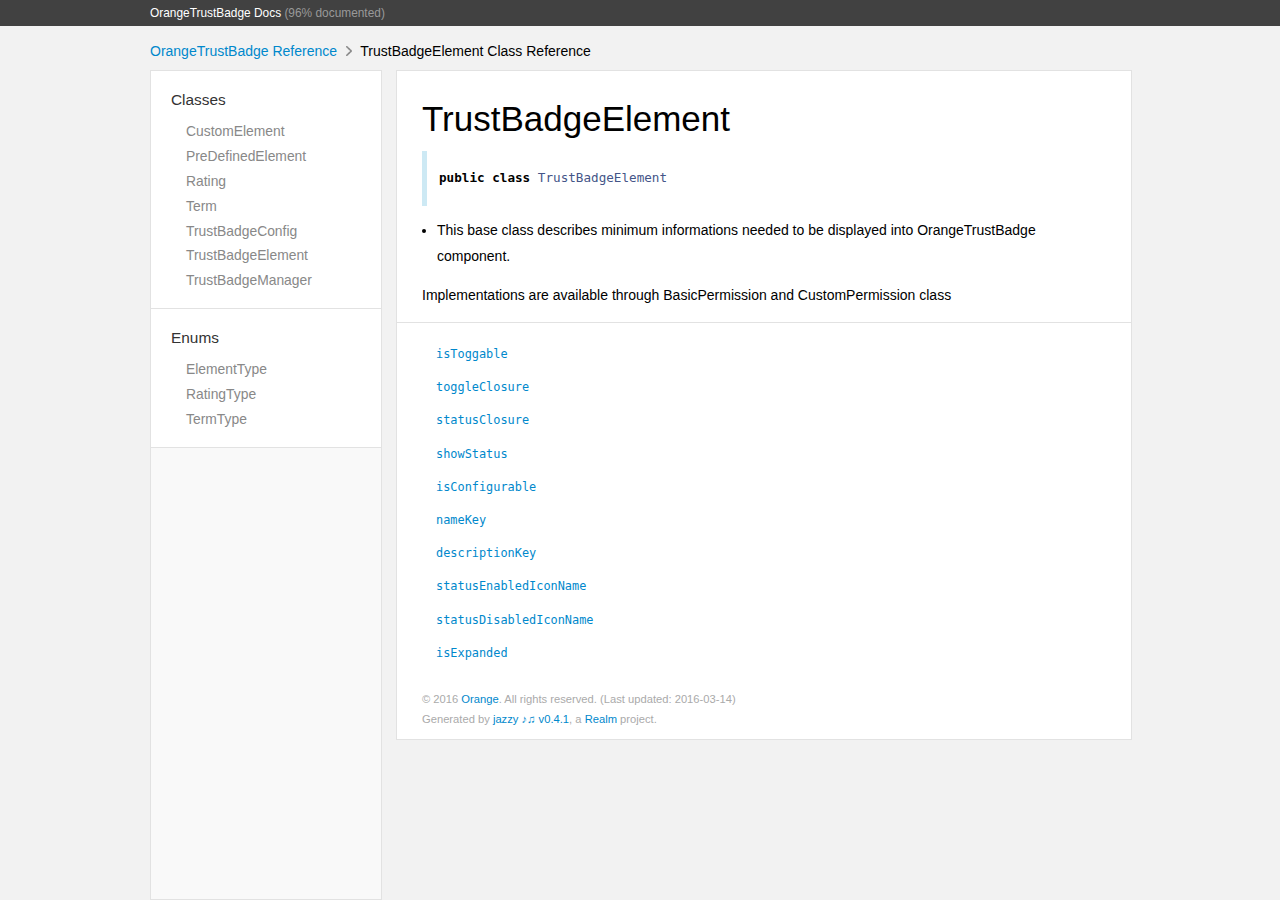
<file: docs/Classes/TrustBadgeElement.html>
<!DOCTYPE html>
<html lang="en">
  <head>
    <title>TrustBadgeElement Class Reference</title>
    <link rel="stylesheet" type="text/css" href="../css/jazzy.css" />
    <link rel="stylesheet" type="text/css" href="../css/highlight.css" />
    <meta charset='utf-8'>
    <script src="../js/jquery.min.js" defer></script>
    <script src="../js/jazzy.js" defer></script>
  </head>
  <body>
    <a name="//apple_ref/swift/Class/TrustBadgeElement" class="dashAnchor"></a>
    <a title="TrustBadgeElement Class Reference"></a>
    <header>
      <div class="content-wrapper">
        <p><a href="../index.html">OrangeTrustBadge Docs</a> (96% documented)</p>
      </div>
    </header>
    <div class="content-wrapper">
      <p id="breadcrumbs">
        <a href="../index.html">OrangeTrustBadge Reference</a>
        <img id="carat" src="../img/carat.png" />
        TrustBadgeElement Class Reference
      </p>
    </div>
    <div class="content-wrapper">
      <nav class="sidebar">
        <ul class="nav-groups">
          <li class="nav-group-name">
            <a href="../Classes.html">Classes</a>
            <ul class="nav-group-tasks">
              <li class="nav-group-task">
                <a href="../Classes/CustomElement.html">CustomElement</a>
              </li>
              <li class="nav-group-task">
                <a href="../Classes/PreDefinedElement.html">PreDefinedElement</a>
              </li>
              <li class="nav-group-task">
                <a href="../Classes/Rating.html">Rating</a>
              </li>
              <li class="nav-group-task">
                <a href="../Classes/Term.html">Term</a>
              </li>
              <li class="nav-group-task">
                <a href="../Classes/TrustBadgeConfig.html">TrustBadgeConfig</a>
              </li>
              <li class="nav-group-task">
                <a href="../Classes/TrustBadgeElement.html">TrustBadgeElement</a>
              </li>
              <li class="nav-group-task">
                <a href="../Classes/TrustBadgeManager.html">TrustBadgeManager</a>
              </li>
            </ul>
          </li>
          <li class="nav-group-name">
            <a href="../Enums.html">Enums</a>
            <ul class="nav-group-tasks">
              <li class="nav-group-task">
                <a href="../Enums/ElementType.html">ElementType</a>
              </li>
              <li class="nav-group-task">
                <a href="../Enums/RatingType.html">RatingType</a>
              </li>
              <li class="nav-group-task">
                <a href="../Enums/TermType.html">TermType</a>
              </li>
            </ul>
          </li>
        </ul>
      </nav>
      <article class="main-content">
        <section>
          <section class="section">
            <h1>TrustBadgeElement</h1>
              <div class="declaration">
                <div class="language">
                  <pre class="highlight"><code><span class="kd">public</span> <span class="kd">class</span> <span class="kt">TrustBadgeElement</span></code></pre>

                </div>
              </div>
            <ul>
<li>This base class describes minimum informations needed to be displayed into OrangeTrustBadge component.</li>
</ul>

<p>Implementations are available through BasicPermission and CustomPermission class</p>

          </section>
          <section class="section task-group-section">
            <div class="task-group">
              <ul>
                <li class="item">
                  <div>
                    <code>
                    <a name="/s:vC16OrangeTrustBadge17TrustBadgeElement10isToggableSb"></a>
                    <a name="//apple_ref/swift/Property/isToggable" class="dashAnchor"></a>
                    <a class="token" href="#/s:vC16OrangeTrustBadge17TrustBadgeElement10isToggableSb">isToggable</a>
                    </code>
                  </div>
                  <div class="height-container">
                    <div class="pointer-container"></div>
                    <section class="section">
                      <div class="pointer"></div>
                      <div class="abstract">
                        <p>Flag telling if OrangeTrustBadge should display a switch to enable/disable the element</p>

                      </div>
                      <div class="declaration">
                        <h4>Declaration</h4>
                        <div class="language">
                          <p class="aside-title">Swift</p>
                          <pre class="highlight"><code><span class="kd">public</span> <span class="k">var</span> <span class="nv">isToggable</span> <span class="p">:</span> <span class="kt">Bool</span> <span class="o">=</span> <span class="kc">false</span></code></pre>

                        </div>
                      </div>
                    </section>
                  </div>
                </li>
                <li class="item">
                  <div>
                    <code>
                    <a name="/s:vC16OrangeTrustBadge17TrustBadgeElement13toggleClosureFCSo8UISwitchT_"></a>
                    <a name="//apple_ref/swift/Property/toggleClosure" class="dashAnchor"></a>
                    <a class="token" href="#/s:vC16OrangeTrustBadge17TrustBadgeElement13toggleClosureFCSo8UISwitchT_">toggleClosure</a>
                    </code>
                  </div>
                  <div class="height-container">
                    <div class="pointer-container"></div>
                    <section class="section">
                      <div class="pointer"></div>
                      <div class="abstract">
                        <p>Closure allowing to update current element&rsquo;s status</p>

                      </div>
                      <div class="declaration">
                        <h4>Declaration</h4>
                        <div class="language">
                          <p class="aside-title">Swift</p>
                          <pre class="highlight"><code><span class="kd">public</span> <span class="k">var</span> <span class="nv">toggleClosure</span> <span class="p">:</span> <span class="p">(</span><span class="kt">UISwitch</span><span class="p">)</span><span class="o">-&gt;</span> <span class="kt">Void</span> <span class="o">=</span> <span class="p">{(</span><span class="n">toggleSwitch</span><span class="p">)</span> <span class="k">in</span> <span class="p">}</span></code></pre>

                        </div>
                      </div>
                    </section>
                  </div>
                </li>
                <li class="item">
                  <div>
                    <code>
                    <a name="/s:vC16OrangeTrustBadge17TrustBadgeElement13statusClosureFT_Sb"></a>
                    <a name="//apple_ref/swift/Property/statusClosure" class="dashAnchor"></a>
                    <a class="token" href="#/s:vC16OrangeTrustBadge17TrustBadgeElement13statusClosureFT_Sb">statusClosure</a>
                    </code>
                  </div>
                  <div class="height-container">
                    <div class="pointer-container"></div>
                    <section class="section">
                      <div class="pointer"></div>
                      <div class="abstract">
                        <p>Closure giving element&rsquo;s status (enabled/disabled)</p>

                      </div>
                      <div class="declaration">
                        <h4>Declaration</h4>
                        <div class="language">
                          <p class="aside-title">Swift</p>
                          <pre class="highlight"><code><span class="kd">public</span> <span class="k">var</span> <span class="nv">statusClosure</span> <span class="p">:</span> <span class="p">(</span><span class="kt">Void</span><span class="p">)</span> <span class="o">-&gt;</span> <span class="kt">Bool</span> <span class="o">=</span> <span class="p">{()</span> <span class="k">in</span> <span class="k">return</span> <span class="kc">false</span><span class="p">}</span></code></pre>

                        </div>
                      </div>
                    </section>
                  </div>
                </li>
                <li class="item">
                  <div>
                    <code>
                    <a name="/s:vC16OrangeTrustBadge17TrustBadgeElement10showStatusSb"></a>
                    <a name="//apple_ref/swift/Property/showStatus" class="dashAnchor"></a>
                    <a class="token" href="#/s:vC16OrangeTrustBadge17TrustBadgeElement10showStatusSb">showStatus</a>
                    </code>
                  </div>
                  <div class="height-container">
                    <div class="pointer-container"></div>
                    <section class="section">
                      <div class="pointer"></div>
                      <div class="abstract">
                        <p>Flag telling if OrangeTrustBadge should display the current status the element</p>

                      </div>
                      <div class="declaration">
                        <h4>Declaration</h4>
                        <div class="language">
                          <p class="aside-title">Swift</p>
                          <pre class="highlight"><code><span class="kd">public</span>  <span class="k">var</span> <span class="nv">showStatus</span> <span class="p">:</span> <span class="kt">Bool</span> <span class="o">=</span> <span class="kc">true</span></code></pre>

                        </div>
                      </div>
                    </section>
                  </div>
                </li>
                <li class="item">
                  <div>
                    <code>
                    <a name="/s:vC16OrangeTrustBadge17TrustBadgeElement14isConfigurableSb"></a>
                    <a name="//apple_ref/swift/Property/isConfigurable" class="dashAnchor"></a>
                    <a class="token" href="#/s:vC16OrangeTrustBadge17TrustBadgeElement14isConfigurableSb">isConfigurable</a>
                    </code>
                  </div>
                  <div class="height-container">
                    <div class="pointer-container"></div>
                    <section class="section">
                      <div class="pointer"></div>
                      <div class="abstract">
                        <p>Flag telling if OrangeTrustBadge should display a link to iOS Preferences to enable/disable it.</p>

                      </div>
                      <div class="declaration">
                        <h4>Declaration</h4>
                        <div class="language">
                          <p class="aside-title">Swift</p>
                          <pre class="highlight"><code><span class="kd">public</span> <span class="k">var</span> <span class="nv">isConfigurable</span> <span class="p">:</span> <span class="kt">Bool</span> <span class="o">=</span> <span class="kc">false</span></code></pre>

                        </div>
                      </div>
                    </section>
                  </div>
                </li>
                <li class="item">
                  <div>
                    <code>
                    <a name="/s:vC16OrangeTrustBadge17TrustBadgeElement7nameKeySS"></a>
                    <a name="//apple_ref/swift/Property/nameKey" class="dashAnchor"></a>
                    <a class="token" href="#/s:vC16OrangeTrustBadge17TrustBadgeElement7nameKeySS">nameKey</a>
                    </code>
                  </div>
                  <div class="height-container">
                    <div class="pointer-container"></div>
                    <section class="section">
                      <div class="pointer"></div>
                      <div class="abstract">
                        <p>Localized Key for element&rsquo;s name</p>

                      </div>
                      <div class="declaration">
                        <h4>Declaration</h4>
                        <div class="language">
                          <p class="aside-title">Swift</p>
                          <pre class="highlight"><code><span class="kd">public</span> <span class="k">var</span> <span class="nv">nameKey</span> <span class="p">:</span> <span class="kt">String</span> <span class="o">=</span> <span class="s">""</span></code></pre>

                        </div>
                      </div>
                    </section>
                  </div>
                </li>
                <li class="item">
                  <div>
                    <code>
                    <a name="/s:vC16OrangeTrustBadge17TrustBadgeElement14descriptionKeySS"></a>
                    <a name="//apple_ref/swift/Property/descriptionKey" class="dashAnchor"></a>
                    <a class="token" href="#/s:vC16OrangeTrustBadge17TrustBadgeElement14descriptionKeySS">descriptionKey</a>
                    </code>
                  </div>
                  <div class="height-container">
                    <div class="pointer-container"></div>
                    <section class="section">
                      <div class="pointer"></div>
                      <div class="abstract">
                        <p>Localized Key for element&rsquo;s description</p>

                      </div>
                      <div class="declaration">
                        <h4>Declaration</h4>
                        <div class="language">
                          <p class="aside-title">Swift</p>
                          <pre class="highlight"><code><span class="kd">public</span> <span class="k">var</span> <span class="nv">descriptionKey</span> <span class="p">:</span><span class="kt">String</span> <span class="o">=</span> <span class="s">""</span></code></pre>

                        </div>
                      </div>
                    </section>
                  </div>
                </li>
                <li class="item">
                  <div>
                    <code>
                    <a name="/s:vC16OrangeTrustBadge17TrustBadgeElement21statusEnabledIconNameSS"></a>
                    <a name="//apple_ref/swift/Property/statusEnabledIconName" class="dashAnchor"></a>
                    <a class="token" href="#/s:vC16OrangeTrustBadge17TrustBadgeElement21statusEnabledIconNameSS">statusEnabledIconName</a>
                    </code>
                  </div>
                  <div class="height-container">
                    <div class="pointer-container"></div>
                    <section class="section">
                      <div class="pointer"></div>
                      <div class="abstract">
                        <p>Icon name for element&rsquo;s enabled state</p>

                      </div>
                      <div class="declaration">
                        <h4>Declaration</h4>
                        <div class="language">
                          <p class="aside-title">Swift</p>
                          <pre class="highlight"><code><span class="kd">public</span> <span class="k">var</span> <span class="nv">statusEnabledIconName</span> <span class="p">:</span> <span class="kt">String</span> <span class="o">=</span> <span class="s">""</span></code></pre>

                        </div>
                      </div>
                    </section>
                  </div>
                </li>
                <li class="item">
                  <div>
                    <code>
                    <a name="/s:vC16OrangeTrustBadge17TrustBadgeElement22statusDisabledIconNameSS"></a>
                    <a name="//apple_ref/swift/Property/statusDisabledIconName" class="dashAnchor"></a>
                    <a class="token" href="#/s:vC16OrangeTrustBadge17TrustBadgeElement22statusDisabledIconNameSS">statusDisabledIconName</a>
                    </code>
                  </div>
                  <div class="height-container">
                    <div class="pointer-container"></div>
                    <section class="section">
                      <div class="pointer"></div>
                      <div class="abstract">
                        <p>Icon name for element&rsquo;s disabled state</p>

                      </div>
                      <div class="declaration">
                        <h4>Declaration</h4>
                        <div class="language">
                          <p class="aside-title">Swift</p>
                          <pre class="highlight"><code><span class="kd">public</span> <span class="k">var</span> <span class="nv">statusDisabledIconName</span> <span class="p">:</span> <span class="kt">String</span> <span class="o">=</span> <span class="s">""</span></code></pre>

                        </div>
                      </div>
                    </section>
                  </div>
                </li>
                <li class="item">
                  <div>
                    <code>
                    <a name="/s:vC16OrangeTrustBadge17TrustBadgeElement10isExpandedSb"></a>
                    <a name="//apple_ref/swift/Property/isExpanded" class="dashAnchor"></a>
                    <a class="token" href="#/s:vC16OrangeTrustBadge17TrustBadgeElement10isExpandedSb">isExpanded</a>
                    </code>
                  </div>
                  <div class="height-container">
                    <div class="pointer-container"></div>
                    <section class="section">
                      <div class="pointer"></div>
                      <div class="abstract">
                        <p>Flag telling if the corresponding UI is expanded (display details)</p>

                      </div>
                      <div class="declaration">
                        <h4>Declaration</h4>
                        <div class="language">
                          <p class="aside-title">Swift</p>
                          <pre class="highlight"><code><span class="kd">public</span> <span class="k">var</span> <span class="nv">isExpanded</span> <span class="p">:</span> <span class="kt">Bool</span> <span class="o">=</span> <span class="kc">false</span></code></pre>

                        </div>
                      </div>
                    </section>
                  </div>
                </li>
              </ul>
            </div>
          </section>
        </section>
        <section id="footer">
          <p>&copy; 2016 <a class="link" href="https://github.com/Orange-OpenSource/orange-trust-badge-ios.git" target="_blank" rel="external">Orange</a>. All rights reserved. (Last updated: 2016-03-14)</p>
          <p>Generated by <a class="link" href="https://github.com/realm/jazzy" target="_blank" rel="external">jazzy ♪♫ v0.4.1</a>, a <a class="link" href="http://realm.io" target="_blank" rel="external">Realm</a> project.</p>
        </section>
      </article>
    </div>
  </body>
</div>
</html>
</file>
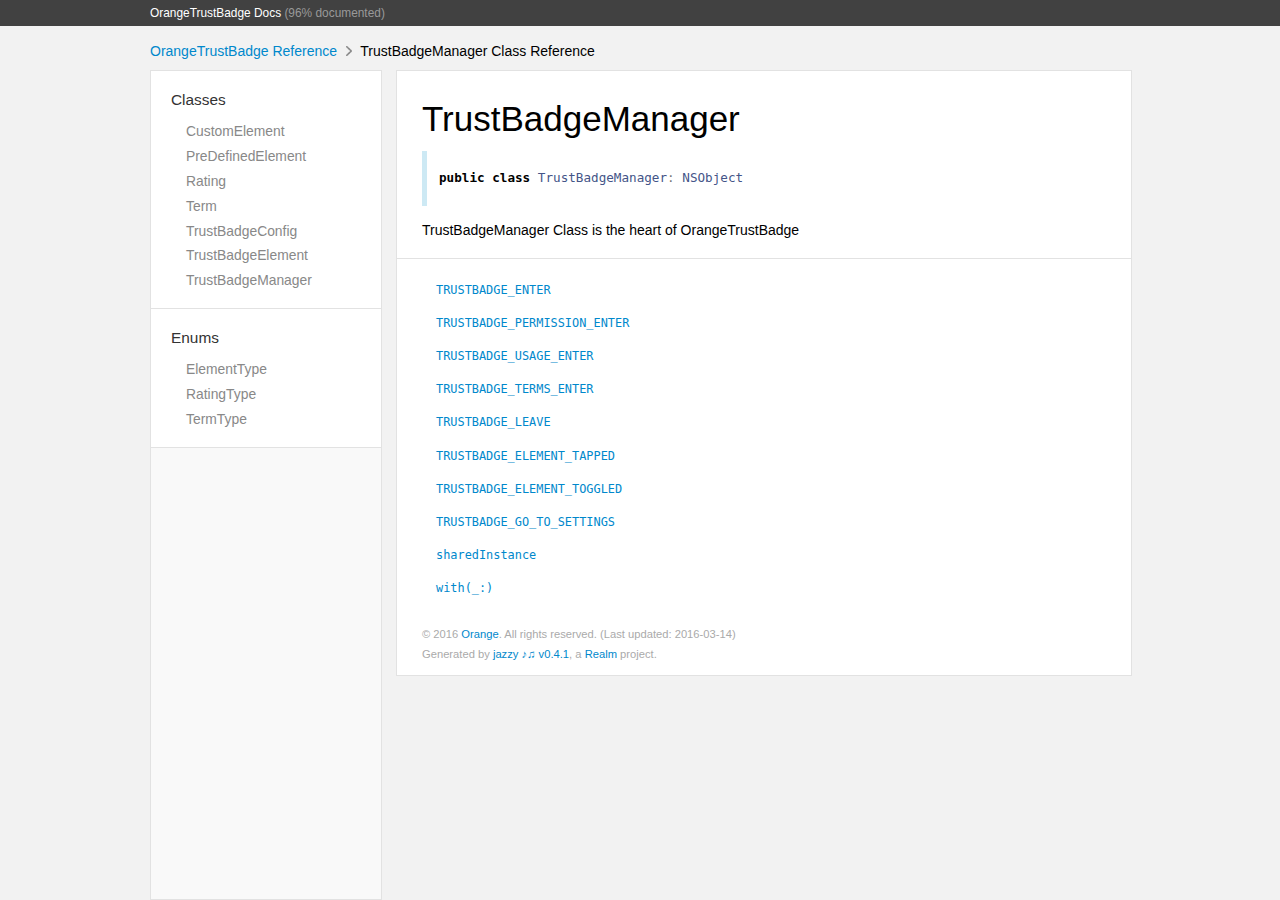
<file: docs/Classes/TrustBadgeManager.html>
<!DOCTYPE html>
<html lang="en">
  <head>
    <title>TrustBadgeManager Class Reference</title>
    <link rel="stylesheet" type="text/css" href="../css/jazzy.css" />
    <link rel="stylesheet" type="text/css" href="../css/highlight.css" />
    <meta charset='utf-8'>
    <script src="../js/jquery.min.js" defer></script>
    <script src="../js/jazzy.js" defer></script>
  </head>
  <body>
    <a name="//apple_ref/swift/Class/TrustBadgeManager" class="dashAnchor"></a>
    <a title="TrustBadgeManager Class Reference"></a>
    <header>
      <div class="content-wrapper">
        <p><a href="../index.html">OrangeTrustBadge Docs</a> (96% documented)</p>
      </div>
    </header>
    <div class="content-wrapper">
      <p id="breadcrumbs">
        <a href="../index.html">OrangeTrustBadge Reference</a>
        <img id="carat" src="../img/carat.png" />
        TrustBadgeManager Class Reference
      </p>
    </div>
    <div class="content-wrapper">
      <nav class="sidebar">
        <ul class="nav-groups">
          <li class="nav-group-name">
            <a href="../Classes.html">Classes</a>
            <ul class="nav-group-tasks">
              <li class="nav-group-task">
                <a href="../Classes/CustomElement.html">CustomElement</a>
              </li>
              <li class="nav-group-task">
                <a href="../Classes/PreDefinedElement.html">PreDefinedElement</a>
              </li>
              <li class="nav-group-task">
                <a href="../Classes/Rating.html">Rating</a>
              </li>
              <li class="nav-group-task">
                <a href="../Classes/Term.html">Term</a>
              </li>
              <li class="nav-group-task">
                <a href="../Classes/TrustBadgeConfig.html">TrustBadgeConfig</a>
              </li>
              <li class="nav-group-task">
                <a href="../Classes/TrustBadgeElement.html">TrustBadgeElement</a>
              </li>
              <li class="nav-group-task">
                <a href="../Classes/TrustBadgeManager.html">TrustBadgeManager</a>
              </li>
            </ul>
          </li>
          <li class="nav-group-name">
            <a href="../Enums.html">Enums</a>
            <ul class="nav-group-tasks">
              <li class="nav-group-task">
                <a href="../Enums/ElementType.html">ElementType</a>
              </li>
              <li class="nav-group-task">
                <a href="../Enums/RatingType.html">RatingType</a>
              </li>
              <li class="nav-group-task">
                <a href="../Enums/TermType.html">TermType</a>
              </li>
            </ul>
          </li>
        </ul>
      </nav>
      <article class="main-content">
        <section>
          <section class="section">
            <h1>TrustBadgeManager</h1>
              <div class="declaration">
                <div class="language">
                  <pre class="highlight"><code><span class="kd">public</span> <span class="kd">class</span> <span class="kt">TrustBadgeManager</span><span class="p">:</span> <span class="kt">NSObject</span></code></pre>

                </div>
              </div>
            <p>TrustBadgeManager Class is the heart of OrangeTrustBadge</p>

          </section>
          <section class="section task-group-section">
            <div class="task-group">
              <ul>
                <li class="item">
                  <div>
                    <code>
                    <a name="/s:ZvC16OrangeTrustBadge17TrustBadgeManager16TRUSTBADGE_ENTERSS"></a>
                    <a name="//apple_ref/swift/Variable/TRUSTBADGE_ENTER" class="dashAnchor"></a>
                    <a class="token" href="#/s:ZvC16OrangeTrustBadge17TrustBadgeManager16TRUSTBADGE_ENTERSS">TRUSTBADGE_ENTER</a>
                    </code>
                  </div>
                  <div class="height-container">
                    <div class="pointer-container"></div>
                    <section class="section">
                      <div class="pointer"></div>
                      <div class="abstract">
                        <p>Event triggered when entering in TrustBadge component</p>

                      </div>
                      <div class="declaration">
                        <h4>Declaration</h4>
                        <div class="language">
                          <p class="aside-title">Swift</p>
                          <pre class="highlight"><code><span class="kd">public</span> <span class="kd">static</span> <span class="k">let</span> <span class="nv">TRUSTBADGE_ENTER</span> <span class="o">=</span> <span class="s">"TRUSTBADGE_ENTER"</span></code></pre>

                        </div>
                      </div>
                    </section>
                  </div>
                </li>
                <li class="item">
                  <div>
                    <code>
                    <a name="/s:ZvC16OrangeTrustBadge17TrustBadgeManager27TRUSTBADGE_PERMISSION_ENTERSS"></a>
                    <a name="//apple_ref/swift/Variable/TRUSTBADGE_PERMISSION_ENTER" class="dashAnchor"></a>
                    <a class="token" href="#/s:ZvC16OrangeTrustBadge17TrustBadgeManager27TRUSTBADGE_PERMISSION_ENTERSS">TRUSTBADGE_PERMISSION_ENTER</a>
                    </code>
                  </div>
                  <div class="height-container">
                    <div class="pointer-container"></div>
                    <section class="section">
                      <div class="pointer"></div>
                      <div class="abstract">
                        <p>Event triggered when entering in Permissions Page</p>

                      </div>
                      <div class="declaration">
                        <h4>Declaration</h4>
                        <div class="language">
                          <p class="aside-title">Swift</p>
                          <pre class="highlight"><code><span class="kd">public</span> <span class="kd">static</span> <span class="k">let</span> <span class="nv">TRUSTBADGE_PERMISSION_ENTER</span> <span class="o">=</span> <span class="s">"TRUSTBADGE_PERMISSION_ENTER"</span></code></pre>

                        </div>
                      </div>
                    </section>
                  </div>
                </li>
                <li class="item">
                  <div>
                    <code>
                    <a name="/s:ZvC16OrangeTrustBadge17TrustBadgeManager22TRUSTBADGE_USAGE_ENTERSS"></a>
                    <a name="//apple_ref/swift/Variable/TRUSTBADGE_USAGE_ENTER" class="dashAnchor"></a>
                    <a class="token" href="#/s:ZvC16OrangeTrustBadge17TrustBadgeManager22TRUSTBADGE_USAGE_ENTERSS">TRUSTBADGE_USAGE_ENTER</a>
                    </code>
                  </div>
                  <div class="height-container">
                    <div class="pointer-container"></div>
                    <section class="section">
                      <div class="pointer"></div>
                      <div class="abstract">
                        <p>Event triggered when entering in Usage Page</p>

                      </div>
                      <div class="declaration">
                        <h4>Declaration</h4>
                        <div class="language">
                          <p class="aside-title">Swift</p>
                          <pre class="highlight"><code><span class="kd">public</span> <span class="kd">static</span> <span class="k">let</span> <span class="nv">TRUSTBADGE_USAGE_ENTER</span> <span class="o">=</span> <span class="s">"TRUSTBADGE_USAGE_ENTER"</span></code></pre>

                        </div>
                      </div>
                    </section>
                  </div>
                </li>
                <li class="item">
                  <div>
                    <code>
                    <a name="/s:ZvC16OrangeTrustBadge17TrustBadgeManager22TRUSTBADGE_TERMS_ENTERSS"></a>
                    <a name="//apple_ref/swift/Variable/TRUSTBADGE_TERMS_ENTER" class="dashAnchor"></a>
                    <a class="token" href="#/s:ZvC16OrangeTrustBadge17TrustBadgeManager22TRUSTBADGE_TERMS_ENTERSS">TRUSTBADGE_TERMS_ENTER</a>
                    </code>
                  </div>
                  <div class="height-container">
                    <div class="pointer-container"></div>
                    <section class="section">
                      <div class="pointer"></div>
                      <div class="abstract">
                        <p>Event triggered when entering in Terms Page</p>

                      </div>
                      <div class="declaration">
                        <h4>Declaration</h4>
                        <div class="language">
                          <p class="aside-title">Swift</p>
                          <pre class="highlight"><code><span class="kd">public</span> <span class="kd">static</span> <span class="k">let</span> <span class="nv">TRUSTBADGE_TERMS_ENTER</span> <span class="o">=</span> <span class="s">"TRUSTBADGE_TERMS_ENTER"</span></code></pre>

                        </div>
                      </div>
                    </section>
                  </div>
                </li>
                <li class="item">
                  <div>
                    <code>
                    <a name="/s:ZvC16OrangeTrustBadge17TrustBadgeManager16TRUSTBADGE_LEAVESS"></a>
                    <a name="//apple_ref/swift/Variable/TRUSTBADGE_LEAVE" class="dashAnchor"></a>
                    <a class="token" href="#/s:ZvC16OrangeTrustBadge17TrustBadgeManager16TRUSTBADGE_LEAVESS">TRUSTBADGE_LEAVE</a>
                    </code>
                  </div>
                  <div class="height-container">
                    <div class="pointer-container"></div>
                    <section class="section">
                      <div class="pointer"></div>
                      <div class="abstract">
                        <p>Event triggered when leaving TrustBadge component</p>

                      </div>
                      <div class="declaration">
                        <h4>Declaration</h4>
                        <div class="language">
                          <p class="aside-title">Swift</p>
                          <pre class="highlight"><code><span class="kd">public</span> <span class="kd">static</span> <span class="k">let</span> <span class="nv">TRUSTBADGE_LEAVE</span> <span class="o">=</span> <span class="s">"TRUSTBADGE_LEAVE"</span></code></pre>

                        </div>
                      </div>
                    </section>
                  </div>
                </li>
                <li class="item">
                  <div>
                    <code>
                    <a name="/s:ZvC16OrangeTrustBadge17TrustBadgeManager25TRUSTBADGE_ELEMENT_TAPPEDSS"></a>
                    <a name="//apple_ref/swift/Variable/TRUSTBADGE_ELEMENT_TAPPED" class="dashAnchor"></a>
                    <a class="token" href="#/s:ZvC16OrangeTrustBadge17TrustBadgeManager25TRUSTBADGE_ELEMENT_TAPPEDSS">TRUSTBADGE_ELEMENT_TAPPED</a>
                    </code>
                  </div>
                  <div class="height-container">
                    <div class="pointer-container"></div>
                    <section class="section">
                      <div class="pointer"></div>
                      <div class="abstract">
                        <p>Event triggered when tapping a TrustBadge element to open/close associated explanations</p>

                      </div>
                      <div class="declaration">
                        <h4>Declaration</h4>
                        <div class="language">
                          <p class="aside-title">Swift</p>
                          <pre class="highlight"><code><span class="kd">public</span> <span class="kd">static</span> <span class="k">let</span> <span class="nv">TRUSTBADGE_ELEMENT_TAPPED</span> <span class="o">=</span> <span class="s">"TRUSTBADGE_ELEMENT_TAPPED"</span></code></pre>

                        </div>
                      </div>
                    </section>
                  </div>
                </li>
                <li class="item">
                  <div>
                    <code>
                    <a name="/s:ZvC16OrangeTrustBadge17TrustBadgeManager26TRUSTBADGE_ELEMENT_TOGGLEDSS"></a>
                    <a name="//apple_ref/swift/Variable/TRUSTBADGE_ELEMENT_TOGGLED" class="dashAnchor"></a>
                    <a class="token" href="#/s:ZvC16OrangeTrustBadge17TrustBadgeManager26TRUSTBADGE_ELEMENT_TOGGLEDSS">TRUSTBADGE_ELEMENT_TOGGLED</a>
                    </code>
                  </div>
                  <div class="height-container">
                    <div class="pointer-container"></div>
                    <section class="section">
                      <div class="pointer"></div>
                      <div class="abstract">
                        <p>Event triggered when toggling a TrustBadge element (if toggable)</p>

                      </div>
                      <div class="declaration">
                        <h4>Declaration</h4>
                        <div class="language">
                          <p class="aside-title">Swift</p>
                          <pre class="highlight"><code><span class="kd">public</span> <span class="kd">static</span> <span class="k">let</span> <span class="nv">TRUSTBADGE_ELEMENT_TOGGLED</span> <span class="o">=</span> <span class="s">"TRUSTBADGE_ELEMENT_TOGGLED"</span></code></pre>

                        </div>
                      </div>
                    </section>
                  </div>
                </li>
                <li class="item">
                  <div>
                    <code>
                    <a name="/s:ZvC16OrangeTrustBadge17TrustBadgeManager25TRUSTBADGE_GO_TO_SETTINGSSS"></a>
                    <a name="//apple_ref/swift/Variable/TRUSTBADGE_GO_TO_SETTINGS" class="dashAnchor"></a>
                    <a class="token" href="#/s:ZvC16OrangeTrustBadge17TrustBadgeManager25TRUSTBADGE_GO_TO_SETTINGSSS">TRUSTBADGE_GO_TO_SETTINGS</a>
                    </code>
                  </div>
                  <div class="height-container">
                    <div class="pointer-container"></div>
                    <section class="section">
                      <div class="pointer"></div>
                      <div class="abstract">
                        <p>Event triggered when going into iOS settings</p>

                      </div>
                      <div class="declaration">
                        <h4>Declaration</h4>
                        <div class="language">
                          <p class="aside-title">Swift</p>
                          <pre class="highlight"><code><span class="kd">public</span> <span class="kd">static</span> <span class="k">let</span> <span class="nv">TRUSTBADGE_GO_TO_SETTINGS</span> <span class="o">=</span> <span class="s">"TRUSTBADGE_GO_TO_SETTINGS"</span></code></pre>

                        </div>
                      </div>
                    </section>
                  </div>
                </li>
                <li class="item">
                  <div>
                    <code>
                    <a name="/s:ZvC16OrangeTrustBadge17TrustBadgeManager14sharedInstanceS0_"></a>
                    <a name="//apple_ref/swift/Variable/sharedInstance" class="dashAnchor"></a>
                    <a class="token" href="#/s:ZvC16OrangeTrustBadge17TrustBadgeManager14sharedInstanceS0_">sharedInstance</a>
                    </code>
                  </div>
                  <div class="height-container">
                    <div class="pointer-container"></div>
                    <section class="section">
                      <div class="pointer"></div>
                      <div class="abstract">
                        <p>Access to the manager&rsquo;s singleton</p>

                      </div>
                      <div class="declaration">
                        <h4>Declaration</h4>
                        <div class="language">
                          <p class="aside-title">Swift</p>
                          <pre class="highlight"><code><span class="kd">public</span> <span class="kd">static</span> <span class="k">let</span> <span class="nv">sharedInstance</span> <span class="o">=</span> <span class="kt">TrustBadgeManager</span><span class="p">()</span></code></pre>

                        </div>
                      </div>
                    </section>
                  </div>
                </li>
                <li class="item">
                  <div>
                    <code>
                    <a name="/s:ZFC16OrangeTrustBadge17TrustBadgeManager4withFMS0_FCS_16TrustBadgeConfigT_"></a>
                    <a name="//apple_ref/swift/Method/with(_:)" class="dashAnchor"></a>
                    <a class="token" href="#/s:ZFC16OrangeTrustBadge17TrustBadgeManager4withFMS0_FCS_16TrustBadgeConfigT_">with(_:)</a>
                    </code>
                  </div>
                  <div class="height-container">
                    <div class="pointer-container"></div>
                    <section class="section">
                      <div class="pointer"></div>
                      <div class="abstract">
                        <p>Starting point to integrate TrustBadge SDK into your app.
Simply provide a Configuration object in order to initialize the SDK : it will contains parameters and hooks to customize standard SDK behaviours.</p>

<p>Example :</p>

<pre class="highlight plaintext"><code>let config = TrustBadgeConfig()
TrustBadgeManager.with(config)
</code></pre>

                      </div>
                      <div class="declaration">
                        <h4>Declaration</h4>
                        <div class="language">
                          <p class="aside-title">Swift</p>
                          <pre class="highlight"><code><span class="kd">public</span> <span class="kd">static</span> <span class="kd">func</span> <span class="nf">with</span><span class="p">(</span><span class="nv">configuration</span> <span class="p">:</span> <span class="kt">TrustBadgeConfig</span><span class="p">)</span></code></pre>

                        </div>
                      </div>
                      <div>
                        <h4>Parameters</h4>
                        <table class="graybox">
                          <tbody>
                            <tr>
                              <td>
                                <code>
                                <em>configuration</em>
                                </code>
                              </td>
                              <td>
                                <div>
                                  <p>An TrustBadgeConfig containing TrustBadge configuration</p>

                                </div>
                              </td>
                            </tr>
                          </tbody>
                        </table>
                      </div>
                    </section>
                  </div>
                </li>
              </ul>
            </div>
          </section>
        </section>
        <section id="footer">
          <p>&copy; 2016 <a class="link" href="https://github.com/Orange-OpenSource/orange-trust-badge-ios.git" target="_blank" rel="external">Orange</a>. All rights reserved. (Last updated: 2016-03-14)</p>
          <p>Generated by <a class="link" href="https://github.com/realm/jazzy" target="_blank" rel="external">jazzy ♪♫ v0.4.1</a>, a <a class="link" href="http://realm.io" target="_blank" rel="external">Realm</a> project.</p>
        </section>
      </article>
    </div>
  </body>
</div>
</html>
</file>
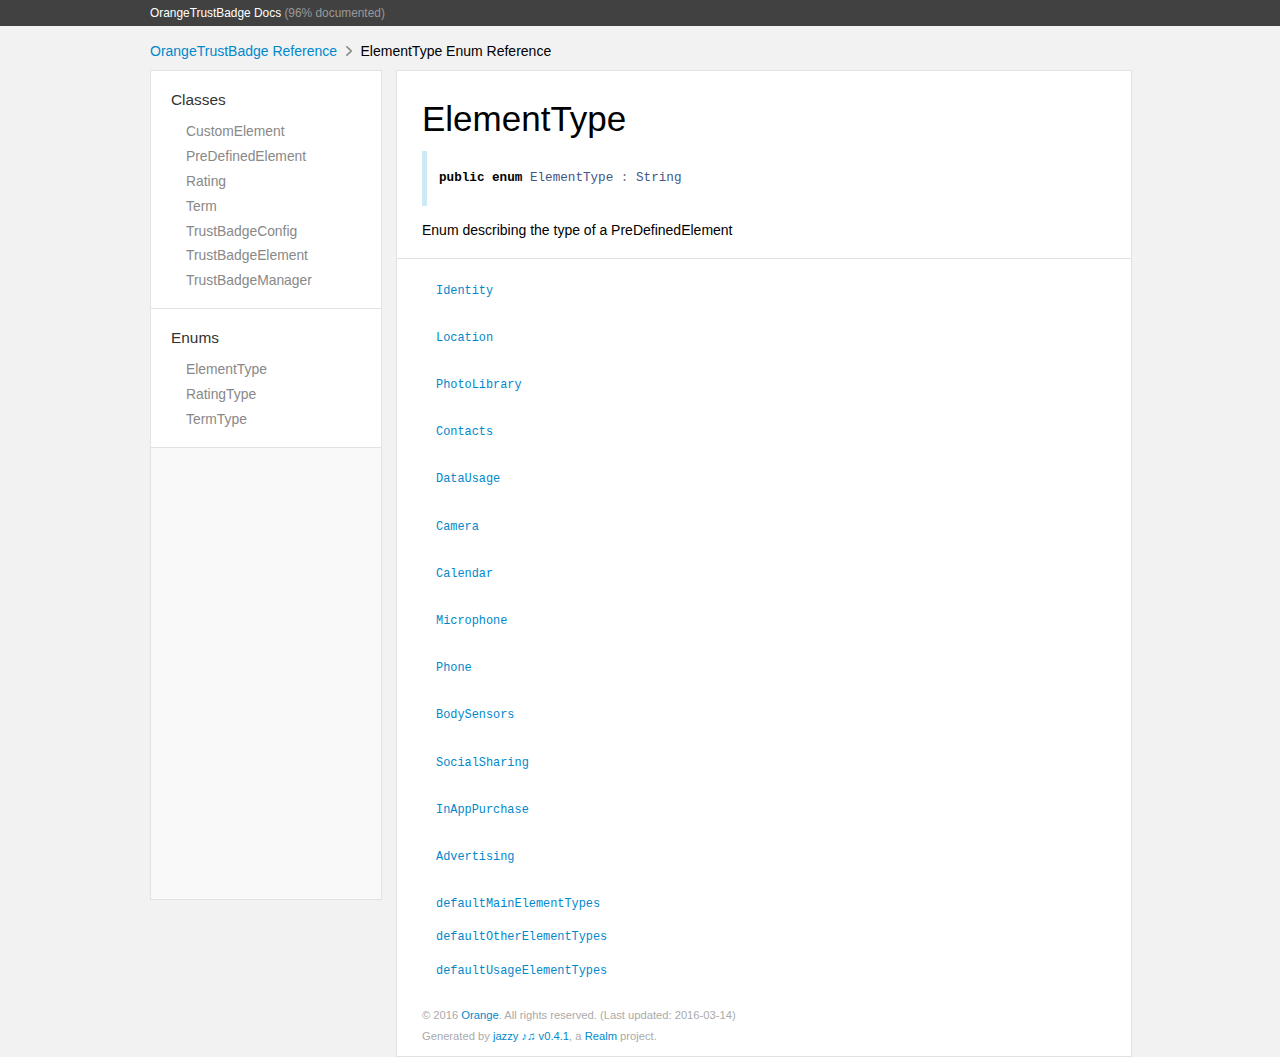
<file: docs/Enums/ElementType.html>
<!DOCTYPE html>
<html lang="en">
  <head>
    <title>ElementType Enum Reference</title>
    <link rel="stylesheet" type="text/css" href="../css/jazzy.css" />
    <link rel="stylesheet" type="text/css" href="../css/highlight.css" />
    <meta charset='utf-8'>
    <script src="../js/jquery.min.js" defer></script>
    <script src="../js/jazzy.js" defer></script>
  </head>
  <body>
    <a name="//apple_ref/swift/Enum/ElementType" class="dashAnchor"></a>
    <a title="ElementType Enum Reference"></a>
    <header>
      <div class="content-wrapper">
        <p><a href="../index.html">OrangeTrustBadge Docs</a> (96% documented)</p>
      </div>
    </header>
    <div class="content-wrapper">
      <p id="breadcrumbs">
        <a href="../index.html">OrangeTrustBadge Reference</a>
        <img id="carat" src="../img/carat.png" />
        ElementType Enum Reference
      </p>
    </div>
    <div class="content-wrapper">
      <nav class="sidebar">
        <ul class="nav-groups">
          <li class="nav-group-name">
            <a href="../Classes.html">Classes</a>
            <ul class="nav-group-tasks">
              <li class="nav-group-task">
                <a href="../Classes/CustomElement.html">CustomElement</a>
              </li>
              <li class="nav-group-task">
                <a href="../Classes/PreDefinedElement.html">PreDefinedElement</a>
              </li>
              <li class="nav-group-task">
                <a href="../Classes/Rating.html">Rating</a>
              </li>
              <li class="nav-group-task">
                <a href="../Classes/Term.html">Term</a>
              </li>
              <li class="nav-group-task">
                <a href="../Classes/TrustBadgeConfig.html">TrustBadgeConfig</a>
              </li>
              <li class="nav-group-task">
                <a href="../Classes/TrustBadgeElement.html">TrustBadgeElement</a>
              </li>
              <li class="nav-group-task">
                <a href="../Classes/TrustBadgeManager.html">TrustBadgeManager</a>
              </li>
            </ul>
          </li>
          <li class="nav-group-name">
            <a href="../Enums.html">Enums</a>
            <ul class="nav-group-tasks">
              <li class="nav-group-task">
                <a href="../Enums/ElementType.html">ElementType</a>
              </li>
              <li class="nav-group-task">
                <a href="../Enums/RatingType.html">RatingType</a>
              </li>
              <li class="nav-group-task">
                <a href="../Enums/TermType.html">TermType</a>
              </li>
            </ul>
          </li>
        </ul>
      </nav>
      <article class="main-content">
        <section>
          <section class="section">
            <h1>ElementType</h1>
              <div class="declaration">
                <div class="language">
                  <pre class="highlight"><code><span class="kd">public</span> <span class="kd">enum</span> <span class="kt">ElementType</span> <span class="p">:</span> <span class="kt">String</span></code></pre>

                </div>
              </div>
            <p>Enum describing the type of a PreDefinedElement</p>

          </section>
          <section class="section task-group-section">
            <div class="task-group">
              <ul>
                <li class="item">
                  <div>
                    <code>
                    <a name="/s:FO16OrangeTrustBadge11ElementType8IdentityFMS0_S0_"></a>
                    <a name="//apple_ref/swift/Element/Identity" class="dashAnchor"></a>
                    <a class="token" href="#/s:FO16OrangeTrustBadge11ElementType8IdentityFMS0_S0_">Identity</a>
                    </code>
                  </div>
                  <div class="height-container">
                    <div class="pointer-container"></div>
                    <section class="section">
                      <div class="pointer"></div>
                      <div class="abstract">
                        <p>Identity Element (firstname, lastname etc&hellip;)</p>

                      </div>
                      <div class="declaration">
                        <h4>Declaration</h4>
                        <div class="language">
                          <p class="aside-title">Swift</p>
                          <pre class="highlight"><code><span class="k">case</span> <span class="kt">Identity</span> <span class="o">=</span> <span class="s">"identity"</span></code></pre>

                        </div>
                      </div>
                    </section>
                  </div>
                </li>
              </ul>
            </div>
            <div class="task-group">
              <ul>
                <li class="item">
                  <div>
                    <code>
                    <a name="/s:FO16OrangeTrustBadge11ElementType8LocationFMS0_S0_"></a>
                    <a name="//apple_ref/swift/Element/Location" class="dashAnchor"></a>
                    <a class="token" href="#/s:FO16OrangeTrustBadge11ElementType8LocationFMS0_S0_">Location</a>
                    </code>
                  </div>
                  <div class="height-container">
                    <div class="pointer-container"></div>
                    <section class="section">
                      <div class="pointer"></div>
                      <div class="abstract">
                        <p>Permission to access user&rsquo;s location</p>

                      </div>
                      <div class="declaration">
                        <h4>Declaration</h4>
                        <div class="language">
                          <p class="aside-title">Swift</p>
                          <pre class="highlight"><code><span class="k">case</span> <span class="kt">Location</span> <span class="o">=</span> <span class="s">"location"</span></code></pre>

                        </div>
                      </div>
                    </section>
                  </div>
                </li>
              </ul>
            </div>
            <div class="task-group">
              <ul>
                <li class="item">
                  <div>
                    <code>
                    <a name="/s:FO16OrangeTrustBadge11ElementType12PhotoLibraryFMS0_S0_"></a>
                    <a name="//apple_ref/swift/Element/PhotoLibrary" class="dashAnchor"></a>
                    <a class="token" href="#/s:FO16OrangeTrustBadge11ElementType12PhotoLibraryFMS0_S0_">PhotoLibrary</a>
                    </code>
                  </div>
                  <div class="height-container">
                    <div class="pointer-container"></div>
                    <section class="section">
                      <div class="pointer"></div>
                      <div class="abstract">
                        <p>Permission to access user&rsquo;s Photo Library</p>

                      </div>
                      <div class="declaration">
                        <h4>Declaration</h4>
                        <div class="language">
                          <p class="aside-title">Swift</p>
                          <pre class="highlight"><code><span class="k">case</span> <span class="kt">PhotoLibrary</span> <span class="o">=</span> <span class="s">"photo-library"</span></code></pre>

                        </div>
                      </div>
                    </section>
                  </div>
                </li>
              </ul>
            </div>
            <div class="task-group">
              <ul>
                <li class="item">
                  <div>
                    <code>
                    <a name="/s:FO16OrangeTrustBadge11ElementType8ContactsFMS0_S0_"></a>
                    <a name="//apple_ref/swift/Element/Contacts" class="dashAnchor"></a>
                    <a class="token" href="#/s:FO16OrangeTrustBadge11ElementType8ContactsFMS0_S0_">Contacts</a>
                    </code>
                  </div>
                  <div class="height-container">
                    <div class="pointer-container"></div>
                    <section class="section">
                      <div class="pointer"></div>
                      <div class="abstract">
                        <p>Permission to access user&rsquo;s Address Book</p>

                      </div>
                      <div class="declaration">
                        <h4>Declaration</h4>
                        <div class="language">
                          <p class="aside-title">Swift</p>
                          <pre class="highlight"><code><span class="k">case</span> <span class="kt">Contacts</span> <span class="o">=</span> <span class="s">"contacts"</span></code></pre>

                        </div>
                      </div>
                    </section>
                  </div>
                </li>
              </ul>
            </div>
            <div class="task-group">
              <ul>
                <li class="item">
                  <div>
                    <code>
                    <a name="/s:FO16OrangeTrustBadge11ElementType9DataUsageFMS0_S0_"></a>
                    <a name="//apple_ref/swift/Element/DataUsage" class="dashAnchor"></a>
                    <a class="token" href="#/s:FO16OrangeTrustBadge11ElementType9DataUsageFMS0_S0_">DataUsage</a>
                    </code>
                  </div>
                  <div class="height-container">
                    <div class="pointer-container"></div>
                    <section class="section">
                      <div class="pointer"></div>
                      <div class="abstract">
                        <p>Permission to anonymously track user&rsquo;s activity within the app</p>

                      </div>
                      <div class="declaration">
                        <h4>Declaration</h4>
                        <div class="language">
                          <p class="aside-title">Swift</p>
                          <pre class="highlight"><code><span class="k">case</span> <span class="kt">DataUsage</span> <span class="o">=</span> <span class="s">"data-usage"</span></code></pre>

                        </div>
                      </div>
                    </section>
                  </div>
                </li>
              </ul>
            </div>
            <div class="task-group">
              <ul>
                <li class="item">
                  <div>
                    <code>
                    <a name="/s:FO16OrangeTrustBadge11ElementType6CameraFMS0_S0_"></a>
                    <a name="//apple_ref/swift/Element/Camera" class="dashAnchor"></a>
                    <a class="token" href="#/s:FO16OrangeTrustBadge11ElementType6CameraFMS0_S0_">Camera</a>
                    </code>
                  </div>
                  <div class="height-container">
                    <div class="pointer-container"></div>
                    <section class="section">
                      <div class="pointer"></div>
                      <div class="abstract">
                        <p>Permission to access user&rsquo;s Camera</p>

                      </div>
                      <div class="declaration">
                        <h4>Declaration</h4>
                        <div class="language">
                          <p class="aside-title">Swift</p>
                          <pre class="highlight"><code><span class="k">case</span> <span class="kt">Camera</span> <span class="o">=</span> <span class="s">"camera"</span></code></pre>

                        </div>
                      </div>
                    </section>
                  </div>
                </li>
              </ul>
            </div>
            <div class="task-group">
              <ul>
                <li class="item">
                  <div>
                    <code>
                    <a name="/s:FO16OrangeTrustBadge11ElementType8CalendarFMS0_S0_"></a>
                    <a name="//apple_ref/swift/Element/Calendar" class="dashAnchor"></a>
                    <a class="token" href="#/s:FO16OrangeTrustBadge11ElementType8CalendarFMS0_S0_">Calendar</a>
                    </code>
                  </div>
                  <div class="height-container">
                    <div class="pointer-container"></div>
                    <section class="section">
                      <div class="pointer"></div>
                      <div class="abstract">
                        <p>Permission to access user&rsquo;s Calendar</p>

                      </div>
                      <div class="declaration">
                        <h4>Declaration</h4>
                        <div class="language">
                          <p class="aside-title">Swift</p>
                          <pre class="highlight"><code><span class="k">case</span> <span class="kt">Calendar</span> <span class="o">=</span> <span class="s">"calendar"</span></code></pre>

                        </div>
                      </div>
                    </section>
                  </div>
                </li>
              </ul>
            </div>
            <div class="task-group">
              <ul>
                <li class="item">
                  <div>
                    <code>
                    <a name="/s:FO16OrangeTrustBadge11ElementType10MicrophoneFMS0_S0_"></a>
                    <a name="//apple_ref/swift/Element/Microphone" class="dashAnchor"></a>
                    <a class="token" href="#/s:FO16OrangeTrustBadge11ElementType10MicrophoneFMS0_S0_">Microphone</a>
                    </code>
                  </div>
                  <div class="height-container">
                    <div class="pointer-container"></div>
                    <section class="section">
                      <div class="pointer"></div>
                      <div class="abstract">
                        <p>Permission to access user&rsquo;s Microphone</p>

                      </div>
                      <div class="declaration">
                        <h4>Declaration</h4>
                        <div class="language">
                          <p class="aside-title">Swift</p>
                          <pre class="highlight"><code><span class="k">case</span> <span class="kt">Microphone</span> <span class="o">=</span> <span class="s">"microphone"</span></code></pre>

                        </div>
                      </div>
                    </section>
                  </div>
                </li>
              </ul>
            </div>
            <div class="task-group">
              <ul>
                <li class="item">
                  <div>
                    <code>
                    <a name="/s:FO16OrangeTrustBadge11ElementType5PhoneFMS0_S0_"></a>
                    <a name="//apple_ref/swift/Element/Phone" class="dashAnchor"></a>
                    <a class="token" href="#/s:FO16OrangeTrustBadge11ElementType5PhoneFMS0_S0_">Phone</a>
                    </code>
                  </div>
                  <div class="height-container">
                    <div class="pointer-container"></div>
                    <section class="section">
                      <div class="pointer"></div>
                      <div class="abstract">
                        <p>Permission to access user&rsquo;s phone number</p>

                      </div>
                      <div class="declaration">
                        <h4>Declaration</h4>
                        <div class="language">
                          <p class="aside-title">Swift</p>
                          <pre class="highlight"><code><span class="k">case</span> <span class="kt">Phone</span> <span class="o">=</span> <span class="s">"phone"</span></code></pre>

                        </div>
                      </div>
                    </section>
                  </div>
                </li>
              </ul>
            </div>
            <div class="task-group">
              <ul>
                <li class="item">
                  <div>
                    <code>
                    <a name="/s:FO16OrangeTrustBadge11ElementType11BodySensorsFMS0_S0_"></a>
                    <a name="//apple_ref/swift/Element/BodySensors" class="dashAnchor"></a>
                    <a class="token" href="#/s:FO16OrangeTrustBadge11ElementType11BodySensorsFMS0_S0_">BodySensors</a>
                    </code>
                  </div>
                  <div class="height-container">
                    <div class="pointer-container"></div>
                    <section class="section">
                      <div class="pointer"></div>
                      <div class="abstract">
                        <p>Permission to access user&rsquo;s Health and Sensors data</p>

                      </div>
                      <div class="declaration">
                        <h4>Declaration</h4>
                        <div class="language">
                          <p class="aside-title">Swift</p>
                          <pre class="highlight"><code><span class="k">case</span> <span class="kt">BodySensors</span> <span class="o">=</span> <span class="s">"body-sensors"</span></code></pre>

                        </div>
                      </div>
                    </section>
                  </div>
                </li>
              </ul>
            </div>
            <div class="task-group">
              <ul>
                <li class="item">
                  <div>
                    <code>
                    <a name="/s:FO16OrangeTrustBadge11ElementType13SocialSharingFMS0_S0_"></a>
                    <a name="//apple_ref/swift/Element/SocialSharing" class="dashAnchor"></a>
                    <a class="token" href="#/s:FO16OrangeTrustBadge11ElementType13SocialSharingFMS0_S0_">SocialSharing</a>
                    </code>
                  </div>
                  <div class="height-container">
                    <div class="pointer-container"></div>
                    <section class="section">
                      <div class="pointer"></div>
                      <div class="abstract">
                        <p>Permission to access user&rsquo;s profile on Twitter/Facebook</p>

                      </div>
                      <div class="declaration">
                        <h4>Declaration</h4>
                        <div class="language">
                          <p class="aside-title">Swift</p>
                          <pre class="highlight"><code><span class="k">case</span> <span class="kt">SocialSharing</span> <span class="o">=</span> <span class="s">"social-sharing"</span></code></pre>

                        </div>
                      </div>
                    </section>
                  </div>
                </li>
              </ul>
            </div>
            <div class="task-group">
              <ul>
                <li class="item">
                  <div>
                    <code>
                    <a name="/s:FO16OrangeTrustBadge11ElementType13InAppPurchaseFMS0_S0_"></a>
                    <a name="//apple_ref/swift/Element/InAppPurchase" class="dashAnchor"></a>
                    <a class="token" href="#/s:FO16OrangeTrustBadge11ElementType13InAppPurchaseFMS0_S0_">InAppPurchase</a>
                    </code>
                  </div>
                  <div class="height-container">
                    <div class="pointer-container"></div>
                    <section class="section">
                      <div class="pointer"></div>
                      <div class="abstract">
                        <p>Permission to pay within the app</p>

                      </div>
                      <div class="declaration">
                        <h4>Declaration</h4>
                        <div class="language">
                          <p class="aside-title">Swift</p>
                          <pre class="highlight"><code><span class="k">case</span> <span class="kt">InAppPurchase</span> <span class="o">=</span> <span class="s">"inapp-purchase"</span></code></pre>

                        </div>
                      </div>
                    </section>
                  </div>
                </li>
              </ul>
            </div>
            <div class="task-group">
              <ul>
                <li class="item">
                  <div>
                    <code>
                    <a name="/s:FO16OrangeTrustBadge11ElementType11AdvertisingFMS0_S0_"></a>
                    <a name="//apple_ref/swift/Element/Advertising" class="dashAnchor"></a>
                    <a class="token" href="#/s:FO16OrangeTrustBadge11ElementType11AdvertisingFMS0_S0_">Advertising</a>
                    </code>
                  </div>
                  <div class="height-container">
                    <div class="pointer-container"></div>
                    <section class="section">
                      <div class="pointer"></div>
                      <div class="abstract">
                        <p>Permission to store cookies for marketing purposes</p>

                      </div>
                      <div class="declaration">
                        <h4>Declaration</h4>
                        <div class="language">
                          <p class="aside-title">Swift</p>
                          <pre class="highlight"><code><span class="k">case</span> <span class="kt">Advertising</span> <span class="o">=</span> <span class="s">"advertising"</span></code></pre>

                        </div>
                      </div>
                    </section>
                  </div>
                </li>
              </ul>
            </div>
            <div class="task-group">
              <ul>
                <li class="item">
                  <div>
                    <code>
                    <a name="/s:ZvO16OrangeTrustBadge11ElementType23defaultMainElementTypesGSaS0__"></a>
                    <a name="//apple_ref/swift/Variable/defaultMainElementTypes" class="dashAnchor"></a>
                    <a class="token" href="#/s:ZvO16OrangeTrustBadge11ElementType23defaultMainElementTypesGSaS0__">defaultMainElementTypes</a>
                    </code>
                  </div>
                  <div class="height-container">
                    <div class="pointer-container"></div>
                    <section class="section">
                      <div class="pointer"></div>
                      <div class="abstract">
                        <p>Undocumented</p>

                      </div>
                      <div class="declaration">
                        <h4>Declaration</h4>
                        <div class="language">
                          <p class="aside-title">Swift</p>
                          <pre class="highlight"><code><span class="kd">public</span> <span class="kd">enum</span> <span class="kt">ElementType</span> <span class="p">:</span> <span class="kt">String</span></code></pre>

                        </div>
                      </div>
                    </section>
                  </div>
                </li>
                <li class="item">
                  <div>
                    <code>
                    <a name="/s:ZvO16OrangeTrustBadge11ElementType24defaultOtherElementTypesGSaS0__"></a>
                    <a name="//apple_ref/swift/Variable/defaultOtherElementTypes" class="dashAnchor"></a>
                    <a class="token" href="#/s:ZvO16OrangeTrustBadge11ElementType24defaultOtherElementTypesGSaS0__">defaultOtherElementTypes</a>
                    </code>
                  </div>
                  <div class="height-container">
                    <div class="pointer-container"></div>
                    <section class="section">
                      <div class="pointer"></div>
                      <div class="abstract">
                        <p>Undocumented</p>

                      </div>
                      <div class="declaration">
                        <h4>Declaration</h4>
                        <div class="language">
                          <p class="aside-title">Swift</p>
                          <pre class="highlight"><code><span class="kd">public</span> <span class="kd">enum</span> <span class="kt">ElementType</span> <span class="p">:</span> <span class="kt">String</span></code></pre>

                        </div>
                      </div>
                    </section>
                  </div>
                </li>
                <li class="item">
                  <div>
                    <code>
                    <a name="/s:ZvO16OrangeTrustBadge11ElementType24defaultUsageElementTypesGSaS0__"></a>
                    <a name="//apple_ref/swift/Variable/defaultUsageElementTypes" class="dashAnchor"></a>
                    <a class="token" href="#/s:ZvO16OrangeTrustBadge11ElementType24defaultUsageElementTypesGSaS0__">defaultUsageElementTypes</a>
                    </code>
                  </div>
                  <div class="height-container">
                    <div class="pointer-container"></div>
                    <section class="section">
                      <div class="pointer"></div>
                      <div class="abstract">
                        <p>Undocumented</p>

                      </div>
                      <div class="declaration">
                        <h4>Declaration</h4>
                        <div class="language">
                          <p class="aside-title">Swift</p>
                          <pre class="highlight"><code><span class="kd">public</span> <span class="kd">enum</span> <span class="kt">ElementType</span> <span class="p">:</span> <span class="kt">String</span></code></pre>

                        </div>
                      </div>
                    </section>
                  </div>
                </li>
              </ul>
            </div>
          </section>
        </section>
        <section id="footer">
          <p>&copy; 2016 <a class="link" href="https://github.com/Orange-OpenSource/orange-trust-badge-ios.git" target="_blank" rel="external">Orange</a>. All rights reserved. (Last updated: 2016-03-14)</p>
          <p>Generated by <a class="link" href="https://github.com/realm/jazzy" target="_blank" rel="external">jazzy ♪♫ v0.4.1</a>, a <a class="link" href="http://realm.io" target="_blank" rel="external">Realm</a> project.</p>
        </section>
      </article>
    </div>
  </body>
</div>
</html>
</file>
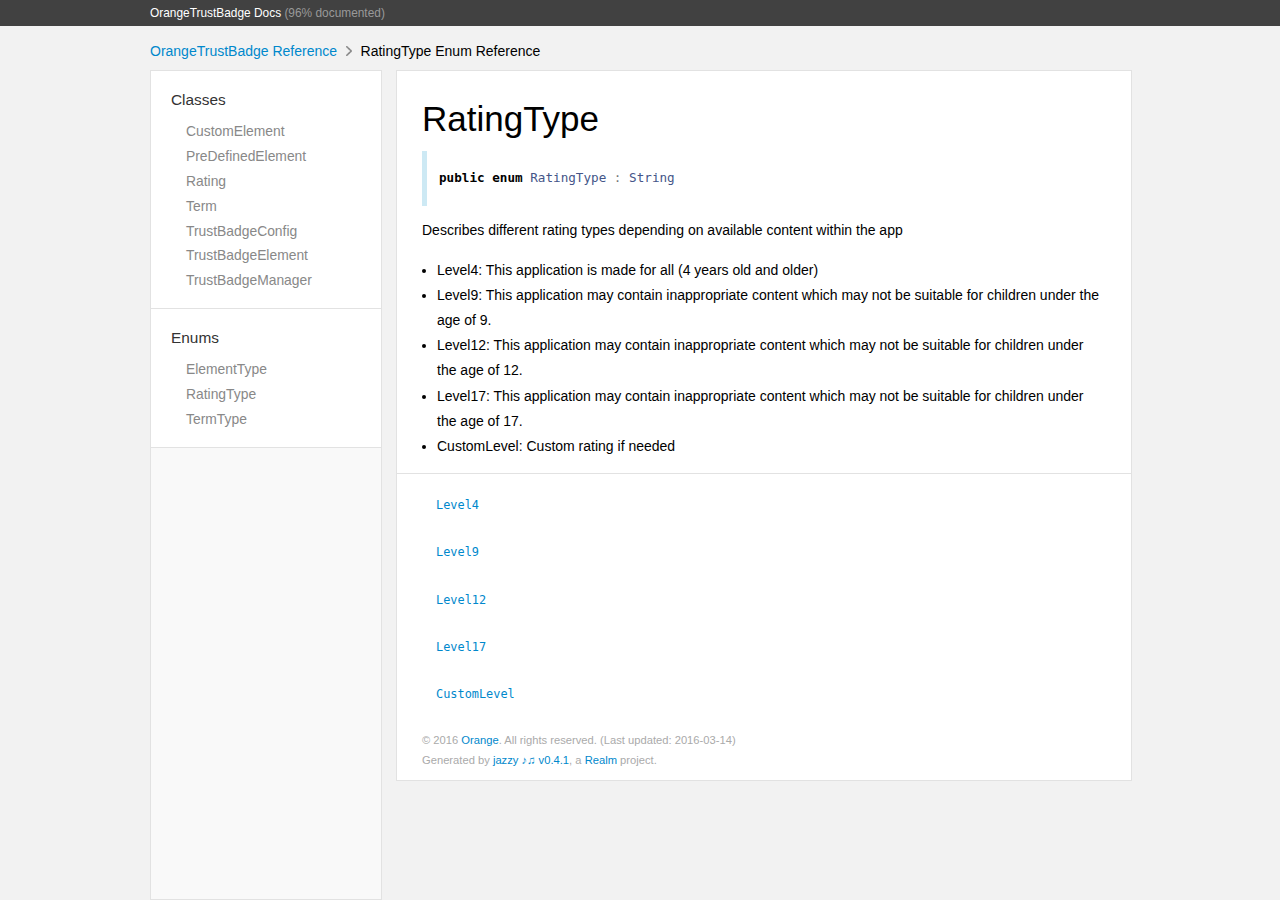
<file: docs/Enums/RatingType.html>
<!DOCTYPE html>
<html lang="en">
  <head>
    <title>RatingType Enum Reference</title>
    <link rel="stylesheet" type="text/css" href="../css/jazzy.css" />
    <link rel="stylesheet" type="text/css" href="../css/highlight.css" />
    <meta charset='utf-8'>
    <script src="../js/jquery.min.js" defer></script>
    <script src="../js/jazzy.js" defer></script>
  </head>
  <body>
    <a name="//apple_ref/swift/Enum/RatingType" class="dashAnchor"></a>
    <a title="RatingType Enum Reference"></a>
    <header>
      <div class="content-wrapper">
        <p><a href="../index.html">OrangeTrustBadge Docs</a> (96% documented)</p>
      </div>
    </header>
    <div class="content-wrapper">
      <p id="breadcrumbs">
        <a href="../index.html">OrangeTrustBadge Reference</a>
        <img id="carat" src="../img/carat.png" />
        RatingType Enum Reference
      </p>
    </div>
    <div class="content-wrapper">
      <nav class="sidebar">
        <ul class="nav-groups">
          <li class="nav-group-name">
            <a href="../Classes.html">Classes</a>
            <ul class="nav-group-tasks">
              <li class="nav-group-task">
                <a href="../Classes/CustomElement.html">CustomElement</a>
              </li>
              <li class="nav-group-task">
                <a href="../Classes/PreDefinedElement.html">PreDefinedElement</a>
              </li>
              <li class="nav-group-task">
                <a href="../Classes/Rating.html">Rating</a>
              </li>
              <li class="nav-group-task">
                <a href="../Classes/Term.html">Term</a>
              </li>
              <li class="nav-group-task">
                <a href="../Classes/TrustBadgeConfig.html">TrustBadgeConfig</a>
              </li>
              <li class="nav-group-task">
                <a href="../Classes/TrustBadgeElement.html">TrustBadgeElement</a>
              </li>
              <li class="nav-group-task">
                <a href="../Classes/TrustBadgeManager.html">TrustBadgeManager</a>
              </li>
            </ul>
          </li>
          <li class="nav-group-name">
            <a href="../Enums.html">Enums</a>
            <ul class="nav-group-tasks">
              <li class="nav-group-task">
                <a href="../Enums/ElementType.html">ElementType</a>
              </li>
              <li class="nav-group-task">
                <a href="../Enums/RatingType.html">RatingType</a>
              </li>
              <li class="nav-group-task">
                <a href="../Enums/TermType.html">TermType</a>
              </li>
            </ul>
          </li>
        </ul>
      </nav>
      <article class="main-content">
        <section>
          <section class="section">
            <h1>RatingType</h1>
              <div class="declaration">
                <div class="language">
                  <pre class="highlight"><code><span class="kd">public</span> <span class="kd">enum</span> <span class="kt">RatingType</span> <span class="p">:</span> <span class="kt">String</span></code></pre>

                </div>
              </div>
            <p>Describes different rating types depending on available content within the app</p>

<ul>
<li>Level4:      This application is made for all (4 years old and older)</li>
<li>Level9:      This application may contain inappropriate content which may not be suitable for children under the age of 9.</li>
<li>Level12:     This application may contain inappropriate content which may not be suitable for children under the age of 12.</li>
<li>Level17:     This application may contain inappropriate content which may not be suitable for children under the age of 17.</li>
<li>CustomLevel: Custom rating if needed</li>
</ul>

          </section>
          <section class="section task-group-section">
            <div class="task-group">
              <ul>
                <li class="item">
                  <div>
                    <code>
                    <a name="/s:FO16OrangeTrustBadge10RatingType6Level4FMS0_S0_"></a>
                    <a name="//apple_ref/swift/Element/Level4" class="dashAnchor"></a>
                    <a class="token" href="#/s:FO16OrangeTrustBadge10RatingType6Level4FMS0_S0_">Level4</a>
                    </code>
                  </div>
                  <div class="height-container">
                    <div class="pointer-container"></div>
                    <section class="section">
                      <div class="pointer"></div>
                      <div class="abstract">
                        <p>This application is made for all (4 years old and older)</p>

                      </div>
                      <div class="declaration">
                        <h4>Declaration</h4>
                        <div class="language">
                          <p class="aside-title">Swift</p>
                          <pre class="highlight"><code><span class="k">case</span> <span class="kt">Level4</span>  <span class="o">=</span> <span class="s">"level-4"</span></code></pre>

                        </div>
                      </div>
                    </section>
                  </div>
                </li>
              </ul>
            </div>
            <div class="task-group">
              <ul>
                <li class="item">
                  <div>
                    <code>
                    <a name="/s:FO16OrangeTrustBadge10RatingType6Level9FMS0_S0_"></a>
                    <a name="//apple_ref/swift/Element/Level9" class="dashAnchor"></a>
                    <a class="token" href="#/s:FO16OrangeTrustBadge10RatingType6Level9FMS0_S0_">Level9</a>
                    </code>
                  </div>
                  <div class="height-container">
                    <div class="pointer-container"></div>
                    <section class="section">
                      <div class="pointer"></div>
                      <div class="abstract">
                        <p>This application may contain inappropriate content which may not be suitable for children under the age of 9.</p>

                      </div>
                      <div class="declaration">
                        <h4>Declaration</h4>
                        <div class="language">
                          <p class="aside-title">Swift</p>
                          <pre class="highlight"><code><span class="k">case</span> <span class="kt">Level9</span>  <span class="o">=</span> <span class="s">"level-9"</span></code></pre>

                        </div>
                      </div>
                    </section>
                  </div>
                </li>
              </ul>
            </div>
            <div class="task-group">
              <ul>
                <li class="item">
                  <div>
                    <code>
                    <a name="/s:FO16OrangeTrustBadge10RatingType7Level12FMS0_S0_"></a>
                    <a name="//apple_ref/swift/Element/Level12" class="dashAnchor"></a>
                    <a class="token" href="#/s:FO16OrangeTrustBadge10RatingType7Level12FMS0_S0_">Level12</a>
                    </code>
                  </div>
                  <div class="height-container">
                    <div class="pointer-container"></div>
                    <section class="section">
                      <div class="pointer"></div>
                      <div class="abstract">
                        <p>This application may contain inappropriate content which may not be suitable for children under the age of 12.</p>

                      </div>
                      <div class="declaration">
                        <h4>Declaration</h4>
                        <div class="language">
                          <p class="aside-title">Swift</p>
                          <pre class="highlight"><code><span class="k">case</span> <span class="kt">Level12</span> <span class="o">=</span> <span class="s">"level-12"</span></code></pre>

                        </div>
                      </div>
                    </section>
                  </div>
                </li>
              </ul>
            </div>
            <div class="task-group">
              <ul>
                <li class="item">
                  <div>
                    <code>
                    <a name="/s:FO16OrangeTrustBadge10RatingType7Level17FMS0_S0_"></a>
                    <a name="//apple_ref/swift/Element/Level17" class="dashAnchor"></a>
                    <a class="token" href="#/s:FO16OrangeTrustBadge10RatingType7Level17FMS0_S0_">Level17</a>
                    </code>
                  </div>
                  <div class="height-container">
                    <div class="pointer-container"></div>
                    <section class="section">
                      <div class="pointer"></div>
                      <div class="abstract">
                        <p>This application may contain inappropriate content which may not be suitable for children under the age of 17.</p>

                      </div>
                      <div class="declaration">
                        <h4>Declaration</h4>
                        <div class="language">
                          <p class="aside-title">Swift</p>
                          <pre class="highlight"><code><span class="k">case</span> <span class="kt">Level17</span> <span class="o">=</span> <span class="s">"level-17"</span></code></pre>

                        </div>
                      </div>
                    </section>
                  </div>
                </li>
              </ul>
            </div>
            <div class="task-group">
              <ul>
                <li class="item">
                  <div>
                    <code>
                    <a name="/s:FO16OrangeTrustBadge10RatingType11CustomLevelFMS0_S0_"></a>
                    <a name="//apple_ref/swift/Element/CustomLevel" class="dashAnchor"></a>
                    <a class="token" href="#/s:FO16OrangeTrustBadge10RatingType11CustomLevelFMS0_S0_">CustomLevel</a>
                    </code>
                  </div>
                  <div class="height-container">
                    <div class="pointer-container"></div>
                    <section class="section">
                      <div class="pointer"></div>
                      <div class="abstract">
                        <p>Custom rating if needed</p>

                      </div>
                      <div class="declaration">
                        <h4>Declaration</h4>
                        <div class="language">
                          <p class="aside-title">Swift</p>
                          <pre class="highlight"><code><span class="k">case</span> <span class="kt">CustomLevel</span>  <span class="o">=</span> <span class="s">"custom"</span></code></pre>

                        </div>
                      </div>
                    </section>
                  </div>
                </li>
              </ul>
            </div>
          </section>
        </section>
        <section id="footer">
          <p>&copy; 2016 <a class="link" href="https://github.com/Orange-OpenSource/orange-trust-badge-ios.git" target="_blank" rel="external">Orange</a>. All rights reserved. (Last updated: 2016-03-14)</p>
          <p>Generated by <a class="link" href="https://github.com/realm/jazzy" target="_blank" rel="external">jazzy ♪♫ v0.4.1</a>, a <a class="link" href="http://realm.io" target="_blank" rel="external">Realm</a> project.</p>
        </section>
      </article>
    </div>
  </body>
</div>
</html>
</file>
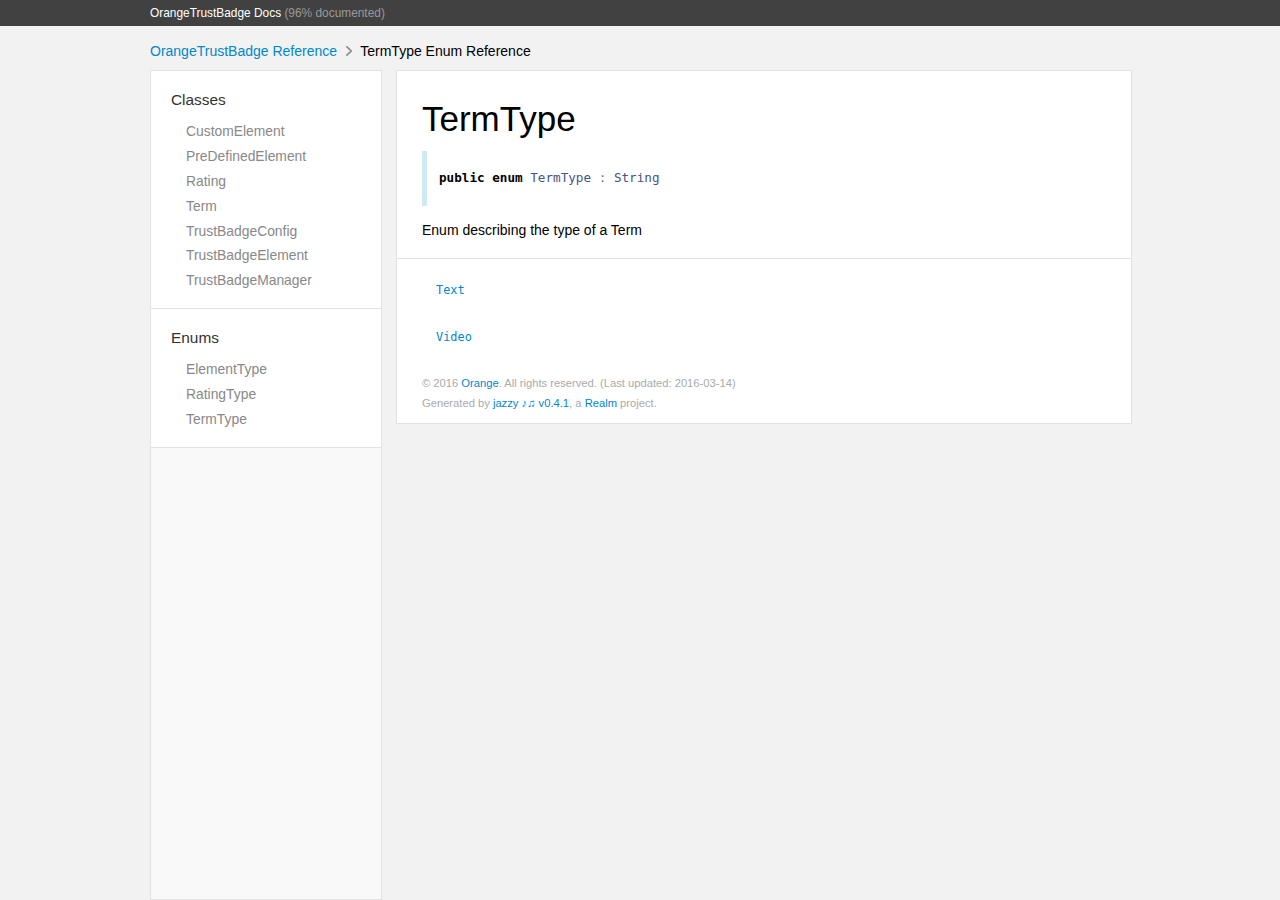
<file: docs/Enums/TermType.html>
<!DOCTYPE html>
<html lang="en">
  <head>
    <title>TermType Enum Reference</title>
    <link rel="stylesheet" type="text/css" href="../css/jazzy.css" />
    <link rel="stylesheet" type="text/css" href="../css/highlight.css" />
    <meta charset='utf-8'>
    <script src="../js/jquery.min.js" defer></script>
    <script src="../js/jazzy.js" defer></script>
  </head>
  <body>
    <a name="//apple_ref/swift/Enum/TermType" class="dashAnchor"></a>
    <a title="TermType Enum Reference"></a>
    <header>
      <div class="content-wrapper">
        <p><a href="../index.html">OrangeTrustBadge Docs</a> (96% documented)</p>
      </div>
    </header>
    <div class="content-wrapper">
      <p id="breadcrumbs">
        <a href="../index.html">OrangeTrustBadge Reference</a>
        <img id="carat" src="../img/carat.png" />
        TermType Enum Reference
      </p>
    </div>
    <div class="content-wrapper">
      <nav class="sidebar">
        <ul class="nav-groups">
          <li class="nav-group-name">
            <a href="../Classes.html">Classes</a>
            <ul class="nav-group-tasks">
              <li class="nav-group-task">
                <a href="../Classes/CustomElement.html">CustomElement</a>
              </li>
              <li class="nav-group-task">
                <a href="../Classes/PreDefinedElement.html">PreDefinedElement</a>
              </li>
              <li class="nav-group-task">
                <a href="../Classes/Rating.html">Rating</a>
              </li>
              <li class="nav-group-task">
                <a href="../Classes/Term.html">Term</a>
              </li>
              <li class="nav-group-task">
                <a href="../Classes/TrustBadgeConfig.html">TrustBadgeConfig</a>
              </li>
              <li class="nav-group-task">
                <a href="../Classes/TrustBadgeElement.html">TrustBadgeElement</a>
              </li>
              <li class="nav-group-task">
                <a href="../Classes/TrustBadgeManager.html">TrustBadgeManager</a>
              </li>
            </ul>
          </li>
          <li class="nav-group-name">
            <a href="../Enums.html">Enums</a>
            <ul class="nav-group-tasks">
              <li class="nav-group-task">
                <a href="../Enums/ElementType.html">ElementType</a>
              </li>
              <li class="nav-group-task">
                <a href="../Enums/RatingType.html">RatingType</a>
              </li>
              <li class="nav-group-task">
                <a href="../Enums/TermType.html">TermType</a>
              </li>
            </ul>
          </li>
        </ul>
      </nav>
      <article class="main-content">
        <section>
          <section class="section">
            <h1>TermType</h1>
              <div class="declaration">
                <div class="language">
                  <pre class="highlight"><code><span class="kd">public</span> <span class="kd">enum</span> <span class="kt">TermType</span> <span class="p">:</span> <span class="kt">String</span></code></pre>

                </div>
              </div>
            <p>Enum describing the type of a Term</p>

          </section>
          <section class="section task-group-section">
            <div class="task-group">
              <ul>
                <li class="item">
                  <div>
                    <code>
                    <a name="/s:FO16OrangeTrustBadge8TermType4TextFMS0_S0_"></a>
                    <a name="//apple_ref/swift/Element/Text" class="dashAnchor"></a>
                    <a class="token" href="#/s:FO16OrangeTrustBadge8TermType4TextFMS0_S0_">Text</a>
                    </code>
                  </div>
                  <div class="height-container">
                    <div class="pointer-container"></div>
                    <section class="section">
                      <div class="pointer"></div>
                      <div class="abstract">
                        <p>A block displaying textual terms of use</p>

                      </div>
                      <div class="declaration">
                        <h4>Declaration</h4>
                        <div class="language">
                          <p class="aside-title">Swift</p>
                          <pre class="highlight"><code><span class="k">case</span> <span class="kt">Text</span></code></pre>

                        </div>
                      </div>
                    </section>
                  </div>
                </li>
              </ul>
            </div>
            <div class="task-group">
              <ul>
                <li class="item">
                  <div>
                    <code>
                    <a name="/s:FO16OrangeTrustBadge8TermType5VideoFMS0_S0_"></a>
                    <a name="//apple_ref/swift/Element/Video" class="dashAnchor"></a>
                    <a class="token" href="#/s:FO16OrangeTrustBadge8TermType5VideoFMS0_S0_">Video</a>
                    </code>
                  </div>
                  <div class="height-container">
                    <div class="pointer-container"></div>
                    <section class="section">
                      <div class="pointer"></div>
                      <div class="abstract">
                        <p>A block displaying a video in terms of use</p>

                      </div>
                      <div class="declaration">
                        <h4>Declaration</h4>
                        <div class="language">
                          <p class="aside-title">Swift</p>
                          <pre class="highlight"><code><span class="k">case</span> <span class="kt">Video</span> <span class="o">=</span> <span class="s">"video"</span></code></pre>

                        </div>
                      </div>
                    </section>
                  </div>
                </li>
              </ul>
            </div>
          </section>
        </section>
        <section id="footer">
          <p>&copy; 2016 <a class="link" href="https://github.com/Orange-OpenSource/orange-trust-badge-ios.git" target="_blank" rel="external">Orange</a>. All rights reserved. (Last updated: 2016-03-14)</p>
          <p>Generated by <a class="link" href="https://github.com/realm/jazzy" target="_blank" rel="external">jazzy ♪♫ v0.4.1</a>, a <a class="link" href="http://realm.io" target="_blank" rel="external">Realm</a> project.</p>
        </section>
      </article>
    </div>
  </body>
</div>
</html>
</file>
<file: docs/css/jazzy.css>
html, body, div, span, h1, h3, h4, p, a, code, em, img, ul, li, table, tbody, tr, td {
  background: transparent;
  border: 0;
  margin: 0;
  outline: 0;
  padding: 0;
  vertical-align: baseline; }

body {
  background-color: #f2f2f2;
  font-family: Helvetica, freesans, Arial, sans-serif;
  font-size: 14px;
  -webkit-font-smoothing: subpixel-antialiased;
  word-wrap: break-word; }

h1, h2, h3 {
  margin-top: 0.8em;
  margin-bottom: 0.3em;
  font-weight: 100;
  color: black; }

h1 {
  font-size: 2.5em; }

h2 {
  font-size: 2em;
  border-bottom: 1px solid #e2e2e2; }

h4 {
  font-size: 13px;
  line-height: 1.5;
  margin-top: 21px; }

h5 {
  font-size: 1.1em; }

h6 {
  font-size: 1.1em;
  color: #777; }

.section-name {
  color: gray;
  display: block;
  font-family: Helvetica;
  font-size: 22px;
  font-weight: 100;
  margin-bottom: 15px; }

pre, code {
  font: 0.95em Menlo, monospace;
  color: #777;
  word-wrap: normal; }

p code, li code {
  background-color: #eee;
  padding: 2px 4px;
  border-radius: 4px; }

a {
  color: #0088cc;
  text-decoration: none; }

ul {
  padding-left: 15px; }

li {
  line-height: 1.8em; }

img {
  max-width: 100%; }

blockquote {
  margin-left: 0;
  padding: 0 10px;
  border-left: 4px solid #ccc; }

.content-wrapper {
  margin: 0 auto;
  width: 980px; }

header {
  font-size: 0.85em;
  line-height: 26px;
  background-color: #414141;
  position: fixed;
  width: 100%;
  z-index: 1; }
  header img {
    padding-right: 6px;
    vertical-align: -4px;
    height: 16px; }
  header a {
    color: #fff; }
  header p {
    float: left;
    color: #999; }
  header .header-right {
    float: right;
    margin-left: 16px; }

#breadcrumbs {
  background-color: #f2f2f2;
  height: 27px;
  padding-top: 17px;
  position: fixed;
  width: 100%;
  z-index: 1;
  margin-top: 26px; }
  #breadcrumbs #carat {
    height: 10px;
    margin: 0 5px; }

.sidebar {
  background-color: #f9f9f9;
  border: 1px solid #e2e2e2;
  overflow-y: auto;
  overflow-x: hidden;
  position: fixed;
  top: 70px;
  bottom: 0;
  width: 230px;
  word-wrap: normal; }

.nav-groups {
  list-style-type: none;
  background: #fff;
  padding-left: 0; }

.nav-group-name {
  border-bottom: 1px solid #e2e2e2;
  font-size: 1.1em;
  font-weight: 100;
  padding: 15px 0 15px 20px; }
  .nav-group-name > a {
    color: #333; }

.nav-group-tasks {
  margin-top: 5px; }

.nav-group-task {
  font-size: 0.9em;
  list-style-type: none; }
  .nav-group-task a {
    color: #888; }

.main-content {
  background-color: #fff;
  border: 1px solid #e2e2e2;
  margin-left: 246px;
  position: absolute;
  overflow: hidden;
  padding-bottom: 60px;
  top: 70px;
  width: 734px; }
  .main-content p, .main-content a, .main-content code, .main-content em, .main-content ul, .main-content table, .main-content blockquote {
    margin-bottom: 1em; }
  .main-content p {
    line-height: 1.8em; }
  .main-content section .section:first-child {
    margin-top: 0;
    padding-top: 0; }
  .main-content section .task-group-section .task-group:first-of-type {
    padding-top: 10px; }
    .main-content section .task-group-section .task-group:first-of-type .section-name {
      padding-top: 15px; }

.section {
  padding: 0 25px; }

.highlight {
  background-color: #eee;
  padding: 10px 12px;
  border: 1px solid #e2e2e2;
  border-radius: 4px;
  overflow-x: auto; }

.declaration .highlight {
  overflow-x: initial;
  padding: 0 40px 40px 0;
  margin-bottom: -25px;
  background-color: transparent;
  border: none; }

.section-name {
  margin: 0;
  margin-left: 18px; }

.task-group-section {
  padding-left: 6px;
  border-top: 1px solid #e2e2e2; }

.task-group {
  padding-top: 0px; }

.task-name-container a[name]:before {
  content: "";
  display: block;
  padding-top: 70px;
  margin: -70px 0 0; }

.item {
  padding-top: 8px;
  width: 100%;
  list-style-type: none; }
  .item a[name]:before {
    content: "";
    display: block;
    padding-top: 70px;
    margin: -70px 0 0; }
  .item code {
    background-color: transparent;
    padding: 0; }
  .item .token {
    padding-left: 3px;
    margin-left: 15px;
    font-size: 11.9px; }
  .item .declaration-note {
    font-size: .85em;
    color: gray;
    font-style: italic; }

.pointer-container {
  border-bottom: 1px solid #e2e2e2;
  left: -23px;
  padding-bottom: 13px;
  position: relative;
  width: 110%; }

.pointer {
  background: #f9f9f9;
  border-left: 1px solid #e2e2e2;
  border-top: 1px solid #e2e2e2;
  height: 12px;
  left: 21px;
  top: -7px;
  -webkit-transform: rotate(45deg);
  -moz-transform: rotate(45deg);
  -o-transform: rotate(45deg);
  transform: rotate(45deg);
  position: absolute;
  width: 12px; }

.height-container {
  display: none;
  left: -25px;
  padding: 0 25px;
  position: relative;
  width: 100%;
  overflow: hidden; }
  .height-container .section {
    background: #f9f9f9;
    border-bottom: 1px solid #e2e2e2;
    left: -25px;
    position: relative;
    width: 100%;
    padding-top: 10px;
    padding-bottom: 5px; }

.aside, .language {
  padding: 6px 12px;
  margin: 12px 0;
  border-left: 5px solid #dddddd;
  overflow-y: hidden; }
  .aside .aside-title, .language .aside-title {
    font-size: 9px;
    letter-spacing: 2px;
    text-transform: uppercase;
    padding-bottom: 0;
    margin: 0;
    color: #aaa;
    -webkit-user-select: none; }
  .aside p:last-child, .language p:last-child {
    margin-bottom: 0; }

.language {
  border-left: 5px solid #cde9f4; }
  .language .aside-title {
    color: #4b8afb; }

.aside-warning {
  border-left: 5px solid #ff6666; }
  .aside-warning .aside-title {
    color: #ff0000; }

.graybox {
  border-collapse: collapse;
  width: 100%; }
  .graybox p {
    margin: 0;
    word-break: break-word;
    min-width: 50px; }
  .graybox td {
    border: 1px solid #e2e2e2;
    padding: 5px 25px 5px 10px;
    vertical-align: middle; }
  .graybox tr td:first-of-type {
    text-align: right;
    padding: 7px;
    vertical-align: top;
    word-break: normal;
    width: 40px; }

.slightly-smaller {
  font-size: 0.9em; }

#footer {
  position: absolute;
  bottom: 10px;
  margin-left: 25px; }
  #footer p {
    margin: 0;
    color: #aaa;
    font-size: 0.8em; }

html.dash header, html.dash #breadcrumbs, html.dash .sidebar {
  display: none; }
html.dash .main-content {
  width: 980px;
  margin-left: 0;
  border: none;
  width: 100%;
  top: 0;
  padding-bottom: 0; }
html.dash .height-container {
  display: block; }
html.dash .item .token {
  margin-left: 0; }
html.dash .content-wrapper {
  width: auto; }
html.dash #footer {
  position: static; }
</file>
<file: docs/css/highlight.css>
/* Credit to https://gist.github.com/wataru420/2048287 */
.highlight {
  /* Comment */
  /* Error */
  /* Keyword */
  /* Operator */
  /* Comment.Multiline */
  /* Comment.Preproc */
  /* Comment.Single */
  /* Comment.Special */
  /* Generic.Deleted */
  /* Generic.Deleted.Specific */
  /* Generic.Emph */
  /* Generic.Error */
  /* Generic.Heading */
  /* Generic.Inserted */
  /* Generic.Inserted.Specific */
  /* Generic.Output */
  /* Generic.Prompt */
  /* Generic.Strong */
  /* Generic.Subheading */
  /* Generic.Traceback */
  /* Keyword.Constant */
  /* Keyword.Declaration */
  /* Keyword.Pseudo */
  /* Keyword.Reserved */
  /* Keyword.Type */
  /* Literal.Number */
  /* Literal.String */
  /* Name.Attribute */
  /* Name.Builtin */
  /* Name.Class */
  /* Name.Constant */
  /* Name.Entity */
  /* Name.Exception */
  /* Name.Function */
  /* Name.Namespace */
  /* Name.Tag */
  /* Name.Variable */
  /* Operator.Word */
  /* Text.Whitespace */
  /* Literal.Number.Float */
  /* Literal.Number.Hex */
  /* Literal.Number.Integer */
  /* Literal.Number.Oct */
  /* Literal.String.Backtick */
  /* Literal.String.Char */
  /* Literal.String.Doc */
  /* Literal.String.Double */
  /* Literal.String.Escape */
  /* Literal.String.Heredoc */
  /* Literal.String.Interpol */
  /* Literal.String.Other */
  /* Literal.String.Regex */
  /* Literal.String.Single */
  /* Literal.String.Symbol */
  /* Name.Builtin.Pseudo */
  /* Name.Variable.Class */
  /* Name.Variable.Global */
  /* Name.Variable.Instance */
  /* Literal.Number.Integer.Long */ }
  .highlight .c {
    color: #999988;
    font-style: italic; }
  .highlight .err {
    color: #a61717;
    background-color: #e3d2d2; }
  .highlight .k {
    color: #000000;
    font-weight: bold; }
  .highlight .o {
    color: #000000;
    font-weight: bold; }
  .highlight .cm {
    color: #999988;
    font-style: italic; }
  .highlight .cp {
    color: #999999;
    font-weight: bold; }
  .highlight .c1 {
    color: #999988;
    font-style: italic; }
  .highlight .cs {
    color: #999999;
    font-weight: bold;
    font-style: italic; }
  .highlight .gd {
    color: #000000;
    background-color: #ffdddd; }
  .highlight .gd .x {
    color: #000000;
    background-color: #ffaaaa; }
  .highlight .ge {
    color: #000000;
    font-style: italic; }
  .highlight .gr {
    color: #aa0000; }
  .highlight .gh {
    color: #999999; }
  .highlight .gi {
    color: #000000;
    background-color: #ddffdd; }
  .highlight .gi .x {
    color: #000000;
    background-color: #aaffaa; }
  .highlight .go {
    color: #888888; }
  .highlight .gp {
    color: #555555; }
  .highlight .gs {
    font-weight: bold; }
  .highlight .gu {
    color: #aaaaaa; }
  .highlight .gt {
    color: #aa0000; }
  .highlight .kc {
    color: #000000;
    font-weight: bold; }
  .highlight .kd {
    color: #000000;
    font-weight: bold; }
  .highlight .kp {
    color: #000000;
    font-weight: bold; }
  .highlight .kr {
    color: #000000;
    font-weight: bold; }
  .highlight .kt {
    color: #445588; }
  .highlight .m {
    color: #009999; }
  .highlight .s {
    color: #d14; }
  .highlight .na {
    color: #008080; }
  .highlight .nb {
    color: #0086B3; }
  .highlight .nc {
    color: #445588;
    font-weight: bold; }
  .highlight .no {
    color: #008080; }
  .highlight .ni {
    color: #800080; }
  .highlight .ne {
    color: #990000;
    font-weight: bold; }
  .highlight .nf {
    color: #990000; }
  .highlight .nn {
    color: #555555; }
  .highlight .nt {
    color: #000080; }
  .highlight .nv {
    color: #008080; }
  .highlight .ow {
    color: #000000;
    font-weight: bold; }
  .highlight .w {
    color: #bbbbbb; }
  .highlight .mf {
    color: #009999; }
  .highlight .mh {
    color: #009999; }
  .highlight .mi {
    color: #009999; }
  .highlight .mo {
    color: #009999; }
  .highlight .sb {
    color: #d14; }
  .highlight .sc {
    color: #d14; }
  .highlight .sd {
    color: #d14; }
  .highlight .s2 {
    color: #d14; }
  .highlight .se {
    color: #d14; }
  .highlight .sh {
    color: #d14; }
  .highlight .si {
    color: #d14; }
  .highlight .sx {
    color: #d14; }
  .highlight .sr {
    color: #009926; }
  .highlight .s1 {
    color: #d14; }
  .highlight .ss {
    color: #990073; }
  .highlight .bp {
    color: #999999; }
  .highlight .vc {
    color: #008080; }
  .highlight .vg {
    color: #008080; }
  .highlight .vi {
    color: #008080; }
  .highlight .il {
    color: #009999; }
</file>
